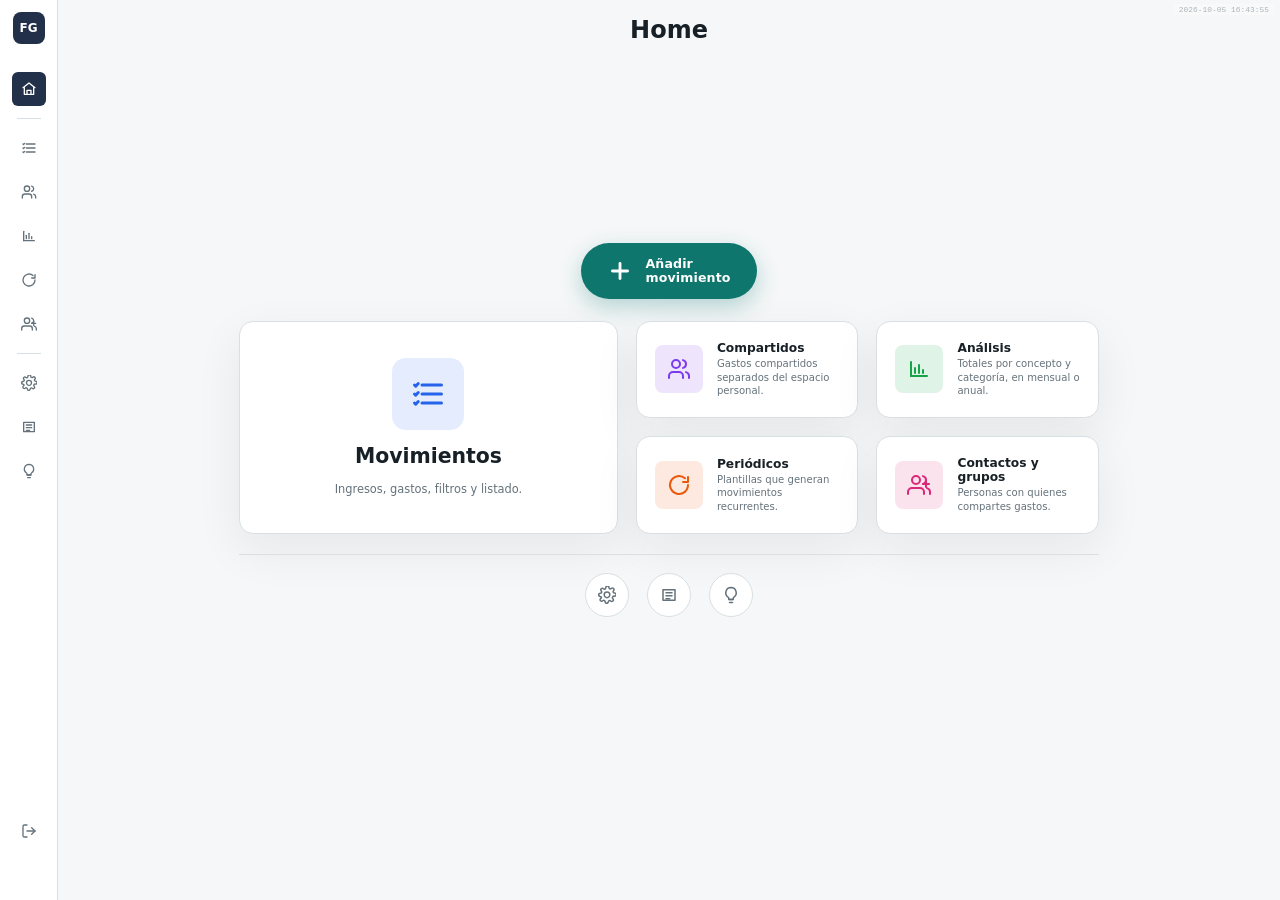
<file: index.html>
<!doctype html>
<html lang="es-ES">
  <head>
    <meta charset="utf-8">
    <meta name="viewport" content="width=device-width, initial-scale=1">
    <title>FlowGrid</title>
    <script>
      // En el host de desarrollo (dev.flowgrid.arcdev.app) cambiamos
      // título y manifest a la versión "Dev FlowGrid" antes de que
      // el navegador procese el manifest. Así, al instalar como
      // PWA o añadir al home screen, el atajo se llama distinto que
      // el de producción y se puede tener ambos sin confundirlos.
      // Importante: este script tiene que ir ANTES del <link
      // rel="manifest"> para que la sustitución del href ocurra a
      // tiempo. Hacemos el rewrite vía DOMContentLoaded pero
      // también seteamos el title de inmediato.
      (function () {
        if (!/^dev\./.test(location.hostname)) return;
        document.title = "Dev FlowGrid";
        document.addEventListener("DOMContentLoaded", function () {
          const link = document.getElementById("app-manifest");
          if (link) {
            link.href = "manifest-dev.webmanifest?v=20261102-gold-v2";
          }
        });
      })();
    </script>
    <!-- Iconos. Los archivos viven en /icons; al cambiarlos conviene
         bumpear el query-string ?v= para forzar refresh en clientes con
         caché agresivo (favicons en especial). -->
    <link rel="icon" type="image/x-icon" href="icons/flowgrid-v2.ico?v=20261102-gold-v2">
    <link rel="icon" type="image/png" sizes="32x32" href="icons/flowgrid-icon-32-v2.png?v=20261102-gold-v2">
    <link rel="icon" type="image/png" sizes="16x16" href="icons/flowgrid-icon-16-v2.png?v=20261102-gold-v2">
    <link rel="apple-touch-icon" sizes="180x180" href="icons/flowgrid-icon-180-v2.png?v=20261102-gold-v2">
    <link id="app-manifest" rel="manifest" href="manifest.webmanifest?v=20261102-gold-v2">
    <meta name="theme-color" content="#228974">
    <link rel="stylesheet" href="styles.css?v=2026-10-05-1643">
    <style>
      /* Critical inline CSS for the mobile type-toggle. Inlined so it loads
         atomically with the HTML and can't be defeated by a stale styles.css
         cache. Type-select-field hidden ONLY when JS has confirmed the toggle
         is wired up (see .js-type-toggle on the form), so if scripts fail
         the user still has the original Tipo select to fall back on. */
      .type-toggle { display: none; }
      .type-toggle-button {
        display: grid;
        place-items: center;
        min-height: 76px;
        padding: 12px;
        color: #65727b;
        background: #fbfcfd;
        border: 2px solid #d8e0e4;
        border-radius: 12px;
        font: inherit;
        font-size: 1.1rem;
        font-weight: 800;
        cursor: pointer;
      }
      .type-toggle-button[data-type-target="expense"].is-active {
        color: #c92a2a;
        background: rgba(201, 42, 42, 0.08);
        border-color: #c92a2a;
      }
      .type-toggle-button[data-type-target="income"].is-active {
        color: #18794e;
        background: rgba(24, 121, 78, 0.08);
        border-color: #18794e;
      }
      @media (max-width: 719px) {
        .type-toggle {
          display: grid;
          grid-template-columns: 1fr 1fr;
          gap: 10px;
        }
        .movement-form .type-select-field {
          display: none;
        }
      }
    </style>
  </head>
  <body>
    <div id="auth-gate" class="auth-gate" hidden>
      <div class="auth-card">
        <div class="auth-brand">
          <span class="brand-mark">FG</span>
          <strong>FlowGrid</strong>
        </div>
        <h1>Entra con tu correo</h1>
        <p class="auth-blurb">Te enviamos un enlace magico. Haz clic en el desde tu correo y entras directo, sin contrasenas.</p>
        <form id="auth-form" class="auth-form">
          <label>
            <span>Correo electronico</span>
            <input id="auth-email" name="email" type="email" autocomplete="email" required>
          </label>
          <button id="auth-submit" class="primary-action" type="submit">Enviar enlace</button>
          <p id="auth-feedback" role="status" aria-live="polite"></p>
        </form>
      </div>
    </div>

    <div class="shell">
      <aside class="sidebar" aria-label="Navegacion principal">
        <div class="brand">
          <span class="brand-mark">FG</span>
          <div>
            <strong>FlowGrid</strong>
            <span>Finanzas personales</span>
          </div>
        </div>

        <nav class="nav">
          <button class="nav-button is-active" type="button" data-view-target="home" aria-label="Home">
            <svg class="nav-icon" aria-hidden="true" viewBox="0 0 24 24">
              <path d="m3 10 9-7 9 7"></path>
              <path d="M5 10v10h14V10"></path>
              <path d="M9 20v-6h6v6"></path>
            </svg>
          </button>
          <span class="nav-separator" aria-hidden="true"></span>
          <button class="nav-button" type="button" data-view-target="movements" aria-label="Movimientos">
            <svg class="nav-icon" aria-hidden="true" viewBox="0 0 24 24">
              <path d="M8 6h13"></path>
              <path d="M8 12h13"></path>
              <path d="M8 18h13"></path>
              <path d="m3 6 .8.8L5.5 5"></path>
              <path d="m3 12 .8.8 1.7-1.8"></path>
              <path d="m3 18 .8.8 1.7-1.8"></path>
            </svg>
          </button>
          <button class="nav-button" type="button" data-view-target="shared" aria-label="Compartidos">
            <svg class="nav-icon" aria-hidden="true" viewBox="0 0 24 24">
              <path d="M16 21v-2a4 4 0 0 0-4-4H6a4 4 0 0 0-4 4v2"></path>
              <path d="M9 11a4 4 0 1 0 0-8 4 4 0 0 0 0 8Z"></path>
              <path d="M22 21v-2a4 4 0 0 0-3-3.87"></path>
              <path d="M16 3.13a4 4 0 0 1 0 7.75"></path>
            </svg>
          </button>
          <button class="nav-button" type="button" data-view-target="analysis" aria-label="Análisis">
            <svg class="nav-icon" aria-hidden="true" viewBox="0 0 24 24">
              <path d="M4 19V5"></path>
              <path d="M4 19h16"></path>
              <path d="M8 16v-5"></path>
              <path d="M12 16V8"></path>
              <path d="M16 16v-3"></path>
            </svg>
          </button>
          <button class="nav-button" type="button" data-view-target="recurring" aria-label="Periódicos">
            <svg class="nav-icon" aria-hidden="true" viewBox="0 0 24 24">
              <path d="M21 12a9 9 0 1 1-3-6.7"></path>
              <path d="M21 4v5h-5"></path>
            </svg>
          </button>
          <button class="nav-button" type="button" data-view-target="contacts-groups" aria-label="Contactos y grupos">
            <svg class="nav-icon" aria-hidden="true" viewBox="0 0 24 24">
              <path d="M17 21v-2a4 4 0 0 0-4-4H5a4 4 0 0 0-4 4v2"></path>
              <path d="M9 11a4 4 0 1 0 0-8 4 4 0 0 0 0 8Z"></path>
              <path d="M23 21v-2a4 4 0 0 0-3-3.87"></path>
              <path d="M16 3.13a4 4 0 0 1 0 7.75"></path>
              <path d="M19 8v6"></path>
              <path d="M22 11h-6"></path>
            </svg>
          </button>
          <span class="nav-separator" aria-hidden="true"></span>
          <button class="nav-button" type="button" data-view-target="settings" aria-label="Configuracion">
            <svg class="nav-icon" aria-hidden="true" viewBox="0 0 24 24">
              <path d="M12 15.5A3.5 3.5 0 1 0 12 8a3.5 3.5 0 0 0 0 7.5Z"></path>
              <path d="M19.4 15a1.8 1.8 0 0 0 .36 1.98l.05.05a2.1 2.1 0 0 1-2.97 2.97l-.05-.05a1.8 1.8 0 0 0-1.98-.36 1.8 1.8 0 0 0-1.1 1.66V21a2.1 2.1 0 0 1-4.2 0v-.07a1.8 1.8 0 0 0-1.1-1.66 1.8 1.8 0 0 0-1.98.36l-.05.05a2.1 2.1 0 0 1-2.97-2.97l.05-.05A1.8 1.8 0 0 0 4.6 15a1.8 1.8 0 0 0-1.66-1.1H3a2.1 2.1 0 0 1 0-4.2h.07A1.8 1.8 0 0 0 4.73 8.6a1.8 1.8 0 0 0-.36-1.98l-.05-.05A2.1 2.1 0 0 1 7.29 3.6l.05.05a1.8 1.8 0 0 0 1.98.36A1.8 1.8 0 0 0 10.42 2.35V2a2.1 2.1 0 0 1 4.2 0v.07a1.8 1.8 0 0 0 1.1 1.66 1.8 1.8 0 0 0 1.98-.36l.05-.05a2.1 2.1 0 0 1 2.97 2.97l-.05.05a1.8 1.8 0 0 0-.36 1.98 1.8 1.8 0 0 0 1.66 1.1H22a2.1 2.1 0 0 1 0 4.2h-.07A1.8 1.8 0 0 0 19.4 15Z"></path>
            </svg>
          </button>
          <button class="nav-button" type="button" data-view-target="news" aria-label="Novedades">
            <svg class="nav-icon" aria-hidden="true" viewBox="0 0 24 24">
              <path d="M4 5h16v14H4z"></path>
              <path d="M8 9h8"></path>
              <path d="M8 13h8"></path>
              <path d="M8 17h5"></path>
            </svg>
          </button>
          <button class="nav-button" type="button" data-view-target="roadmap" aria-label="Proximas mejoras">
            <svg class="nav-icon" aria-hidden="true" viewBox="0 0 24 24" fill="none" stroke="currentColor" stroke-width="2" stroke-linecap="round" stroke-linejoin="round">
              <path d="M9 18h6"></path>
              <path d="M10 22h4"></path>
              <path d="M12 2a7 7 0 0 0-4 12.7c.6.4 1 1 1 1.7v.6a1 1 0 0 0 1 1h4a1 1 0 0 0 1-1v-.6c0-.7.4-1.3 1-1.7A7 7 0 0 0 12 2Z"></path>
            </svg>
          </button>
        </nav>

        <button id="auth-logout" class="session-logout" type="button" title="Cerrar sesion" aria-label="Cerrar sesion">
          <svg class="nav-icon" aria-hidden="true" viewBox="0 0 24 24">
            <path d="M9 21H5a2 2 0 0 1-2-2V5a2 2 0 0 1 2-2h4"></path>
            <path d="M16 17l5-5-5-5"></path>
            <path d="M21 12H9"></path>
          </svg>
        </button>
        <span id="auth-user" class="session-email" aria-live="polite"></span>
      </aside>

      <main class="app">
        <section class="view is-active" id="home-view" data-view="home" aria-labelledby="home-title">
          <header class="topbar">
            <div>
              <h1 id="home-title">Home</h1>
            </div>
          </header>

          <section class="panel">
            <button id="home-add-movement-cta" class="home-add-cta" type="button">
              <svg aria-hidden="true" viewBox="0 0 24 24" fill="none" stroke="currentColor" stroke-width="2.6" stroke-linecap="round" stroke-linejoin="round">
                <path d="M12 5v14"></path>
                <path d="M5 12h14"></path>
              </svg>
              <span class="home-add-cta-label">
                <span>A&ntilde;adir</span>
                <span>movimiento</span>
              </span>
            </button>

            <button id="home-inbox-banner" class="home-inbox-banner" type="button" hidden>
              <svg aria-hidden="true" viewBox="0 0 24 24" fill="none" stroke="currentColor" stroke-width="2" stroke-linecap="round" stroke-linejoin="round">
                <path d="M22 12h-6l-2 3h-4l-2-3H2"></path>
                <path d="M5.45 5.11 2 12v6a2 2 0 0 0 2 2h16a2 2 0 0 0 2-2v-6l-3.45-6.89A2 2 0 0 0 16.76 4H7.24a2 2 0 0 0-1.79 1.11z"></path>
              </svg>
              <span id="home-inbox-banner-text">Tienes propuestas esperando en la bandeja.</span>
              <strong>Revisar</strong>
            </button>

            <div class="module-groups">
              <section class="module-group">
                <div class="home-modules-layout">
                  <button class="module-card module-card--accent home-module-primary" type="button" data-view-target="movements" data-color="blue">
                    <span class="module-icon">
                      <svg class="nav-icon" aria-hidden="true" viewBox="0 0 24 24">
                        <path d="M8 6h13"></path>
                        <path d="M8 12h13"></path>
                        <path d="M8 18h13"></path>
                        <path d="m3 6 .8.8L5.5 5"></path>
                        <path d="m3 12 .8.8 1.7-1.8"></path>
                        <path d="m3 18 .8.8 1.7-1.8"></path>
                      </svg>
                    </span>
                    <strong>Movimientos</strong>
                    <small>Ingresos, gastos, filtros y listado.</small>
                  </button>

                  <div class="home-modules-secondary">
                    <button class="module-card module-card--accent home-module-secondary" type="button" data-view-target="shared" data-color="violet">
                      <span class="module-icon">
                        <svg class="nav-icon" aria-hidden="true" viewBox="0 0 24 24">
                          <path d="M16 21v-2a4 4 0 0 0-4-4H6a4 4 0 0 0-4 4v2"></path>
                          <path d="M9 11a4 4 0 1 0 0-8 4 4 0 0 0 0 8Z"></path>
                          <path d="M22 21v-2a4 4 0 0 0-3-3.87"></path>
                          <path d="M16 3.13a4 4 0 0 1 0 7.75"></path>
                        </svg>
                      </span>
                      <strong>Compartidos</strong>
                      <small>Gastos compartidos separados del espacio personal.</small>
                    </button>
                    <button class="module-card module-card--accent home-module-secondary" type="button" data-view-target="analysis" data-color="green">
                      <span class="module-icon">
                        <svg class="nav-icon" aria-hidden="true" viewBox="0 0 24 24">
                          <path d="M4 19V5"></path>
                          <path d="M4 19h16"></path>
                          <path d="M8 16v-5"></path>
                          <path d="M12 16V8"></path>
                          <path d="M16 16v-3"></path>
                        </svg>
                      </span>
                      <strong>An&aacute;lisis</strong>
                      <small>Totales por concepto y categor&iacute;a, en mensual o anual.</small>
                    </button>
                    <button class="module-card module-card--accent home-module-secondary" type="button" data-view-target="recurring" data-color="orange">
                      <span class="module-icon">
                        <svg class="nav-icon" aria-hidden="true" viewBox="0 0 24 24">
                          <path d="M21 12a9 9 0 1 1-3-6.7"></path>
                          <path d="M21 4v5h-5"></path>
                        </svg>
                      </span>
                      <strong>Peri&oacute;dicos</strong>
                      <small>Plantillas que generan movimientos recurrentes.</small>
                    </button>
                    <button class="module-card module-card--accent home-module-secondary" type="button" data-view-target="contacts-groups" data-color="rose">
                      <span class="module-icon">
                        <svg class="nav-icon" aria-hidden="true" viewBox="0 0 24 24">
                          <path d="M17 21v-2a4 4 0 0 0-4-4H5a4 4 0 0 0-4 4v2"></path>
                          <path d="M9 11a4 4 0 1 0 0-8 4 4 0 0 0 0 8Z"></path>
                          <path d="M23 21v-2a4 4 0 0 0-3-3.87"></path>
                          <path d="M16 3.13a4 4 0 0 1 0 7.75"></path>
                          <path d="M19 8v6"></path>
                          <path d="M22 11h-6"></path>
                        </svg>
                      </span>
                      <strong>Contactos y grupos</strong>
                      <small>Personas con quienes compartes gastos.</small>
                    </button>
                  </div>
                </div>
              </section>
              <nav class="meta-row" aria-label="Configuracion y novedades">
                <button class="meta-link" type="button" data-view-target="settings" title="Configuración" aria-label="Configuración">
                  <svg class="nav-icon" aria-hidden="true" viewBox="0 0 24 24">
                    <path d="M12 15.5A3.5 3.5 0 1 0 12 8a3.5 3.5 0 0 0 0 7.5Z"></path>
                    <path d="M19.4 15a1.8 1.8 0 0 0 .36 1.98l.05.05a2.1 2.1 0 0 1-2.97 2.97l-.05-.05a1.8 1.8 0 0 0-1.98-.36 1.8 1.8 0 0 0-1.1 1.66V21a2.1 2.1 0 0 1-4.2 0v-.07a1.8 1.8 0 0 0-1.1-1.66 1.8 1.8 0 0 0-1.98.36l-.05.05a2.1 2.1 0 0 1-2.97-2.97l.05-.05A1.8 1.8 0 0 0 4.6 15a1.8 1.8 0 0 0-1.66-1.1H3a2.1 2.1 0 0 1 0-4.2h.07A1.8 1.8 0 0 0 4.73 8.6a1.8 1.8 0 0 0-.36-1.98l-.05-.05A2.1 2.1 0 0 1 7.29 3.6l.05.05a1.8 1.8 0 0 0 1.98.36A1.8 1.8 0 0 0 10.42 2.35V2a2.1 2.1 0 0 1 4.2 0v.07a1.8 1.8 0 0 0 1.1 1.66 1.8 1.8 0 0 0 1.98-.36l.05-.05a2.1 2.1 0 0 1 2.97 2.97l-.05.05a1.8 1.8 0 0 0-.36 1.98 1.8 1.8 0 0 0 1.66 1.1H22a2.1 2.1 0 0 1 0 4.2h-.07A1.8 1.8 0 0 0 19.4 15Z"></path>
                  </svg>
                  <span>Configuraci&oacute;n</span>
                </button>
                <button class="meta-link" type="button" data-view-target="news" title="Novedades" aria-label="Novedades">
                  <svg class="nav-icon" aria-hidden="true" viewBox="0 0 24 24">
                    <path d="M4 5h16v14H4z"></path>
                    <path d="M8 9h8"></path>
                    <path d="M8 13h8"></path>
                    <path d="M8 17h5"></path>
                  </svg>
                  <span>Novedades</span>
                </button>
                <button class="meta-link" type="button" data-view-target="roadmap" title="Próximas mejoras" aria-label="Próximas mejoras">
                  <svg class="nav-icon" aria-hidden="true" viewBox="0 0 24 24" fill="none" stroke="currentColor" stroke-width="2" stroke-linecap="round" stroke-linejoin="round">
                    <path d="M9 18h6"></path>
                    <path d="M10 22h4"></path>
                    <path d="M12 2a7 7 0 0 0-4 12.7c.6.4 1 1 1 1.7v.6a1 1 0 0 0 1 1h4a1 1 0 0 0 1-1v-.6c0-.7.4-1.3 1-1.7A7 7 0 0 0 12 2Z"></path>
                  </svg>
                  <span>Pr&oacute;ximas mejoras</span>
                </button>
              </nav>
            </div>
          </section>

        </section>

        <section class="view" id="movements-view" data-view="movements" aria-labelledby="movements-title">
          <header class="topbar">
            <div>
              <h1 id="movements-title">Movimientos</h1>
            </div>
            <p id="current-period" class="period">Mes actual</p>
          </header>

          <section class="panel" aria-labelledby="movement-count">
            <header class="ledger-header">
              <div class="ledger-header-top">
                <h2 id="movement-count">0 movimientos</h2>
                <div class="ledger-actions">
                  <button id="reset-search-top" class="filter-clear-button filter-clear-button--top" data-role="reset" type="button" aria-label="Limpiar filtros" hidden>x</button>
                  <button id="open-inbox" class="ghost-action inbox-open-button" type="button" data-view-target="inbox" title="Bandeja de propuestas de IA">
                    Bandeja
                    <span id="inbox-open-count" class="inbox-count-badge" hidden></span>
                  </button>
                  <button id="open-filter" class="primary-action ledger-filter-toggle" type="button" aria-expanded="false" aria-controls="filter-bar">Filtrar</button>
                  <button id="open-movement-modal" class="primary-action" type="button">Nuevo movimiento</button>
                </div>
              </div>
              <div id="filter-bar" class="filter-bar is-collapsed-mobile">
                <select id="filter-field-mobile" class="filter-field-mobile" aria-label="Campo a filtrar">
                  <option value="all">Todos</option>
                  <option value="concept">Concepto</option>
                  <option value="note">Nota</option>
                  <option value="party">Emisor / receptor</option>
                </select>
                <input id="filter-text" class="filter-text" type="search" autocomplete="off" placeholder="Buscar texto&hellip;" aria-label="Texto a filtrar">
                <select id="filter-concept" class="filter-concept-desktop" aria-label="Filtrar por concepto">
                  <option value="all">Cualquier concepto</option>
                </select>
                <select id="category-filter" class="filter-category-desktop" aria-label="Filtrar por categor&iacute;a">
                  <option value="all">Cualquier categor&iacute;a</option>
                </select>
                <select id="type-filter" class="filter-type-desktop" aria-label="Filtrar por tipo">
                  <option value="all">Cualquier tipo</option>
                  <option value="expense">Gastos</option>
                  <option value="income">Ingresos</option>
                </select>
                <button id="reset-search" class="filter-clear-button filter-clear-button--bar" data-role="reset" type="button" aria-label="Limpiar filtros" hidden>x</button>
              </div>
            </header>

            <div id="movement-list" class="movement-list"></div>
          </section>
        </section>

        <div id="movement-modal" class="modal" hidden>
          <div class="modal-dialog" role="dialog" aria-modal="true" aria-labelledby="form-title">
            <div class="section-heading">
              <h2 id="form-title">Nuevo movimiento</h2>
              <button id="close-movement-modal" class="delete-action" type="button" aria-label="Cerrar">x</button>
            </div>
            <p id="form-feedback" class="modal-feedback" role="status" aria-live="polite"></p>

            <form id="movement-form" class="movement-form">
              <div class="type-toggle" role="group" aria-label="Tipo de movimiento">
                <button type="button" class="type-toggle-button is-active" data-type-target="expense">Gasto</button>
                <button type="button" class="type-toggle-button" data-type-target="income">Ingreso</button>
              </div>

              <label class="type-select-field">
                <span>Tipo</span>
                <select id="type" name="type" required>
                  <option value="expense">Gasto</option>
                  <option value="income">Ingreso</option>
                </select>
              </label>

              <label>
                <span>Fecha</span>
                <input id="date" name="date" type="hidden" required>
                <button id="date-trigger" class="date-trigger" type="button" aria-haspopup="dialog" aria-expanded="false"></button>
              </label>

              <label>
                <span>Importe</span>
                <div class="amount-input">
                  <input id="amount" name="amount" type="number" inputmode="decimal" step="0.01" min="0.01" placeholder="0,00" required>
                  <span class="amount-suffix" aria-hidden="true">€</span>
                </div>
              </label>

              <label>
                <span>Concepto</span>
                <select id="concept" name="concept" required></select>
              </label>

              <input id="category" name="category" type="hidden" required>

              <label>
                <span>Emisor / receptor</span>
                <input id="party" name="party" type="text" autocomplete="off" list="party-suggestions">
                <datalist id="party-suggestions"></datalist>
              </label>

              <label>
                <span>Recurrencia</span>
                <select id="recurrence" name="recurrence">
                  <option value="">Puntual</option>
                  <option value="mensual">Mensual</option>
                  <option value="anual">Anual</option>
                </select>
              </label>

              <label class="field-wide">
                <span>Nota</span>
                <textarea id="note" name="note" rows="2"></textarea>
              </label>

              <label class="toggle-field">
                <input id="is-shared" name="isShared" type="checkbox">
                <span>Gasto compartido</span>
              </label>

              <div id="shared-fields" class="shared-fields" hidden>
                <label class="shared-contact-field">
                  <span>Compartido con</span>
                  <div class="shared-contact-control">
                    <select id="shared-contact" name="sharedContactId"></select>
                    <button id="shared-contact-add" class="icon-button" type="button" title="Crear contacto" aria-label="Crear contacto">+</button>
                  </div>
                </label>

                <!-- Caso 1↔1: contacto seleccionado. Modo y partes uneven. -->
                <label class="shared-mode-field" data-shared-target-kind="contact">
                  <span>Modo</span>
                  <select id="shared-mode" name="sharedMode">
                    <option value="me-equal">T&uacute; pagaste, partes iguales</option>
                    <option value="me-uneven">T&uacute; pagaste, partes desiguales</option>
                    <option value="me-full">Se te debe la cantidad total</option>
                    <option value="them-equal">Contacto pag&oacute;, partes iguales</option>
                    <option value="them-uneven">Contacto pag&oacute;, partes desiguales</option>
                    <option value="them-full">Le debes la cantidad total al contacto</option>
                  </select>
                </label>
                <div id="shared-uneven" class="shared-uneven" hidden data-shared-target-kind="contact">
                  <label>
                    <span>Tu parte</span>
                    <input id="shared-my-share" name="myShare" type="number" inputmode="decimal" step="0.01" min="0" placeholder="0,00">
                  </label>
                  <label>
                    <span id="shared-their-share-label">Su parte</span>
                    <input id="shared-their-share" name="theirShare" type="number" inputmode="decimal" step="0.01" min="0" placeholder="0,00">
                  </label>
                  <p id="shared-uneven-feedback" class="shared-uneven-feedback"></p>
                </div>

                <!-- Caso grupo: pagador + reparto entre miembros activos. -->
                <div id="shared-group-fields" class="shared-group-fields" hidden data-shared-target-kind="group">
                  <label>
                    <span>Pagador</span>
                    <select id="shared-group-payer" name="groupPayer"></select>
                  </label>
                  <label>
                    <span>Reparto</span>
                    <select id="shared-group-mode" name="groupMode">
                      <option value="equal">A partes iguales</option>
                      <option value="uneven">Desiguales (cantidades por miembro)</option>
                    </select>
                  </label>
                  <div id="shared-group-shares" class="shared-group-shares" hidden></div>
                  <p id="shared-group-feedback" class="shared-uneven-feedback"></p>
                </div>
              </div>

              <label id="edit-comment-field" class="edit-comment-field field-wide" hidden>
                <span>Comentario sobre el cambio <small class="label-hint">(opcional)</small></span>
                <input id="edit-comment" name="editComment" type="text" autocomplete="off" maxlength="280" placeholder="Ej: corregí el importe, era 12&nbsp;€">
              </label>

              <button id="convert-to-recurring" class="ghost-action convert-to-recurring" type="button" hidden>
                <svg aria-hidden="true" viewBox="0 0 24 24" fill="none" stroke="currentColor" stroke-width="2" stroke-linecap="round" stroke-linejoin="round">
                  <path d="M21 12a9 9 0 1 1-3-6.7"></path>
                  <path d="M21 4v5h-5"></path>
                </svg>
                Convertir en plantilla peri&oacute;dica
              </button>

              <button class="primary-action movement-submit" type="submit">
                <span class="movement-submit-label">A&ntilde;adir movimiento</span>
                <svg class="movement-submit-icon" aria-hidden="true" viewBox="0 0 24 24" fill="none" stroke="currentColor" stroke-width="2.5" stroke-linecap="round" stroke-linejoin="round">
                  <path d="M5 12l5 5L20 7"></path>
                </svg>
              </button>
            </form>
          </div>
        </div>

        <section class="view" id="inbox-view" data-view="inbox" aria-labelledby="inbox-title">
          <header class="topbar">
            <div>
              <h1 id="inbox-title">Bandeja</h1>
            </div>
            <p id="inbox-count" class="period">0 propuestas</p>
          </header>

          <section class="panel">
            <p class="inbox-blurb">
              Aqu&iacute; llegan los movimientos que te prepara una IA. Nada se guarda hasta que lo aceptas.
              Si una propuesta se parece a algo que ya tienes, te lo marco para que no lo metas dos veces.
            </p>

            <div class="inbox-tools">
              <button id="inbox-copy-instructions" class="ghost-action" type="button">Copiar instrucciones para la IA</button>
              <button type="button" class="ghost-action" data-view-target="movements">Volver a movimientos</button>
            </div>
            <div id="inbox-instructions-box" class="inbox-instructions" hidden>
              <p>No he podido copiar al portapapeles. Selecciona el texto y c&oacute;pialo a mano:</p>
              <textarea id="inbox-instructions-text" rows="10" readonly></textarea>
            </div>

            <details id="inbox-paste-panel" class="inbox-paste">
              <summary>Pegar respuesta de la IA</summary>
              <textarea id="inbox-paste-text" rows="8" placeholder="Pega aqu&iacute; el bloque JSON (o la respuesta entera: ya busco yo el JSON)&hellip;"></textarea>
              <div class="inbox-paste-row">
                <button id="inbox-paste-submit" class="primary-action" type="button">A&ntilde;adir a la bandeja</button>
                <span id="inbox-paste-status" class="inbox-paste-status" role="status" aria-live="polite"></span>
              </div>
            </details>

            <div id="inbox-bulk" class="inbox-bulk" hidden>
              <button id="inbox-accept-ready" class="primary-action" type="button">Aceptar las listas</button>
              <button id="inbox-discard-all" class="ghost-action inbox-discard" type="button">Descartar todas</button>
            </div>

            <div id="inbox-list" class="inbox-list"></div>
            <p id="inbox-empty" class="empty-state">La bandeja est&aacute; vac&iacute;a.</p>
          </section>
        </section>

        <section class="view" id="analysis-view" data-view="analysis" data-mode="month" aria-labelledby="analysis-title">
          <header class="topbar">
            <div>
              <h1 id="analysis-title">An&aacute;lisis</h1>
            </div>
            <div class="analysis-mode-toggle" role="group" aria-label="Granularidad del an&aacute;lisis">
              <button type="button" class="type-toggle-button is-active" data-analysis-mode="month">Mensual</button>
              <button type="button" class="type-toggle-button" data-analysis-mode="year">Anual</button>
            </div>
          </header>

          <section class="panel analysis-panel" data-analysis-pane="month">
            <div class="period-toolbar">
              <button class="icon-button" type="button" data-period="month" data-step="-1" aria-label="Mes anterior">‹</button>
              <strong id="month-period-label"></strong>
              <button class="icon-button" type="button" data-period="month" data-step="1" aria-label="Mes siguiente">›</button>
            </div>
            <section class="summary compact-summary" aria-label="Resumen mensual">
              <article class="metric">
                <span>Ingresos</span>
                <strong id="month-income-total">0,00 EUR</strong>
              </article>
              <article class="metric">
                <span>Gastos</span>
                <strong id="month-expense-total">0,00 EUR</strong>
              </article>
              <article class="metric metric-balance">
                <span>Balance</span>
                <strong id="month-balance-total">0,00 EUR</strong>
              </article>
            </section>
            <div class="analysis-grid">
              <section>
                <div class="section-heading">
                  <h2>Por concepto</h2>
                </div>
                <div id="month-concept-breakdown" class="breakdown-list"></div>
              </section>
              <section>
                <div class="section-heading">
                  <h2>Por categoria</h2>
                </div>
                <div id="month-category-breakdown" class="breakdown-list"></div>
              </section>
            </div>
          </section>

          <section class="panel analysis-panel" data-analysis-pane="year" hidden>
            <div class="period-toolbar">
              <button class="icon-button" type="button" data-period="year" data-step="-1" aria-label="Año anterior">‹</button>
              <strong id="year-period-label"></strong>
              <button class="icon-button" type="button" data-period="year" data-step="1" aria-label="Año siguiente">›</button>
            </div>
            <section class="summary compact-summary" aria-label="Resumen anual">
              <article class="metric">
                <span>Ingresos</span>
                <strong id="year-income-total">0,00 EUR</strong>
              </article>
              <article class="metric">
                <span>Gastos</span>
                <strong id="year-expense-total">0,00 EUR</strong>
              </article>
              <article class="metric metric-balance">
                <span>Balance</span>
                <strong id="year-balance-total">0,00 EUR</strong>
              </article>
            </section>
            <div class="analysis-grid">
              <section>
                <div class="section-heading">
                  <h2>Por concepto</h2>
                </div>
                <div id="year-concept-breakdown" class="breakdown-list"></div>
              </section>
              <section>
                <div class="section-heading">
                  <h2>Por categoria</h2>
                </div>
                <div id="year-category-breakdown" class="breakdown-list"></div>
              </section>
            </div>
          </section>
        </section>

        <section class="view" id="recurring-view" data-view="recurring" aria-labelledby="recurring-title">
          <header class="topbar">
            <div>
              <h1 id="recurring-title">Peri&oacute;dicos</h1>
            </div>
            <p id="recurring-count" class="period">0 plantillas</p>
          </header>

          <section class="panel">
            <header class="ledger-header">
              <div class="ledger-header-top">
                <h2>Tus plantillas recurrentes</h2>
                <div class="ledger-actions">
                  <button id="open-recurring-modal" class="primary-action" type="button">Nueva plantilla</button>
                </div>
              </div>
            </header>

            <p class="recurring-blurb">
              Cada plantilla genera autom&aacute;ticamente un movimiento en su d&iacute;a (alquileres, suscripciones, n&oacute;minas).
              Editar el importe solo afecta a generaciones futuras; los movimientos pasados no se modifican.
              Si pausas una plantilla, deja de generar nuevos movimientos hasta que la reactives, y al hacerlo arranca desde la pr&oacute;xima ocurrencia (no recupera los meses de la pausa).
            </p>

            <div id="recurring-filter" class="recurring-filter" role="group" aria-label="Filtrar plantillas">
              <button type="button" class="recurring-filter-btn is-active" data-filter="all">Todas</button>
              <button type="button" class="recurring-filter-btn" data-filter="individual">Individuales</button>
              <button type="button" class="recurring-filter-btn" data-filter="shared">Compartidas</button>
            </div>

            <div id="recurring-list" class="recurring-list"></div>
            <p id="recurring-empty" class="empty-state" hidden>
              A&uacute;n no tienes plantillas. Crea la primera para que FlowGrid genere tus movimientos recurrentes.
            </p>
          </section>
        </section>

        <div id="recurring-modal" class="modal" hidden>
          <div class="modal-dialog" role="dialog" aria-modal="true" aria-labelledby="recurring-form-title">
            <div class="section-heading">
              <h2 id="recurring-form-title">Nueva plantilla peri&oacute;dica</h2>
              <button id="close-recurring-modal" class="delete-action" type="button" aria-label="Cerrar">x</button>
            </div>
            <p id="recurring-feedback" class="modal-feedback" role="status" aria-live="polite"></p>

            <form id="recurring-form" class="movement-form">
              <label>
                <span>Tipo</span>
                <select id="recurring-type" name="type" required>
                  <option value="expense">Gasto</option>
                  <option value="income">Ingreso</option>
                </select>
              </label>

              <label>
                <span>Concepto</span>
                <select id="recurring-concept" name="concept" required></select>
              </label>

              <label>
                <span>Categor&iacute;a</span>
                <select id="recurring-category" name="category" required></select>
              </label>

              <label>
                <span>Importe</span>
                <div class="amount-input">
                  <input id="recurring-amount" name="amount" type="number" inputmode="decimal" step="0.01" min="0.01" placeholder="0,00" required>
                  <span class="amount-suffix" aria-hidden="true">€</span>
                </div>
              </label>

              <label>
                <span>Periodicidad</span>
                <select id="recurring-periodicity" name="periodicity" required>
                  <option value="monthly">Mensual</option>
                  <option value="yearly">Anual</option>
                </select>
              </label>

              <label>
                <span>Empieza el</span>
                <input id="recurring-start-date" name="startDate" type="hidden" required>
                <button id="recurring-start-date-trigger" class="date-trigger" type="button" aria-haspopup="dialog" aria-expanded="false"></button>
              </label>

              <label id="recurring-day-of-month-field" hidden>
                <span>D&iacute;a del mes</span>
                <input id="recurring-day-of-month" name="dayOfMonth" type="number" min="1" max="31">
              </label>

              <label id="recurring-month-of-year-field" hidden>
                <span>Mes del a&ntilde;o</span>
                <select id="recurring-month-of-year" name="monthOfYear">
                  <option value="1">Enero</option>
                  <option value="2">Febrero</option>
                  <option value="3">Marzo</option>
                  <option value="4">Abril</option>
                  <option value="5">Mayo</option>
                  <option value="6">Junio</option>
                  <option value="7">Julio</option>
                  <option value="8">Agosto</option>
                  <option value="9">Septiembre</option>
                  <option value="10">Octubre</option>
                  <option value="11">Noviembre</option>
                  <option value="12">Diciembre</option>
                </select>
              </label>

              <button type="button" id="recurring-customize-day-toggle" class="recurring-customize-toggle">Personalizar d&iacute;a de repetici&oacute;n</button>

              <label>
                <span>Termina el (opcional)</span>
                <input id="recurring-end-date" name="endDate" type="hidden">
                <div class="date-trigger-row">
                  <button id="recurring-end-date-trigger" class="date-trigger" type="button" aria-haspopup="dialog" aria-expanded="false"></button>
                  <button id="recurring-end-date-clear" class="ghost-action date-clear-button" type="button" hidden>Quitar</button>
                </div>
              </label>

              <label>
                <span>Emisor / receptor (opcional) <small class="label-hint">— tambi&eacute;n admite los placeholders</small></span>
                <input id="recurring-party" name="party" type="text" autocomplete="off" list="party-suggestions">
              </label>

              <label>
                <span>Nota (opcional) <small class="label-hint">— admite <code>[mes]</code>, <code>[Mes]</code>, <code>[a&ntilde;o]</code>, <code>[d&iacute;a]</code>, <code>[fecha]</code></small></span>
                <input id="recurring-note" name="note" type="text" autocomplete="off" placeholder="Ej: Alquiler [mes] [a&ntilde;o]">
                <small id="recurring-note-preview" class="placeholder-preview" hidden></small>
              </label>

              <label>
                <span>Compartido con</span>
                <select id="recurring-shared-contact" name="sharedContactId">
                  <option value="">Solo personal (sin compartir)</option>
                </select>
              </label>

              <div id="recurring-shared-fields" class="shared-fields" hidden data-shared-target-kind="contact">
                <label class="shared-mode-field">
                  <span>Modo de reparto</span>
                  <select id="recurring-shared-mode" name="sharedMode">
                    <option value="me-equal">T&uacute; pagas, partes iguales</option>
                    <option value="me-uneven">T&uacute; pagas, partes desiguales</option>
                    <option value="me-full">Se te debe la cantidad total</option>
                    <option value="them-equal">Otro paga, partes iguales</option>
                    <option value="them-uneven">Otro paga, partes desiguales</option>
                    <option value="them-full">Le debes la cantidad total</option>
                  </select>
                </label>

                <div id="recurring-shared-uneven" class="shared-uneven" hidden>
                  <label>
                    <span>Tu parte</span>
                    <input id="recurring-shared-my-share" name="myShare" type="number" inputmode="decimal" step="0.01" min="0" placeholder="0,00">
                  </label>
                  <label>
                    <span>Su parte</span>
                    <input id="recurring-shared-their-share" name="theirShare" type="number" inputmode="decimal" step="0.01" min="0" placeholder="0,00">
                  </label>
                </div>
              </div>

              <div id="recurring-shared-group-info" class="shared-group-fields" hidden>
                <p class="recurring-group-hint" id="recurring-group-hint"></p>
              </div>

              <button class="primary-action" type="submit">
                <span class="movement-submit-label" id="recurring-submit-label">Crear plantilla</span>
              </button>
            </form>
          </div>
        </div>

        <section class="view" id="shared-view" data-view="shared" aria-labelledby="shared-title">
          <header class="topbar">
            <div>
              <h1 id="shared-title">Compartidos</h1>
            </div>
          </header>

          <details id="shared-callout" class="panel callout-panel" open>
            <summary>
              <span>&iquest;C&oacute;mo funcionan los gastos compartidos?</span>
              <svg class="callout-chevron" aria-hidden="true" viewBox="0 0 24 24" fill="none" stroke="currentColor" stroke-width="2.2" stroke-linecap="round" stroke-linejoin="round">
                <path d="M6 9l6 6 6-6"></path>
              </svg>
            </summary>
            <div class="callout-body">
              <p>Marca cualquier gasto como <strong>compartido</strong> y FlowGrid lo divide entre t&uacute; y la otra persona. En tus gastos solo cuenta <strong>tu parte</strong>; la otra queda como saldo pendiente con tu contacto.</p>
              <p class="callout-example"><strong>Ejemplo:</strong> cena 30&nbsp;&euro;, pagas t&uacute;, partes iguales &rarr; tus gastos del mes suben 15&nbsp;&euro;, y aparece <strong>+15&nbsp;&euro;</strong> que tu contacto te debe. Cuando os liquid&eacute;is, el saldo se cierra.</p>
              <p class="callout-hint">Si tu contacto tiene cuenta y acepta tu invitaci&oacute;n, ambos veis los mismos gastos compartidos. Tu parte aparece en tus <strong>movimientos</strong> aunque no hayas pagado t&uacute;: lo que debes es un gasto tuyo igualmente. <strong>Liquidar</strong> un gasto solo cierra el saldo aqu&iacute; &mdash; no a&ntilde;ade ni quita movimientos personales.</p>
              <p class="callout-hint">Funciona como <em>Splitwise</em>, pero integrado con tu propia lista de gastos: as&iacute; tu balance personal refleja siempre lo que de verdad has gastado.</p>
            </div>
          </details>

          <section class="panel">
            <div class="section-heading">
              <h2>Saldos</h2>
              <div class="section-heading-aside">
                <span id="shared-contacts-count"></span>
                <button id="register-advance" class="ghost-action" type="button">Registrar adelanto</button>
              </div>
            </div>
            <div class="shared-mobile-picker-row">
              <button id="shared-mobile-back-to-all" class="shared-mobile-back" type="button" hidden>
                <svg aria-hidden="true" viewBox="0 0 24 24" fill="none" stroke="currentColor" stroke-width="2.4" stroke-linecap="round" stroke-linejoin="round">
                  <path d="M15 18l-6-6 6-6"></path>
                </svg>
                <span>Volver a Todos</span>
              </button>
              <label class="shared-mobile-picker">
                <span>Contacto o grupo</span>
                <select id="shared-mobile-contact-picker">
                  <option value="all">Todos</option>
                </select>
              </label>
            </div>
            <div id="shared-balances" class="balance-grid"></div>
          </section>

          <section class="panel">
            <div class="section-heading">
              <h2>Movimientos compartidos</h2>
            </div>

            <div class="shared-toolbar">
              <label>
                <span>Contacto o grupo</span>
                <select id="shared-contact-filter">
                  <option value="all">Todos</option>
                </select>
              </label>
            </div>

            <div id="shared-entries" class="shared-entries"></div>
          </section>
        </section>

        <div id="payment-modal" class="modal" hidden>
          <div class="modal-dialog" role="dialog" aria-modal="true" aria-labelledby="payment-title">
            <div class="section-heading">
              <h2 id="payment-title">Liquidar saldo</h2>
              <button id="close-payment-modal" class="delete-action" type="button" aria-label="Cerrar">x</button>
              <p id="payment-feedback" role="status" aria-live="polite"></p>
            </div>

            <form id="payment-form" class="movement-form">
              <label class="field-wide toggle-field">
                <input id="payment-advance" name="advance" type="checkbox">
                <span>Es un adelanto por un gasto futuro</span>
              </label>
              <label>
                <span>Contacto</span>
                <select id="payment-contact" name="contactId" required></select>
              </label>
              <label id="payment-direction-field" hidden>
                <span>&iquest;Qui&eacute;n adelanta?</span>
                <select id="payment-direction" name="direction">
                  <option value="them">Te paga el contacto</option>
                  <option value="me">Pagas t&uacute;</option>
                </select>
              </label>
              <label id="payment-concept-field" class="field-wide" hidden>
                <span>&iquest;Para qu&eacute; es? <small class="label-hint">(gasto previsto)</small></span>
                <input id="payment-concept" name="concept" type="text" autocomplete="off" placeholder="Ej. Cena de cumplea&ntilde;os">
              </label>
              <label>
                <span>Importe</span>
                <input id="payment-amount" name="amount" type="number" inputmode="decimal" step="0.01" min="0.01" required>
              </label>
              <label>
                <span>Fecha</span>
                <input id="payment-date" name="date" type="hidden" required>
                <button id="payment-date-trigger" class="date-trigger" type="button" aria-haspopup="dialog" aria-expanded="false"></button>
              </label>
              <label class="field-wide">
                <span>Nota</span>
                <input id="payment-note" name="note" type="text" autocomplete="off">
              </label>
              <button id="payment-submit" class="primary-action" type="submit">Liquidar</button>
            </form>
          </div>
        </div>


        <section class="view" id="contacts-groups-view" data-view="contacts-groups" aria-labelledby="contacts-groups-title">
          <header class="topbar">
            <div>
              <h1 id="contacts-groups-title">Contactos y grupos</h1>
            </div>
            <div class="contacts-mode-toggle subpane-toggle" role="group" aria-label="Cambiar entre contactos y grupos">
              <button type="button" class="type-toggle-button is-active" data-contacts-mode="contacts">Contactos</button>
              <button type="button" class="type-toggle-button" data-contacts-mode="groups">Grupos</button>
            </div>
          </header>

          <div class="settings-subpane" data-contacts-pane="contacts">
            <section class="panel">
              <div class="section-heading">
                <h2>Contactos</h2>
                <span id="contacts-count"></span>
              </div>
              <p class="empty-state">Los contactos se usan para los gastos compartidos. Puedes ponerles email para invitarles a colaborar.</p>

              <form id="contacts-form" class="settings-form">
                <label>
                  <span>Nombre</span>
                  <input id="new-contact-name" name="name" type="text" autocomplete="off" required>
                </label>
                <label>
                  <span>Email <small class="label-hint">(opcional)</small></span>
                  <input id="new-contact-email" name="email" type="email" autocomplete="off">
                </label>
                <button class="primary-action" type="submit">A&ntilde;adir contacto</button>
              </form>

              <div id="contacts-list" class="config-list"></div>
            </section>
          </div>

          <div class="settings-subpane" data-contacts-pane="groups" hidden>
            <section class="panel">
              <div class="section-heading">
                <h2>Grupos</h2>
                <span id="groups-count"></span>
              </div>
              <p class="empty-state group-blurb">
                Los grupos te permiten repartir un mismo gasto entre varias personas (suscripciones, alquileres, viajes&hellip;). Cada par tiene su propio saldo, as&iacute; que liquidas con cada miembro por separado.
              </p>

              <form id="group-create-form" class="settings-form" onsubmit="return false;">
                <label>
                  <span>Nombre del grupo</span>
                  <input id="new-group-name" name="name" type="text" autocomplete="off" required placeholder="Ej: YouTube, Casa, Viaje a Lisboa">
                </label>
                <button class="primary-action" type="submit">Crear grupo</button>
              </form>

              <div id="groups-list" class="groups-list"></div>
              <p id="groups-empty" class="empty-state" hidden>
                A&uacute;n no tienes grupos. Crea el primero arriba.
              </p>
            </section>
          </div>
        </section>

        <section class="view" id="settings-view" data-view="settings" aria-labelledby="settings-title">
          <header class="topbar">
            <div>
              <h1 id="settings-title">Configuracion</h1>
            </div>
          </header>

          <div class="settings-tabs" aria-label="Secciones de configuracion">
            <button class="settings-tab is-active" type="button" data-settings-target="concepts">Conceptos y categorias</button>
            <button class="settings-tab" type="button" data-settings-target="avisos">Avisos</button>
            <button class="settings-tab" type="button" data-settings-target="theme">Tema</button>
            <button class="settings-tab" type="button" data-settings-target="csv">CSV</button>
            <button class="settings-tab" type="button" data-settings-target="backup">Backup JS</button>
          </div>

          <section class="settings-panel is-active" data-settings-panel="concepts">
            <section class="panel">
              <div class="section-heading">
                <h2>Conceptos</h2>
                <span id="concept-count"></span>
              </div>

              <form id="concept-form" class="settings-form">
                <label>
                  <span>Concepto</span>
                  <input id="new-concept" name="concept" type="text" required>
                </label>
                <label>
                  <span>Categoria</span>
                  <select id="new-concept-category" name="category" required></select>
                </label>
                <button class="primary-action" type="submit">Guardar concepto</button>
              </form>

              <div class="config-toolbar" aria-label="Organizacion de conceptos">
                <label>
                  <span>Ordenar por</span>
                  <select id="concept-sort">
                    <option value="name">Nombre</option>
                    <option value="category">Categoria</option>
                  </select>
                </label>
                <label>
                  <span>Agrupar por</span>
                  <select id="concept-group">
                    <option value="none">Sin agrupar</option>
                    <option value="category">Categoria</option>
                  </select>
                </label>
              </div>

              <div id="concept-list" class="config-list"></div>
            </section>

            <section class="panel">
              <div class="section-heading">
                <h2>Categorias</h2>
                <span id="category-count"></span>
              </div>

              <form id="category-form" class="settings-form">
                <label>
                  <span>Nombre</span>
                  <input id="new-category" name="category" type="text" required>
                </label>
                <button class="primary-action" type="submit">Guardar categoria</button>
              </form>

              <div id="category-list" class="config-list category-list"></div>
            </section>
          </section>


          <section class="settings-panel" data-settings-panel="avisos">
            <section class="panel">
              <div class="section-heading">
                <h2>Avisos por email</h2>
              </div>
              <p>Decide si quieres recibir un correo cuando alguien te a&ntilde;ade un gasto compartido. Est&aacute; desactivado por defecto; t&uacute; eliges.</p>
              <label class="toggle-field">
                <input id="notify-shared-email" type="checkbox">
                <span>Av&iacute;same por email cuando un contacto me a&ntilde;ada un gasto compartido</span>
              </label>
              <p class="callout-hint">El correo incluye el concepto, tu parte y el saldo que queda con esa persona &mdash; as&iacute; ves de un vistazo si el gasto ya estaba cubierto por un adelanto. Solo funciona con contactos vinculados (que tengan cuenta y hay&aacute;is aceptado la invitaci&oacute;n).</p>
              <p id="notify-shared-status" class="feedback-status" role="status" aria-live="polite"></p>
            </section>
          </section>

          <section class="settings-panel" data-settings-panel="theme">
            <section class="panel">
              <div class="section-heading">
                <h2>Tema visual</h2>
              </div>
              <p>Elige c&oacute;mo se ve la app. El cambio se aplica al instante y se recuerda entre sesiones.</p>
              <div class="theme-toggle" role="group" aria-label="Tema de la app">
                <button class="theme-option is-active" type="button" data-theme-value="classic">
                  <span class="theme-swatch theme-swatch--classic" aria-hidden="true"></span>
                  <span>Cl&aacute;sico</span>
                  <small>Verde teal sobre fondo gris suave.</small>
                </button>
                <button class="theme-option" type="button" data-theme-value="rosa-palo">
                  <span class="theme-swatch theme-swatch--rosa-palo" aria-hidden="true"></span>
                  <span>Rosa palo</span>
                  <small>Rosa empolvado sobre fondo rosa muy claro.</small>
                </button>
              </div>
            </section>
          </section>

          <section class="settings-panel" data-settings-panel="csv">
            <section class="panel">
              <div class="section-heading">
                <h2>
                  Exportar movimientos a CSV
                  <button class="info-button" type="button" aria-label="Qu&eacute; incluye el archivo" aria-expanded="false">
                    <span aria-hidden="true">i</span>
                    <span class="info-tooltip" role="tooltip">Genera un CSV con todos tus movimientos: fecha, concepto, importe, tipo, categor&iacute;a, emisor/receptor, recurrencia y nota. Compatible con Excel, Numbers y Google&nbsp;Sheets.</span>
                  </button>
                </h2>
                <span id="csv-export-status">Listo</span>
              </div>
              <div class="settings-form">
                <button id="csv-export-button" class="primary-action" type="button">Descargar CSV</button>
              </div>
            </section>

            <section class="panel">
              <div class="section-heading">
                <h2>Importar CSV</h2>
                <span id="csv-import-status">Sin archivo</span>
              </div>

              <div class="settings-form">
                <label>
                  <span>Archivo CSV / TSV</span>
                  <input id="csv-file" type="file" accept=".csv,.tsv,text/csv,text/tab-separated-values">
                </label>
                <button id="csv-import-button" class="primary-action" type="button" disabled>Importar movimientos</button>
              </div>

              <div id="csv-preview" class="import-preview empty-state">Selecciona un archivo exportado desde la hoja.</div>
            </section>
          </section>

          <section class="settings-panel" data-settings-panel="backup">
            <section class="panel">
              <div class="section-heading">
                <h2>Backup JS</h2>
                <span id="backup-status">Listo</span>
              </div>

              <div class="settings-form">
                <button id="backup-export" class="primary-action" type="button">Exportar backup</button>
                <label>
                  <span>Importar backup</span>
                  <input id="backup-file" type="file" accept=".js,.json,application/json,text/javascript">
                </label>
                <button id="backup-import" class="primary-action" type="button" disabled>Importar backup</button>
              </div>

              <div class="empty-state">El backup exporta movimientos y configuracion en un archivo JS reutilizable.</div>
            </section>

            <section class="panel danger-panel">
              <div class="section-heading">
                <h2>Zona peligrosa</h2>
              </div>
              <p class="danger-blurb">Borrar todos los movimientos los elimina tambien del cloud y de todos tus dispositivos. <strong>No hay deshacer.</strong></p>
              <button id="wipe-movements" class="danger-action" type="button">Borrar todos los movimientos</button>
            </section>
          </section>
        </section>

        <section class="view" id="news-view" data-view="news" aria-labelledby="news-title">
          <header class="topbar">
            <div>
              <h1 id="news-title">Novedades</h1>
            </div>
          </header>

          <section class="panel home-highlights">
            <div class="section-heading">
              <h2>Novedades destacadas</h2>
            </div>
            <div class="highlight-grid">
              <button class="highlight-card" type="button" data-view-target="recurring" data-color="orange">
                <span class="highlight-icon">
                  <svg aria-hidden="true" viewBox="0 0 24 24" fill="none" stroke="currentColor" stroke-width="2" stroke-linecap="round" stroke-linejoin="round">
                    <path d="M21 12a9 9 0 1 1-3-6.7"></path>
                    <path d="M21 4v5h-5"></path>
                  </svg>
                </span>
                <strong>Movimientos peri&oacute;dicos</strong>
                <p>Define plantillas para alquileres, suscripciones o n&oacute;minas y FlowGrid las genera solas en su d&iacute;a.</p>
              </button>
              <button class="highlight-card" type="button" data-view-target="contacts-groups" data-color="rose">
                <span class="highlight-icon">
                  <svg aria-hidden="true" viewBox="0 0 24 24" fill="none" stroke="currentColor" stroke-width="2" stroke-linecap="round" stroke-linejoin="round">
                    <path d="M17 21v-2a4 4 0 0 0-4-4H5a4 4 0 0 0-4 4v2"></path>
                    <path d="M9 11a4 4 0 1 0 0-8 4 4 0 0 0 0 8Z"></path>
                    <path d="M23 21v-2a4 4 0 0 0-3-3.87"></path>
                    <path d="M16 3.13a4 4 0 0 1 0 7.75"></path>
                    <path d="M19 8v6"></path>
                    <path d="M22 11h-6"></path>
                  </svg>
                </span>
                <strong>Gastos compartidos en grupo</strong>
                <p>Reparte un gasto entre 3 o m&aacute;s personas y liquida con cada uno por separado cuando os Bizume&eacute;is &mdash; sin tener que esperar a saldar todo el grupo.</p>
              </button>
            </div>
          </section>

          <section class="panel">
            <div class="section-heading">
              <h2>Changelog</h2>
              <span id="changelog-count"></span>
            </div>
            <div id="changelog-list" class="changelog-list"></div>
          </section>
        </section>

        <section class="view" id="roadmap-view" data-view="roadmap" aria-labelledby="roadmap-title">
          <header class="topbar">
            <div>
              <h1 id="roadmap-title">Pr&oacute;ximas mejoras</h1>
            </div>
          </header>

          <section class="panel">
            <p>FlowGrid sigue evolucionando. Estas son las mejoras en las que estoy trabajando o que est&aacute;n previstas a corto plazo:</p>
            <ul class="roadmap-list">
              <li>
                <strong>Papelera para deshacer borrados</strong>
                <span>Al borrar un movimiento, contacto o plantilla, el elemento ir&aacute; a una papelera durante unos d&iacute;as desde la que podr&aacute;s restaurarlo con un click, igual que en Drive. As&iacute; un borrado por error siempre es reversible.</span>
              </li>
              <li>
                <strong>Gr&aacute;ficas y evoluci&oacute;n temporal</strong>
                <span>Visualiza ingresos, gastos y categor&iacute;as a lo largo del tiempo, no solo en n&uacute;meros.</span>
              </li>
              <li>
                <strong>Presupuestos por categor&iacute;a</strong>
                <span>Fija un tope mensual por categor&iacute;a y consulta cu&aacute;nto te queda disponible.</span>
              </li>
            </ul>
          </section>

          <section class="panel">
            <div class="section-heading">
              <h2>&iquest;Tienes una idea o detectas un fallo?</h2>
            </div>
            <p>FlowGrid se hace mejor con tu feedback. Si echas algo en falta, encuentras un bug o se te ocurre una mejora, esc&iacute;beme &mdash; leo todos los mensajes.</p>
            <form id="feedback-form" class="settings-form">
              <label>
                <span>Asunto <small class="label-hint">(opcional)</small></span>
                <input id="feedback-subject" name="subject" type="text" autocomplete="off" placeholder="Idea, fallo, sugerencia&hellip;" maxlength="120">
              </label>
              <label>
                <span>Mensaje</span>
                <textarea id="feedback-message" name="message" rows="6" minlength="10" maxlength="3000" placeholder="Cu&eacute;ntame en detalle&hellip;" required></textarea>
              </label>
              <button id="feedback-submit" class="primary-action" type="submit">Enviar feedback</button>
              <p id="feedback-status" class="feedback-status" role="status" aria-live="polite"></p>
            </form>
          </section>
        </section>
      </main>
    </div>

    <div id="invitation-modal" class="modal" hidden>
      <div class="modal-dialog" role="dialog" aria-modal="true" aria-labelledby="invitation-title">
        <div class="section-heading">
          <h2 id="invitation-title">Invitaciones recibidas</h2>
          <button id="close-invitation-modal" class="delete-action" type="button" aria-label="Cerrar">x</button>
        </div>
        <p>Has recibido invitaciones para compartir gastos. Al aceptar podr&aacute;s ver el historial que esa persona ha registrado contigo y editar las entradas comunes.</p>
        <ul id="invitation-list" class="invitation-list"></ul>
        <p id="invitation-feedback" class="invitation-feedback" role="status" aria-live="polite"></p>
      </div>
    </div>

    <div id="group-modal" class="modal" hidden>
      <div class="modal-dialog group-dialog" role="dialog" aria-modal="true" aria-labelledby="group-modal-title">
        <div class="section-heading">
          <h2 id="group-modal-title">Editar grupo</h2>
          <button id="close-group-modal" class="delete-action" type="button" aria-label="Cerrar">x</button>
        </div>

        <form id="group-rename-form" class="group-rename" onsubmit="return false;">
          <label>
            <span>Nombre</span>
            <input id="group-rename-input" name="name" type="text" autocomplete="off" required>
          </label>
          <button class="ghost-action" type="submit">Renombrar</button>
        </form>

        <section class="group-members-section">
          <header class="section-heading">
            <h3>Miembros</h3>
            <div class="group-role-meta">
              <span id="group-admin-badge" class="group-admin-badge"></span>
              <button class="info-button" type="button" id="group-role-info" aria-label="Qu&eacute; puedes hacer seg&uacute;n tu rol" aria-expanded="false">
                <span aria-hidden="true">i</span>
                <span class="info-tooltip" id="group-role-hint" role="tooltip"></span>
              </button>
            </div>
          </header>
          <div id="group-members-list" class="group-members-list"></div>

          <form id="group-add-member-form" class="group-add-member" onsubmit="return false;">
            <label>
              <span>A&ntilde;adir contacto existente</span>
              <select id="group-add-member-select">
                <option value="">Selecciona un contacto&hellip;</option>
              </select>
            </label>
            <button class="primary-action" type="submit">A&ntilde;adir al grupo</button>
          </form>

          <details class="group-new-contact-collapsible">
            <summary>
              <span>Crear contacto nuevo</span>
              <svg class="callout-chevron" aria-hidden="true" viewBox="0 0 24 24" fill="none" stroke="currentColor" stroke-width="2.2" stroke-linecap="round" stroke-linejoin="round">
                <path d="M6 9l6 6 6-6"></path>
              </svg>
            </summary>
            <form id="group-new-contact-form" class="group-new-contact" onsubmit="return false;">
              <label>
                <span>Nombre</span>
                <input id="group-new-contact-name" name="name" type="text" autocomplete="off" required placeholder="Nombre">
              </label>
              <label>
                <span>
                  Email <small class="label-hint">(opcional, para invitarle)</small>
                  <button class="info-button" type="button" aria-label="M&aacute;s info sobre el email" aria-expanded="false">
                    <span aria-hidden="true">i</span>
                    <span class="info-tooltip" role="tooltip">Tambi&eacute;n puedes a&ntilde;adir o cambiar el email m&aacute;s tarde desde Contactos y grupos &rarr; pesta&ntilde;a Contactos.</span>
                  </button>
                </span>
                <input id="group-new-contact-email" name="email" type="email" autocomplete="off">
              </label>
              <button class="primary-action" type="submit">Crear y a&ntilde;adir al grupo</button>
            </form>
          </details>
        </section>

        <footer class="group-modal-footer">
          <p class="group-modal-footer-hint">Los cambios (renombrar, a&ntilde;adir o quitar miembros, ceder admin) se aplican al instante con su propio bot&oacute;n. Cuando termines, cierra con &laquo;Hecho&raquo;.</p>
          <button id="group-modal-done" class="primary-action" type="button">Hecho</button>
        </footer>

        <section class="group-danger-zone">
          <button id="group-leave-button" class="ghost-action" type="button" hidden>Salir del grupo</button>
          <button id="group-delete-button" class="danger-action" type="button" hidden>Eliminar grupo&hellip;</button>
        </section>
      </div>
    </div>

    <div id="confirm-modal" class="modal" hidden>
      <div class="modal-dialog confirm-dialog" role="alertdialog" aria-modal="true" aria-labelledby="confirm-title">
        <div class="section-heading">
          <h2 id="confirm-title"></h2>
          <button id="close-confirm-modal" class="delete-action" type="button" aria-label="Cerrar">x</button>
        </div>
        <p id="confirm-message" class="confirm-message"></p>
        <p id="confirm-extra" class="confirm-extra" hidden></p>
        <div id="confirm-actions" class="confirm-actions"></div>
      </div>
    </div>

    <div id="history-modal" class="modal" hidden>
      <div class="modal-dialog" role="dialog" aria-modal="true" aria-labelledby="history-title">
        <div class="section-heading">
          <h2 id="history-title">Historial de cambios</h2>
          <button id="close-history-modal" class="delete-action" type="button" aria-label="Cerrar">x</button>
        </div>
        <p class="callout-hint">Cada vez que t&uacute; o tu contacto cambi&aacute;is este gasto compartido, queda anotado aqu&iacute;. Es un registro permanente: nada se borra ni se modifica.</p>
        <div id="history-list" class="history-list"></div>
      </div>
    </div>

    <template id="movement-template">
      <article class="movement-card">
        <div class="movement-main">
          <span class="tag"></span>
          <h3></h3>
          <p class="movement-note"></p>
        </div>
        <div class="movement-side">
          <strong class="amount"></strong>
          <span class="date"></span>
        </div>
        <dl class="movement-meta">
          <div>
            <dt>Emisor / receptor</dt>
            <dd class="party"></dd>
          </div>
          <div>
            <dt>Recurrencia</dt>
            <dd class="recurrence"></dd>
          </div>
          <div>
            <dt>Compartido</dt>
            <dd class="shared-cell"></dd>
          </div>
        </dl>
        <div class="movement-actions">
          <button class="edit-action" type="button" aria-label="Editar movimiento" title="Editar">
            <svg class="action-icon" aria-hidden="true" viewBox="0 0 24 24" fill="none" stroke="currentColor" stroke-width="2" stroke-linecap="round" stroke-linejoin="round">
              <path d="M12 20h9"></path>
              <path d="M16.5 3.5a2.12 2.12 0 0 1 3 3L7 19l-4 1 1-4Z"></path>
            </svg>
          </button>
          <button class="duplicate-action" type="button" aria-label="Copiar movimiento" title="Crear copia">
            <svg class="action-icon" aria-hidden="true" viewBox="0 0 24 24" fill="none" stroke="currentColor" stroke-width="2" stroke-linecap="round" stroke-linejoin="round">
              <rect x="9" y="9" width="13" height="13" rx="2" ry="2"></rect>
              <path d="M5 15H4a2 2 0 0 1-2-2V4a2 2 0 0 1 2-2h9a2 2 0 0 1 2 2v1"></path>
            </svg>
          </button>
          <button class="delete-action" type="button" aria-label="Eliminar movimiento" title="Eliminar">x</button>
        </div>
        <div class="movement-expanded">
          <div class="movement-expanded-inner">
            <dl class="movement-expanded-list">
              <div data-row="date">
                <dt>Fecha</dt>
                <dd class="exp-date"></dd>
              </div>
              <div data-row="category">
                <dt>Categor&iacute;a</dt>
                <dd class="exp-category"></dd>
              </div>
              <div data-row="recurrence">
                <dt>Recurrencia</dt>
                <dd class="exp-recurrence"></dd>
              </div>
              <div data-row="party">
                <dt>Emisor / receptor</dt>
                <dd class="exp-party"></dd>
              </div>
              <div data-row="note">
                <dt>Nota</dt>
                <dd class="exp-note"></dd>
              </div>
            </dl>
            <section class="movement-expanded-shared" hidden>
              <h4>Gasto compartido</h4>
              <dl class="movement-expanded-list">
                <div data-row="shared-contact">
                  <dt>Contacto</dt>
                  <dd class="exp-shared-contact"></dd>
                </div>
                <div data-row="shared-mode">
                  <dt>Modo</dt>
                  <dd class="exp-shared-mode"></dd>
                </div>
                <div data-row="shared-shares">
                  <dt>Reparto</dt>
                  <dd class="exp-shared-shares"></dd>
                </div>
              </dl>
            </section>
            <div class="movement-expanded-actions">
              <button type="button" class="primary-action exp-edit-action">Editar</button>
              <button type="button" class="ghost-action exp-duplicate-action">Duplicar</button>
              <button type="button" class="ghost-action exp-delete-action">Eliminar</button>
            </div>
          </div>
        </div>
      </article>
    </template>

    <div id="date-picker" class="date-picker" role="dialog" aria-modal="false" aria-label="Seleccionar fecha" hidden>
      <div class="date-picker-header">
        <button id="prev-month" class="icon-button" type="button" aria-label="Mes anterior">‹</button>
        <strong id="date-picker-title"></strong>
        <button id="next-month" class="icon-button" type="button" aria-label="Mes siguiente">›</button>
      </div>
      <div class="date-weekdays" aria-hidden="true">
        <span>L</span>
        <span>M</span>
        <span>X</span>
        <span>J</span>
        <span>V</span>
        <span>S</span>
        <span>D</span>
      </div>
      <div id="date-grid" class="date-grid"></div>
    </div>

    <div id="app-version" class="app-version" aria-hidden="true"></div>
    <script src="changelog.js"></script>
    <script>
      // Bumped on every commit so the user can tell at a glance that Pages
      // has served a fresh deploy. Format: YYYY-MM-DD HH:mm:ss (local Madrid
      // clock at commit time, with real seconds so a stale cache is obvious).
      // If the corner label still shows the old value after a hard reload,
      // Pages hasn't propagated yet.
      window.__FG_BUILD__ = "2026-10-05 16:43:55";
      (function () {
        const el = document.getElementById("app-version");
        if (el) el.textContent = window.__FG_BUILD__;
      })();

      // Aplicar el tema (classic / rosa-palo) ANTES de que el browser
      // pinte cualquier cosa, para evitar el flash del tema clásico en
      // una sesión donde el usuario eligió rosa palo. Persistencia en
      // localStorage. "lavanda" es el nombre antiguo (erróneo) del mismo
      // tema; lo aceptamos aquí para no fallar antes de que el módulo
      // features/theme.js migre la key.
      (function () {
        try {
          const theme = localStorage.getItem("flowgrid.theme.v1");
          if (theme === "rosa-palo" || theme === "lavanda") {
            document.documentElement.dataset.theme = "rosa-palo";
          }
        } catch (_) {
          // localStorage unavailable; stay on classic.
        }
      })();

      // Restore the saved view before the module bootstrap completes, so the
      // user doesn't see a flash of Home while bootApp is still hydrating.
      // sessionStorage (no localStorage): la vista se mantiene tras un
      // refresh dentro de la misma sesión, pero al cerrar y volver a abrir
      // la app arranca en Home. Migra una vez del key viejo si existe.
      (function () {
        let target = "home";
        try {
          target = sessionStorage.getItem("flowgrid.view.v1") || "home";
        } catch (_) {
          // sessionStorage unavailable; stay on home.
        }
        document.querySelectorAll("[data-view]").forEach((view) => {
          view.classList.toggle("is-active", view.dataset.view === target);
        });
        document.querySelectorAll(".nav-button[data-view-target]").forEach((button) => {
          button.classList.toggle("is-active", button.dataset.viewTarget === target);
        });
        // Limpia el localStorage previo (residuo del comportamiento
        // antiguo donde la vista persistia entre sesiones).
        try { localStorage.removeItem("flowgrid.view.v1"); } catch (_) {}
      })();

      // Restore the saved collapsed state of the Compartidos info panel
      // before modules load, so the user doesn't see a flash of the open
      // panel if they had collapsed it last time.
      (function () {
        try {
          const collapsed = localStorage.getItem("flowgrid.shared.callout.collapsed.v1") === "1";
          const callout = document.getElementById("shared-callout");
          if (callout && collapsed) callout.removeAttribute("open");
        } catch (_) {
          // localStorage unavailable; leave the default (open).
        }
      })();

      // Capture the URL state before any module loads, so the auth gate can
      // diagnose what came back from the magic-link redirect even if
      // supabase-js has already cleaned up the hash.
      window.__FG_INITIAL_URL__ = (function () {
        const url = window.location.href;
        const hash = window.location.hash || "";
        const search = window.location.search || "";
        const all =
          (hash.startsWith("#") ? hash.slice(1) : "") +
          (search.startsWith("?") ? (hash ? "&" : "") + search.slice(1) : "");
        const params = new URLSearchParams(all);
        return {
          href: url,
          hash: hash,
          search: search,
          hasAccessToken: !!params.get("access_token"),
          hasCode: !!params.get("code"),
          error: params.get("error_description") || params.get("error") || null,
          type: params.get("type") || null,
        };
      })();
    </script>
    <script type="module" src="app.js?v=2026-10-05-1643"></script>
  </body>
</html>
</file>
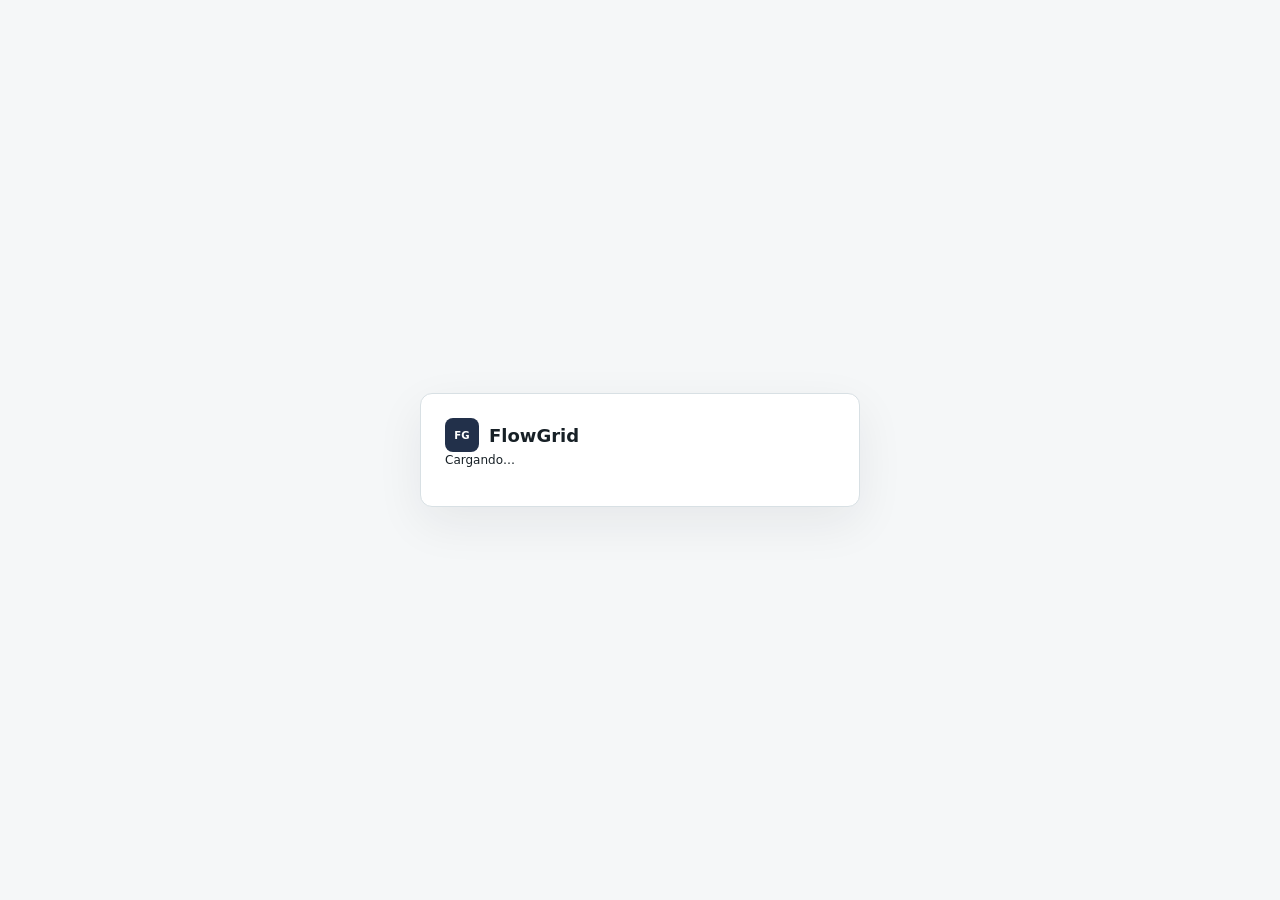
<file: oauth/consent/index.html>
<!doctype html>
<html lang="es-ES">
  <head>
    <meta charset="utf-8">
    <meta name="viewport" content="width=device-width, initial-scale=1">
    <title>Autorizar acceso · FlowGrid</title>
    <meta name="robots" content="noindex">
    <link rel="icon" type="image/png" sizes="32x32" href="../../icons/favicon-32x32.png">
    <link rel="stylesheet" href="../../styles.css">
    <!--
      Pantalla de consentimiento del servidor OAuth 2.1 de Supabase Auth.
      Cuando un chat (ChatGPT, Claude…) quiere conectarse al conector MCP
      de FlowGrid (supabase/functions/flowgrid-mcp), Supabase redirige aquí
      con ?authorization_id=… El usuario, con su sesión de FlowGrid, ve
      qué aplicación pide acceso y lo permite o lo deniega. Supabase
      devuelve entonces la URL a la que volver (con el código o el error).

      Configuración en el dashboard (Authentication → OAuth Server):
      ruta de autorización = /oauth/consent/ (relativa a la Site URL).
    -->
    <style>
      body { display: grid; min-height: 100vh; place-items: center; margin: 0; padding: 16px; background: var(--bg); }
      .consent-card { width: 100%; max-width: 440px; padding: 24px; background: var(--surface); border: 1px solid var(--line); border-radius: 12px; box-shadow: var(--shadow); }
      .consent-card h1 { margin: 12px 0 8px; font-size: 1.4rem; }
      .consent-card p { color: var(--text); line-height: 1.45; }
      .consent-card ul { margin: 8px 0 16px; padding-left: 20px; line-height: 1.5; }
      .consent-muted { color: var(--muted) !important; font-size: 0.88rem; }
      .consent-actions { display: flex; flex-wrap: wrap; gap: 8px; margin-top: 18px; }
      .consent-client { padding: 10px 12px; background: var(--surface-soft); border-radius: 8px; }
      .consent-error { color: var(--red) !important; font-weight: 700; }
      .consent-form { display: grid; gap: 10px; }
      .consent-form input { min-height: 44px; padding: 0 12px; border: 1px solid var(--line); border-radius: 6px; font: inherit; }
      .auth-brand { display: flex; align-items: center; gap: 10px; }
      .auth-brand .brand-mark { display: grid; place-items: center; width: 34px; height: 34px; color: #ffffff; background: var(--nav); border-radius: 8px; font-weight: 800; font-size: 0.85rem; }
      [hidden] { display: none !important; }
    </style>
  </head>
  <body>
    <main class="consent-card">
      <div class="auth-brand">
        <span class="brand-mark">FG</span>
        <strong>FlowGrid</strong>
      </div>

      <section id="consent-loading">
        <p>Cargando&hellip;</p>
      </section>

      <section id="consent-login" hidden>
        <h1>Entra en FlowGrid para continuar</h1>
        <p>Una aplicaci&oacute;n quiere conectarse a tu cuenta. Primero necesito saber que eres t&uacute;.</p>
        <form id="consent-login-form" class="consent-form">
          <input id="consent-email" type="email" autocomplete="email" placeholder="tu@correo.com" required>
          <button class="primary-action" type="submit">Enviarme el enlace de acceso</button>
        </form>
        <p id="consent-login-status" class="consent-muted" role="status"></p>
      </section>

      <section id="consent-ask" hidden>
        <h1>&iquest;Permitir el acceso?</h1>
        <p class="consent-client"><strong id="consent-client-name">Una aplicaci&oacute;n</strong> quiere conectarse a tu FlowGrid (<span id="consent-user-email"></span>).</p>
        <p>Podr&aacute;:</p>
        <ul>
          <li>Consultar tus movimientos, periódicos, compartidos y saldos.</li>
          <li>Dejar propuestas de movimientos en tu <strong>Bandeja</strong>.</li>
        </ul>
        <p>No podr&aacute; guardar, cambiar ni borrar nada por su cuenta: cada propuesta la apruebas t&uacute; en la app.</p>
        <p class="consent-muted">Volver&aacute;s a: <span id="consent-redirect"></span>. Permite el acceso solo si acabas de conectar FlowGrid desde ChatGPT, Claude u otro chat tuyo.</p>
        <div class="consent-actions">
          <button id="consent-approve" class="primary-action" type="button">Permitir</button>
          <button id="consent-deny" class="ghost-action" type="button">Denegar</button>
        </div>
      </section>

      <section id="consent-message" hidden>
        <p id="consent-message-text"></p>
      </section>
    </main>

    <script type="module">
      import { SUPABASE_URL, SUPABASE_ANON_KEY } from "../../core/config.js";
      import { onAuthChange, signInWithMagicLink } from "../../core/supabase.js";

      const $ = (id) => document.getElementById(id);
      const authorizationId = new URLSearchParams(location.search).get("authorization_id");
      let accessToken = null;
      let started = false;

      function show(section) {
        for (const id of ["consent-loading", "consent-login", "consent-ask", "consent-message"]) {
          $(id).hidden = id !== section;
        }
      }

      function message(text, isError = false) {
        $("consent-message-text").textContent = text;
        $("consent-message-text").classList.toggle("consent-error", isError);
        show("consent-message");
      }

      // Llamadas directas a la API de Supabase Auth (mismo enfoque que
      // core/cloud.js: fetch en vez de supabase-js para el plano de datos).
      async function authApi(path, options = {}) {
        const res = await fetch(`${SUPABASE_URL}/auth/v1${path}`, {
          ...options,
          headers: {
            apikey: SUPABASE_ANON_KEY,
            Authorization: `Bearer ${accessToken}`,
            "Content-Type": "application/json",
            ...(options.headers ?? {}),
          },
        });
        const text = await res.text();
        const data = text ? JSON.parse(text) : {};
        if (!res.ok) throw new Error(data.msg || data.message || data.error_description || `Error ${res.status}`);
        return data;
      }

      async function loadRequest() {
        if (started) return;
        started = true;
        try {
          const details = await authApi(`/oauth/authorizations/${encodeURIComponent(authorizationId)}`);
          if (details.redirect_url) {
            // Ya lo habías autorizado antes: volvemos directamente al chat.
            message("Ya habías dado permiso. Volviendo a la aplicación…");
            location.assign(details.redirect_url);
            return;
          }
          $("consent-client-name").textContent = details.client?.name || details.client?.client_name || "Una aplicación";
          $("consent-user-email").textContent = details.user?.email ?? "";
          try {
            $("consent-redirect").textContent = new URL(details.redirect_uri).host;
          } catch {
            $("consent-redirect").textContent = details.redirect_uri ?? "?";
          }
          show("consent-ask");
        } catch (error) {
          message(`No he podido cargar la solicitud: ${error.message}. Vuelve al chat e inténtalo de nuevo.`, true);
        }
      }

      async function decide(action) {
        $("consent-approve").disabled = true;
        $("consent-deny").disabled = true;
        try {
          const result = await authApi(`/oauth/authorizations/${encodeURIComponent(authorizationId)}/consent`, {
            method: "POST",
            body: JSON.stringify({ action }),
          });
          message(action === "approve" ? "Acceso permitido. Volviendo a la aplicación…" : "Acceso denegado. Volviendo a la aplicación…");
          if (result.redirect_url) location.assign(result.redirect_url);
        } catch (error) {
          message(`No se pudo completar: ${error.message}`, true);
        }
      }

      $("consent-approve").addEventListener("click", () => decide("approve"));
      $("consent-deny").addEventListener("click", () => decide("deny"));

      $("consent-login-form").addEventListener("submit", async (event) => {
        event.preventDefault();
        const status = $("consent-login-status");
        status.textContent = "Enviando…";
        try {
          await signInWithMagicLink($("consent-email").value.trim());
          status.textContent = "Te he enviado un enlace. Ábrelo en ESTE navegador y volverás aquí para dar el permiso.";
        } catch (error) {
          status.textContent = `No se pudo enviar: ${error.message}`;
        }
      });

      if (!authorizationId) {
        message("Falta el identificador de la solicitud. Esta página solo se usa al conectar FlowGrid desde un chat.", true);
      } else {
        onAuthChange((session) => {
          if (session) {
            accessToken = session.access_token;
            loadRequest();
          } else if (!started) {
            show("consent-login");
          }
        });
      }
    </script>
  </body>
</html>
</file>
<file: styles.css>
:root {
  color-scheme: light;
  --bg: #f5f7f8;
  --surface: #ffffff;
  --surface-soft: #eef4f2;
  --text: #172026;
  --muted: #65727b;
  --line: #d8e0e4;
  --nav: #22304a;
  --teal: #0f766e;
  --teal-hover: #0b5f59;
  --green: #18794e;
  --red: #c92a2a;
  --mod-blue: #2563eb;
  --mod-blue-bg: rgba(37, 99, 235, 0.12);
  --mod-green: #16a34a;
  --mod-green-bg: rgba(22, 163, 74, 0.13);
  --mod-amber: #d97706;
  --mod-amber-bg: rgba(217, 119, 6, 0.14);
  --mod-violet: #7c3aed;
  --mod-violet-bg: rgba(124, 58, 237, 0.13);
  --mod-orange: #ea580c;
  --mod-orange-bg: rgba(234, 88, 12, 0.13);
  --mod-rose: #db2777;
  --mod-rose-bg: rgba(219, 39, 119, 0.13);
  --shadow: 0 16px 48px rgba(23, 32, 38, 0.07);
  font-family: Inter, ui-sans-serif, system-ui, -apple-system, BlinkMacSystemFont, "Segoe UI", sans-serif;
  font-size: 75%;
}

/* Tema rosa palo: fondo rosa muy suave, acento primario en rosa
   empolvado (#d97a98) y nav en malva oscuro. Los iconos de los módulos
   (azul, violeta, verde, naranja, rosa) y los semánticos verde/rojo
   de saldos se mantienen sin cambios para no perder señalética.
   Antes se llamaba "lavanda", nombre que no correspondía al color. */
[data-theme="rosa-palo"] {
  --bg: #fdf3f6;
  --teal: #d97a98;
  --teal-hover: #c45e80;
  --nav: #7a4a5f;
}

/* Selector de tema en Configuración → Tema. Dos cards lado a lado
   con un swatch visual del tema, etiqueta y pequeña descripción. */
.theme-toggle {
  display: grid;
  grid-template-columns: repeat(2, minmax(0, 1fr));
  gap: 12px;
  margin-top: 14px;
}

.theme-option {
  display: grid;
  gap: 6px;
  padding: 14px 16px;
  background: var(--surface);
  border: 1px solid var(--line);
  border-radius: 10px;
  cursor: pointer;
  text-align: left;
  transition: border-color 120ms ease, background 120ms ease;
}

.theme-option:hover {
  border-color: var(--teal);
}

.theme-option.is-active {
  border-color: var(--teal);
  background: var(--surface-soft);
  box-shadow: 0 0 0 2px var(--teal) inset;
}

.theme-option > span:not(.theme-swatch) {
  font-weight: 700;
  font-size: 0.95rem;
}

.theme-option small {
  color: var(--muted);
  font-size: 0.8rem;
  line-height: 1.35;
}

.theme-swatch {
  display: block;
  width: 100%;
  height: 36px;
  border-radius: 6px;
  border: 1px solid var(--line);
}

/* Swatches: una banda con el fondo y un círculo con el botón
   primario, para que se vea de un vistazo el resultado. */
.theme-swatch--classic {
  background: linear-gradient(90deg, #f5f7f8 0%, #f5f7f8 70%, #0f766e 70%, #0f766e 100%);
}

.theme-swatch--rosa-palo {
  background: linear-gradient(90deg, #fdf3f6 0%, #fdf3f6 70%, #d97a98 70%, #d97a98 100%);
}

@media (max-width: 480px) {
  .theme-toggle {
    grid-template-columns: 1fr;
  }
}

* {
  box-sizing: border-box;
}

body {
  margin: 0;
  min-height: 100vh;
  background: var(--bg);
  color: var(--text);
}

button,
input,
select,
textarea {
  font: inherit;
}

button {
  cursor: pointer;
}

.shell {
  min-height: 100vh;
}

.sidebar {
  position: fixed;
  right: 0;
  bottom: 0;
  left: 0;
  z-index: 10;
  display: grid;
  grid-template-columns: repeat(5, 1fr);
  gap: 6px;
  padding: 8px;
  background: rgba(255, 255, 255, 0.94);
  border-top: 1px solid var(--line);
  backdrop-filter: blur(16px);
}

.brand {
  display: none;
}

.nav {
  display: contents;
}

.nav-separator {
  display: none;
}

.nav-button {
  position: relative;
  display: grid;
  min-height: 44px;
  place-items: center;
  color: var(--muted);
  background: transparent;
  border: 0;
  border-radius: 6px;
}

.nav-button.is-active {
  color: #ffffff;
  background: var(--nav);
}

.nav-button::after {
  position: absolute;
  bottom: calc(100% + 8px);
  left: 50%;
  z-index: 20;
  padding: 6px 8px;
  color: #ffffff;
  background: var(--nav);
  border-radius: 6px;
  content: attr(aria-label);
  font-size: 0.78rem;
  font-weight: 800;
  opacity: 0;
  pointer-events: none;
  transform: translateX(-50%) translateY(3px);
  transition: opacity 120ms ease, transform 120ms ease;
  white-space: nowrap;
}

.nav-button:hover::after,
.nav-button:focus-visible::after {
  opacity: 1;
  transform: translateX(-50%) translateY(0);
}

/* Dispositivos sin hover real (móvil táctil): el tooltip salía con
   el tap y resultaba ruido — el nombre del módulo ya se lee en el
   título de la vista que se abre. Se mantiene aria-label accesible
   para lectores de pantalla; solo desactivamos el ::after visual. */
@media (hover: none) {
  .nav-button::after {
    display: none;
  }
}

.nav-icon {
  display: block;
  width: 20px;
  height: 20px;
  fill: none;
  stroke: currentColor;
  stroke-linecap: round;
  stroke-linejoin: round;
  stroke-width: 2;
}

.app {
  width: min(100%, 1180px);
  margin: 0 auto;
  padding: 18px 28px 92px;
}

.view {
  display: none;
}

.view.is-active {
  display: block;
}

/* Home: el panel de tiles se centra verticalmente en el espacio
   disponible del navegador en lugar de pegarse al borde superior.
   La topbar (eyebrow + título "Home") sigue arriba; el panel se
   reparte el aire restante con margin-auto encima/debajo. Aplica
   tanto en móvil como en escritorio — solo cambia el min-height
   según el padding del .app contenedor. */
#home-view.is-active {
  display: flex;
  flex-direction: column;
}

#home-view.is-active > .panel {
  margin-top: auto;
  margin-bottom: auto;
}

@media (min-width: 720px) {
  #home-view.is-active {
    /* 100vh menos los paddings top/bottom de .app (18px + 92px). */
    min-height: calc(100vh - 110px);
  }
}

@media (max-width: 719px) {
  #home-view.is-active {
    /* 100vh menos los paddings top/bottom de .app móvil (12px + 140px
       para librar la sidebar fija del fondo). */
    min-height: calc(100vh - 152px);
  }
}

/* El panel del Home pierde el cuadro contenedor en móvil y en
   escritorio: sin fondo, sin borde, sin sombra ni padding propio.
   Las cards "flotan" directamente sobre el fondo del .app. El padding
   lateral viene del .app (14px en desktop, 10px en móvil). */
#home-view .panel {
  background: transparent;
  border: 0;
  box-shadow: none;
  padding: 0;
}

.topbar {
  display: flex;
  gap: 16px;
  align-items: flex-end;
  justify-content: space-between;
  margin-bottom: 18px;
}

.period {
  margin: 0;
  color: var(--nav);
  font-size: 0.78rem;
  font-weight: 800;
  text-transform: uppercase;
}

h1,
h2,
h3,
p {
  margin-top: 0;
}

h1 {
  margin-bottom: 0;
  font-size: 2rem;
  line-height: 1;
}

h2 {
  margin-bottom: 0;
  font-size: 1rem;
}

.summary {
  display: grid;
  grid-template-columns: 1fr;
  gap: 10px;
  margin-bottom: 14px;
}

.metric,
.panel,
.module-card {
  background: var(--surface);
  border: 1px solid var(--line);
  border-radius: 8px;
  box-shadow: var(--shadow);
}

/* Borders más redondeados para las tarjetas del Home (CTA, módulos
   y meta-links). El estilo base de .module-card es 8px; aquí
   subimos a 14px solo en el contexto del home-view. */
#home-view .module-card {
  border-radius: 14px;
}

#home-view .home-add-cta {
  /* El CTA ya es pill (999px); sin cambios. */
}

.metric {
  display: flex;
  min-height: 76px;
  align-items: center;
  justify-content: space-between;
  padding: 16px;
}

.metric span {
  color: var(--muted);
  font-size: 0.86rem;
  font-weight: 700;
}

.metric strong {
  font-size: 1.24rem;
}

.metric-balance {
  background: var(--surface-soft);
}

.module-grid {
  display: grid;
  gap: 10px;
  /* Móvil por defecto: 1 columna (5 tiles apilados verticalmente).
     En desktop pasa a 5 cols con cada tile en aspect-ratio 3:4 — ver
     el @media (min-width: 720px) más abajo. */
  grid-template-columns: 1fr;
}

.module-groups {
  display: grid;
  gap: 12px;
}

/* CTA principal del Home: pill verde teal con icono "+" y
   "Añadir/movimiento" en dos líneas. Atajo al modal de Nuevo
   movimiento — el flujo más usado pasa de tres clics a uno. El
   botón se ajusta a su contenido (no banner full ancho) y se
   centra horizontalmente con margin auto. */
.home-add-cta {
  display: inline-flex;
  align-items: center;
  justify-content: center;
  gap: 12px;
  width: auto;
  margin: 0 auto 22px;
  padding: 14px 26px;
  /* Mismo verde teal de var(--teal) que usan "Nuevo movimiento" y
     "Añadir contacto" en sus paneles. Coherencia con el resto de
     CTAs primarios de la app. */
  background: var(--teal);
  color: #ffffff;
  border: none;
  border-radius: 999px;
  font-weight: 700;
  letter-spacing: 0.01em;
  cursor: pointer;
  box-shadow: 0 8px 22px rgba(15, 118, 110, 0.28);
  transition: transform 120ms ease, box-shadow 120ms ease, background 120ms ease;
}

/* El padre es un .panel (display: block); para centrar un inline-flex
   forzamos display: block en el botón con margin auto. Mantenemos los
   children como flex via la propia regla del button. */
.home-add-cta {
  display: flex;
  width: fit-content;
}

.home-add-cta:hover {
  background: var(--teal-hover);
  transform: translateY(-1px);
  box-shadow: 0 12px 28px rgba(15, 118, 110, 0.34);
}

.home-add-cta:active {
  transform: translateY(0);
  box-shadow: 0 6px 16px rgba(15, 118, 110, 0.3);
}

.home-add-cta svg {
  width: 26px;
  height: 26px;
  flex: 0 0 auto;
}

/* Hijos del CTA sin pointer-events propios: en móvil, a veces el SVG
   o el span captura el tap y el click no se sintetiza correctamente
   al <button> padre. Con esto, el tap siempre cuenta como click del
   button y el listener dispara fiable. */
.home-add-cta > * {
  pointer-events: none;
}

/* Label en dos líneas: "Añadir" arriba y "movimiento" debajo.
   Dos spans block dentro de un wrapper flex column. */
.home-add-cta-label {
  display: flex;
  flex-direction: column;
  align-items: flex-start;
  line-height: 1.1;
  font-size: 1.05rem;
  text-align: left;
}

.module-group {
  display: grid;
  gap: 8px;
}

.module-card {
  display: grid;
  grid-template-columns: 28px 1fr;
  gap: 4px 12px;
  align-items: center;
  /* Móvil: ~20% más alto que el padding 14px previo. La card pasa
     de ~80px a ~96px de alto sin tocar el contenido interno. */
  padding: 22px 14px;
  color: var(--text);
  text-align: left;
}

.module-card:hover {
  border-color: #b8c5cb;
  background: #fbfcfd;
}

.module-card .nav-icon {
  grid-row: span 2;
  color: var(--nav);
}

.module-card strong {
  font-size: 1rem;
}

.module-card small {
  color: var(--muted);
  font-size: 0.86rem;
  line-height: 1.35;
}

.module-card--accent {
  grid-template-columns: 36px 1fr;
  gap: 4px 14px;
}

/* Desktop: las cards se vuelven verticales tipo "carta" 3:4, los 5
   tiles en una sola fila (5 cols). Icono grande arriba centrado,
   etiqueta principal en medio, descripción debajo. */
@media (min-width: 720px) {
  .module-card {
    grid-template-columns: 1fr;
    grid-auto-rows: auto;
    gap: 12px;
    aspect-ratio: 3 / 4;
    text-align: center;
    justify-items: center;
    align-content: center;
    padding: 18px 12px;
  }

  .module-card--accent {
    grid-template-columns: 1fr;
    gap: 12px;
  }

  .module-card .nav-icon,
  .module-card .module-icon {
    grid-row: auto;
  }

  .module-card .module-icon {
    width: 52px;
    height: 52px;
  }

  .module-card .module-icon .nav-icon {
    width: 26px;
    height: 26px;
  }

  .module-card strong {
    font-size: 1.04rem;
  }

  .module-card small {
    font-size: 0.82rem;
  }
}

.module-icon {
  grid-row: span 2;
  display: inline-flex;
  width: 36px;
  height: 36px;
  align-items: center;
  justify-content: center;
  border-radius: 8px;
  background: var(--module-tile-bg, var(--surface-soft));
  color: var(--module-tile-fg, var(--nav));
}

.module-icon .nav-icon {
  width: 20px;
  height: 20px;
  color: inherit;
}

.module-card[data-color="blue"] {
  --module-tile-bg: var(--mod-blue-bg);
  --module-tile-fg: var(--mod-blue);
}

.module-card[data-color="green"] {
  --module-tile-bg: var(--mod-green-bg);
  --module-tile-fg: var(--mod-green);
}

.module-card[data-color="amber"] {
  --module-tile-bg: var(--mod-amber-bg);
  --module-tile-fg: var(--mod-amber);
}

.module-card[data-color="violet"] {
  --module-tile-bg: var(--mod-violet-bg);
  --module-tile-fg: var(--mod-violet);
}

.module-card[data-color="orange"] {
  --module-tile-bg: var(--mod-orange-bg);
  --module-tile-fg: var(--mod-orange);
}

.module-card[data-color="rose"] {
  --module-tile-bg: var(--mod-rose-bg);
  --module-tile-fg: var(--mod-rose);
}

/* ==== Home modules layout: jerarquía Movimientos > resto ====
   Movimientos pasa a ser la card destacada (columna izquierda en PC,
   fila grande arriba en móvil). Las otras 4 viven en un grid 2x2 en
   PC, apiladas en columna en móvil. Mismos colores de tile que ya
   existían (data-color con su par de variables). */

.home-modules-layout {
  display: grid;
  gap: 14px;
  grid-template-columns: 1fr;
}

.home-modules-secondary {
  display: grid;
  gap: 14px;
  grid-template-columns: 1fr;
}

/* (El reset del .panel del Home — sin background, border ni padding —
   está más arriba junto al centrado vertical, y aplica en ambos
   viewports.) */

/* Movil: primary lleva el mismo layout horizontal que las secundarias
   pero con padding más generoso y tipografía algo mayor para destacar
   sin romper el ritmo visual. */
.module-card.home-module-primary {
  padding: 26px 16px;
}

.module-card.home-module-primary .module-icon {
  width: 44px;
  height: 44px;
}

.module-card.home-module-primary .module-icon .nav-icon {
  width: 24px;
  height: 24px;
}

.module-card.home-module-primary strong {
  font-size: 1.15rem;
}

@media (min-width: 720px) {
  /* PC: 2 cols 45/55. La card de Movimientos ocupa todo el alto del
     row gracias a align-items: stretch (default) + override de
     aspect-ratio. */
  .home-modules-layout {
    grid-template-columns: 45fr 55fr;
    gap: 18px;
  }

  .home-modules-secondary {
    grid-template-columns: repeat(2, minmax(0, 1fr));
    gap: 18px;
  }

  /* PC primary (Movimientos): icono grande arriba centrado + título
     grande + descripción debajo. Sin aspect-ratio 3/4 para que llene
     el alto del row. */
  .module-card.home-module-primary {
    aspect-ratio: auto;
    grid-template-columns: 1fr;
    grid-template-rows: auto auto auto;
    gap: 14px;
    text-align: center;
    justify-items: center;
    align-content: center;
    padding: 36px 20px;
  }

  .module-card.home-module-primary .module-icon {
    width: 72px;
    height: 72px;
    border-radius: 14px;
  }

  .module-card.home-module-primary .module-icon .nav-icon {
    width: 36px;
    height: 36px;
  }

  .module-card.home-module-primary strong {
    font-size: 1.7rem;
  }

  .module-card.home-module-primary small {
    font-size: 0.95rem;
  }

  /* PC secondary: layout horizontal (icono izquierda + texto derecha),
     sin aspect-ratio. Mismo reparto que en mobile pero ajustado. */
  .module-card.home-module-secondary {
    aspect-ratio: auto;
    grid-template-columns: 48px 1fr;
    grid-template-rows: auto auto;
    gap: 2px 14px;
    text-align: left;
    justify-items: stretch;
    align-content: center;
    padding: 18px 18px;
  }

  .module-card.home-module-secondary .module-icon {
    grid-row: 1 / span 2;
    align-self: center;
    width: 48px;
    height: 48px;
  }

  .module-card.home-module-secondary .module-icon .nav-icon {
    width: 24px;
    height: 24px;
  }

  .module-card.home-module-secondary strong {
    font-size: 1.02rem;
    text-align: left;
  }

  .module-card.home-module-secondary small {
    font-size: 0.84rem;
    text-align: left;
    line-height: 1.35;
  }
}

/* ==== Novedades destacadas (panel debajo del grid del Home) ====
   Cards informativas que resaltan las grandes features recientes.
   Tonos sage neutros para no competir con los tiles de navegación
   de arriba — la atención principal son los botones, esto es
   contexto secundario.

   PC: 2 columnas, cards con icono + título + descripción.
   Móvil: 2 columnas también, MUY compactas (icono pequeño + título
   solo, sin descripción) para que entren en una sola fila baja sin
   forzar scroll. */
.home-highlights {
  margin-top: 14px;
}

.highlight-grid {
  display: grid;
  gap: 8px;
  grid-template-columns: repeat(2, minmax(0, 1fr));
}

@media (min-width: 720px) {
  .highlight-grid {
    gap: 12px;
  }
}

.highlight-card {
  display: grid;
  align-items: center;
  text-align: left;
  background: #f1f4f2;
  border: 1px solid #dde2dd;
  border-left: 3px solid #8a9b8e;
  border-radius: 10px;
  cursor: pointer;
  color: var(--text);
  transition: transform 0.12s ease, box-shadow 0.12s ease, background 0.12s ease;
}

.highlight-card:hover {
  background: #ecf0ed;
}

@media (min-width: 720px) {
  .highlight-card:hover {
    transform: translateY(-2px);
    box-shadow: 0 4px 12px rgba(74, 85, 80, 0.10);
  }
}

/* Móvil: layout horizontal compacto. Icono a la izquierda spannning
   las 2 filas, título arriba y descripción abajo en la columna
   derecha. Fuente más pequeña que en PC para no forzar scroll. */
.highlight-card {
  grid-template-columns: 32px 1fr;
  gap: 2px 10px;
  padding: 10px 12px;
}

.highlight-icon {
  display: grid;
  place-items: center;
  width: 32px;
  height: 32px;
  border-radius: 6px;
  background: #ffffff;
  color: #5d6c64;
  border: 1px solid #dde2dd;
  grid-row: span 2;
}

.highlight-icon svg {
  width: 18px;
  height: 18px;
}

.highlight-card strong {
  font-size: 0.85rem;
  font-weight: 700;
  color: #3f4a44;
  line-height: 1.2;
}

.highlight-card p {
  margin: 0;
  font-size: 0.74rem;
  color: #5a6660;
  line-height: 1.3;
}

/* PC: cards más generosas con icono grande, padding amplio y
   tipografías mayores. */
@media (min-width: 720px) {
  .highlight-card {
    grid-template-columns: 52px 1fr;
    gap: 4px 14px;
    padding: 16px;
    border-left-width: 4px;
    border-radius: 12px;
  }

  .highlight-icon {
    width: 52px;
    height: 52px;
    border-radius: 12px;
  }

  .highlight-icon svg {
    width: 26px;
    height: 26px;
  }

  .highlight-card strong {
    font-size: 1.02rem;
  }

  .highlight-card p {
    font-size: 0.86rem;
    line-height: 1.4;
  }
}

/* Fila de accesos secundarios (Configuración, Novedades, Roadmap) bajo
   el grid principal del Home: 3 círculos icono-only centrados. La
   etiqueta de texto queda en sr-only para lectores de pantalla;
   tooltip nativo (atributo title) muestra el texto al pasar el ratón. */
.meta-row {
  display: flex;
  justify-content: center;
  gap: 18px;
  padding-top: 18px;
  margin-top: 8px;
  border-top: 1px solid var(--line);
}

.meta-link {
  display: grid;
  place-items: center;
  width: 44px;
  height: 44px;
  padding: 0;
  background: var(--surface);
  border: 1px solid var(--line);
  border-radius: 50%;
  color: var(--muted);
  cursor: pointer;
  transition: background 0.12s ease, color 0.12s ease, border-color 0.12s ease;
}

.meta-link:hover {
  color: var(--text);
  background: rgba(23, 32, 38, 0.04);
  border-color: #b8c5cb;
}

.meta-link .nav-icon {
  width: 18px;
  height: 18px;
  color: currentColor;
}

/* Etiqueta del botón siempre oculta visualmente; sigue accesible para
   screen readers. El icono + el title attribute en el HTML cubren la
   identificación visual y la pista de tooltip al pasar el ratón. */
.meta-link span {
  position: absolute;
  width: 1px;
  height: 1px;
  padding: 0;
  margin: -1px;
  overflow: hidden;
  clip: rect(0, 0, 0, 0);
  white-space: nowrap;
  border: 0;
}

.changelog-list {
  display: grid;
  gap: 0;
}

/* Cada bloque de fecha es el "containing block" del sticky de su
   propio header. Mismo patrón que .month-section en Movimientos: al
   pasar al día siguiente el header se desadhiere de forma natural.
   Margen-bottom amplio para que cada grupo de un mismo día quede
   claramente separado del siguiente día. */
.changelog-date-section {
  display: grid;
  gap: 6px;
  margin-bottom: 26px;
}

.changelog-date-section:last-child {
  margin-bottom: 0;
}

.changelog-date-header {
  position: sticky;
  top: 0;
  z-index: 3;
  padding: 10px 6px 6px;
  margin: 0 0 4px;
  background: var(--surface);
  color: var(--text);
  font-size: 0.85rem;
  font-weight: 800;
  text-transform: uppercase;
  letter-spacing: 0.08em;
  border-bottom: 2px solid var(--line);
}

.changelog-date-header time {
  font: inherit;
  color: inherit;
}

.changelog-item {
  background: #fbfcfd;
  border: 1px solid var(--line);
  border-radius: 8px;
  overflow: hidden;
}

.changelog-item > summary {
  list-style: none;
  cursor: pointer;
  display: flex;
  align-items: center;
  justify-content: space-between;
  gap: 10px;
  padding: 10px 14px;
  -webkit-tap-highlight-color: rgba(15, 118, 110, 0.08);
}

.changelog-item > summary::-webkit-details-marker {
  display: none;
}

.changelog-item > summary::after {
  content: "";
  flex: 0 0 auto;
  width: 10px;
  height: 10px;
  border-right: 2px solid var(--muted);
  border-bottom: 2px solid var(--muted);
  transform: rotate(45deg);
  transition: transform 160ms ease;
}

.changelog-item[open] > summary::after {
  transform: rotate(-135deg);
}

.changelog-title {
  margin: 0;
  flex: 1 1 auto;
  font-size: 0.95rem;
  font-weight: 700;
  line-height: 1.35;
}

.changelog-commit {
  flex: 0 0 auto;
  padding: 2px 5px;
  background: #eef2f4;
  border-radius: 4px;
  color: var(--muted);
  font-family: ui-monospace, SFMono-Regular, Consolas, "Liberation Mono", monospace;
  font-size: 0.72rem;
  font-weight: 700;
}

.changelog-changes {
  display: grid;
  gap: 5px;
  padding: 0 14px 12px 32px;
  margin: 0;
  color: var(--muted);
  font-size: 0.9rem;
  line-height: 1.45;
}

.panel {
  padding: 16px;
  margin-top: 14px;
}

.modal {
  position: fixed;
  inset: 0;
  z-index: 40;
  display: grid;
  place-items: center;
  padding: 16px;
  background: rgba(23, 32, 38, 0.28);
}

.modal[hidden] {
  display: none;
}

.modal-dialog {
  position: relative;
  width: min(100%, 940px);
  max-height: calc(100vh - 32px);
  /* Solo scroll vertical: cualquier overflow horizontal (tooltips
     posicionados, contenido pegado al borde, etc.) se corta en lugar
     de sumar una barra horizontal innecesaria. */
  overflow-x: hidden;
  overflow-y: auto;
  /* Reservamos espacio para el scrollbar siempre — sin esto, cuando
     aparece la barra come 14-16px del padding-right y tapa el borde
     derecho de inputs y la X de cerrar. Padding-right algo mayor que
     el resto: 22px deja una franja confortable entre el contenido /
     la X y el scrollbar (que ronda 14-16px). */
  scrollbar-gutter: stable;
  padding: 14px 22px 14px 14px;
  background: var(--surface);
  border: 1px solid var(--line);
  border-radius: 8px;
  box-shadow: var(--shadow);
}

/* X de cerrar del modal de movimiento: vuelve a la esquina superior
   derecha (absolute) tras quitar el feedback del header. El `right`
   está a 22px (no 10) para que el botón quede a la izquierda del
   scrollbar cuando el modal hace scroll. El padding-right del
   modal-dialog deja una franja del mismo ancho para que tampoco el
   contenido toque el scrollbar. */
#close-movement-modal {
  position: absolute;
  top: 10px;
  right: 22px;
  z-index: 1;
}

.modal-dialog .section-heading {
  padding-right: 40px;
}

.section-heading {
  display: flex;
  min-height: 28px;
  gap: 12px;
  align-items: center;
  justify-content: space-between;
  margin-bottom: 14px;
}

.section-heading p,
.section-heading span {
  margin: 0;
  color: var(--muted);
  font-size: 0.86rem;
}

.section-heading-aside {
  display: flex;
  gap: 10px;
  align-items: center;
}

.movement-form,
.filters,
.settings-form,
.config-toolbar {
  display: grid;
  gap: 12px;
}

label {
  display: grid;
  gap: 6px;
}

/* `display: grid` arriba pisaba al atributo nativo [hidden] (que pone
   display: none). Sin esta regla, cualquier <label hidden> seguía
   ocupando una celda del grid del form. Mantener la semántica nativa
   del atributo hidden es importante para los campos que ocultamos
   condicionalmente (día/mes en plantilla, etc.). */
label[hidden] {
  display: none;
}

label span {
  color: var(--muted);
  font-size: 0.78rem;
  font-weight: 800;
  text-transform: uppercase;
}

.toggle-field {
  display: flex;
  gap: 8px;
  align-items: center;
}

.toggle-field input {
  width: auto;
  min-height: auto;
}

.shared-fields {
  display: grid;
  grid-column: 1 / -1;
  grid-template-columns: repeat(2, minmax(0, 1fr));
  gap: 8px;
}

.shared-fields[hidden] {
  display: none;
}

input,
select,
textarea {
  width: 100%;
  min-height: 46px;
  padding: 10px 12px;
  color: var(--text);
  background: #fbfcfd;
  border: 1px solid var(--line);
  border-radius: 6px;
}

textarea {
  min-height: 74px;
  resize: vertical;
}

input:focus,
select:focus,
textarea:focus,
button:focus-visible {
  outline: 3px solid rgba(15, 118, 110, 0.22);
  outline-offset: 2px;
}

.primary-action {
  min-height: 48px;
  padding: 0 18px;
  color: #ffffff;
  background: var(--teal);
  border: 0;
  border-radius: 6px;
  font-weight: 800;
}

.primary-action:hover {
  background: var(--teal-hover);
}

.date-trigger {
  width: 100%;
  min-height: 46px;
  padding: 10px 12px;
  color: var(--text);
  background: #fbfcfd;
  border: 1px solid var(--line);
  border-radius: 6px;
  text-align: left;
}

.date-picker {
  position: fixed;
  z-index: 50;
  width: min(300px, calc(100vw - 28px));
  padding: 10px;
  background: var(--surface);
  border: 1px solid var(--line);
  border-radius: 8px;
  box-shadow: var(--shadow);
}

.date-picker[hidden] {
  display: none;
}

.date-picker-header {
  display: grid;
  grid-template-columns: 34px 1fr 34px;
  gap: 8px;
  align-items: center;
  margin-bottom: 8px;
}

.date-picker-header strong {
  font-size: 0.92rem;
  text-align: center;
  text-transform: capitalize;
}

.icon-button {
  display: grid;
  width: 34px;
  height: 34px;
  place-items: center;
  color: var(--text);
  background: #fbfcfd;
  border: 1px solid var(--line);
  border-radius: 6px;
  font-size: 1.2rem;
  font-weight: 900;
  line-height: 1;
}

.date-weekdays,
.date-grid {
  display: grid;
  grid-template-columns: repeat(7, 1fr);
  gap: 4px;
}

.date-weekdays {
  margin-bottom: 4px;
}

.date-weekdays span {
  display: grid;
  height: 24px;
  place-items: center;
  color: var(--muted);
  font-size: 0.72rem;
  font-weight: 900;
}

.date-spacer,
.date-day {
  width: 100%;
  aspect-ratio: 1;
}

.date-day {
  color: var(--text);
  background: #fbfcfd;
  border: 1px solid transparent;
  border-radius: 6px;
  font-size: 0.86rem;
  font-weight: 700;
}

.date-day:hover {
  border-color: var(--line);
}

.date-day.is-today {
  border-color: var(--teal);
}

.date-day.is-selected {
  color: #ffffff;
  background: var(--nav);
}

.movement-list,
.config-list {
  display: grid;
  margin-top: 14px;
}

.movement-list {
  gap: 8px;
}

.date-group {
  display: none;
}

.config-list {
  overflow: hidden;
  gap: 0;
  border: 1px solid var(--line);
  border-radius: 8px;
}

.movement-card,
.config-item {
  background: #fbfcfd;
  border: 1px solid var(--line);
  border-radius: 8px;
}

.movement-card {
  display: grid;
  grid-template-columns: minmax(0, 1fr) auto 34px;
  gap: 10px;
  align-items: start;
  padding: 12px;
}

.movement-card.is-compact {
  grid-template-columns: minmax(0, 1fr) auto;
}

.movement-card h3 {
  margin-bottom: 5px;
  font-size: 1rem;
}

.movement-note {
  margin-bottom: 0;
  color: var(--muted);
  font-size: 0.9rem;
  line-height: 1.45;
}

.tag {
  display: inline-flex;
  min-height: 24px;
  align-items: center;
  width: fit-content;
  padding: 0 9px;
  border-radius: 999px;
  font-size: 0.76rem;
  font-weight: 800;
}

.movement-main .tag {
  margin-bottom: 8px;
}

.movement-side {
  display: grid;
  gap: 4px;
  align-content: start;
  justify-items: end;
}

.amount {
  font-size: 1rem;
}

.amount.expense {
  color: var(--red);
}

.amount.income {
  color: var(--green);
}

.date {
  color: var(--muted);
  font-size: 0.82rem;
}

.movement-meta {
  display: grid;
  grid-column: 1 / -1;
  grid-template-columns: 1fr;
  gap: 8px;
  margin: 0;
}

.movement-meta div {
  display: flex;
  gap: 8px;
  justify-content: space-between;
  padding-top: 8px;
  border-top: 1px solid var(--line);
}

dt,
dd {
  margin: 0;
  font-size: 0.82rem;
}

dt {
  color: var(--muted);
  font-weight: 800;
}

.delete-action {
  display: grid;
  width: 34px;
  min-width: 34px;
  height: 34px;
  min-height: 34px;
  place-items: center;
  color: var(--red);
  background: transparent;
  border: 1px solid #f0b7b7;
  border-radius: 6px;
  font-size: 1rem;
  font-weight: 800;
  line-height: 1;
}

.empty-state {
  padding: 24px;
  color: var(--muted);
  text-align: center;
  border: 1px dashed var(--line);
  border-radius: 8px;
}

/* Empty-state variant for hints que solo necesitan una línea horizontal,
   no un panel cuadrado que se coma altura. Mismas dashed-borders pero
   con padding y tipografía calibrados para leerse como un aviso, no
   como un placeholder de tarjeta. */
.empty-state--inline {
  padding: 12px 14px;
  font-size: 0.88rem;
  text-align: left;
  margin: 0;
}

.callout-panel {
  border-left: 3px solid var(--teal);
  background: linear-gradient(180deg, rgba(15, 118, 110, 0.045), var(--surface) 60%);
}

details.callout-panel {
  padding: 0;
  overflow: hidden;
}

details.callout-panel > summary {
  display: flex;
  align-items: center;
  justify-content: space-between;
  gap: 12px;
  padding: 14px 16px;
  font-size: 1.05rem;
  font-weight: 700;
  color: var(--text);
  cursor: pointer;
  list-style: none;
  user-select: none;
}

details.callout-panel > summary::-webkit-details-marker {
  display: none;
}

details.callout-panel > summary:hover {
  background: rgba(15, 118, 110, 0.04);
}

details.callout-panel .callout-chevron {
  width: 18px;
  height: 18px;
  flex-shrink: 0;
  color: var(--muted);
  transition: transform 0.18s ease;
}

details.callout-panel[open] .callout-chevron {
  transform: rotate(180deg);
}

details.callout-panel .callout-body {
  padding: 0 16px 16px;
}

.callout-panel h2 {
  margin: 0 0 12px;
  font-size: 1.05rem;
  color: var(--text);
}

.callout-panel p {
  margin: 0 0 10px;
  font-size: 0.95rem;
  line-height: 1.55;
  color: var(--muted);
}

.callout-panel p:last-child {
  margin-bottom: 0;
}

.callout-panel strong {
  color: var(--text);
}

.callout-panel .callout-example {
  padding: 10px 12px;
  background: rgba(15, 118, 110, 0.07);
  border-radius: 6px;
  font-size: 0.93rem;
  color: var(--text);
}

.callout-panel .callout-example strong {
  color: var(--teal);
}

.callout-panel .callout-hint {
  font-size: 0.88rem;
  font-style: italic;
}

.info-button {
  position: relative;
  display: inline-grid;
  place-items: center;
  width: 20px;
  height: 20px;
  margin-left: 8px;
  padding: 0;
  border: 1px solid var(--line);
  border-radius: 50%;
  background: var(--surface);
  color: var(--muted);
  font-family: Georgia, "Times New Roman", serif;
  font-size: 0.78rem;
  font-weight: 700;
  font-style: italic;
  vertical-align: middle;
  cursor: help;
}

.info-button:hover,
.info-button:focus-visible {
  color: var(--teal);
  border-color: var(--teal);
}

.info-tooltip {
  position: absolute;
  z-index: 30;
  top: calc(100% + 8px);
  left: 50%;
  width: min(280px, 78vw);
  padding: 10px 12px;
  background: #1a242b;
  color: #ffffff;
  border-radius: 6px;
  font-family: Inter, ui-sans-serif, system-ui, -apple-system, BlinkMacSystemFont, "Segoe UI", sans-serif;
  font-size: 0.82rem;
  font-weight: 400;
  font-style: normal;
  line-height: 1.5;
  text-align: left;
  white-space: normal;
  pointer-events: none;
  opacity: 0;
  transform: translate(-50%, -4px);
  transition: opacity 0.15s ease, transform 0.15s ease;
  box-shadow: var(--shadow);
}

.info-button:hover .info-tooltip,
.info-button:focus-visible .info-tooltip,
.info-button[aria-expanded="true"] .info-tooltip {
  opacity: 1;
  transform: translate(-50%, 0);
  pointer-events: auto;
}

.feedback-status {
  margin: 4px 0 0;
  font-size: 0.88rem;
  color: var(--muted);
}

.feedback-status[data-state="success"] {
  color: var(--green);
}

.feedback-status[data-state="error"] {
  color: var(--red);
}

.feedback-status[data-state="loading"] {
  color: var(--teal);
}

.roadmap-list {
  list-style: none;
  padding: 0;
  margin: 0;
  display: grid;
  gap: 12px;
}

.roadmap-list li {
  display: grid;
  gap: 4px;
  padding: 14px 16px;
  background: var(--surface-soft);
  border: 1px solid var(--line);
  border-radius: 8px;
}

.roadmap-list li strong {
  font-size: 0.98rem;
  color: var(--text);
}

.roadmap-list li span {
  font-size: 0.9rem;
  line-height: 1.5;
  color: var(--muted);
}

a.primary-action {
  display: inline-grid;
  place-items: center;
  text-decoration: none;
}

.config-item {
  display: grid;
  grid-template-columns: minmax(0, 1fr) minmax(110px, 0.8fr) 42px 34px;
  gap: 8px;
  align-items: center;
  min-height: 42px;
  padding: 7px 10px;
  border: 0;
  border-bottom: 1px solid var(--line);
  border-radius: 0;
}

.config-item:last-child {
  border-bottom: 0;
}

.config-item strong {
  overflow: hidden;
  font-size: 0.92rem;
  text-overflow: ellipsis;
  white-space: nowrap;
}

.config-item input,
.config-item select {
  min-height: 32px;
  padding: 5px 8px;
  background: #ffffff;
  font-size: 0.9rem;
}

.config-item .tag {
  justify-self: start;
  margin: 0;
}

.category-list .config-item {
  grid-template-columns: minmax(0, 1fr) 34px 42px;
}

#contacts-list .config-item {
  grid-template-columns: minmax(0, 1.1fr) minmax(0, 1.3fr) auto 42px 34px;
}

.contact-invite-button {
  min-height: 32px;
  padding: 0 12px;
  font-size: 0.84rem;
  white-space: nowrap;
}

.contact-invite-button.is-linked {
  color: var(--green);
  border-color: rgba(24, 121, 78, 0.3);
  background: rgba(24, 121, 78, 0.06);
}

.contact-invite-button.is-linked:hover {
  /* No hover change when already linked — read-only state. */
  color: var(--green);
  border-color: rgba(24, 121, 78, 0.3);
  background: rgba(24, 121, 78, 0.06);
}

/* ==== Invitation modal (recibe el invitado al primer login) ==== */
.invitation-list {
  list-style: none;
  margin: 8px 0 0;
  padding: 0;
  display: grid;
  gap: 8px;
}

.invitation-item {
  display: flex;
  align-items: center;
  gap: 12px;
  padding: 10px 12px;
  background: var(--surface-soft);
  border: 1px solid var(--line);
  border-radius: 8px;
}

.invitation-item-text {
  display: grid;
  gap: 2px;
  flex: 1 1 auto;
  min-width: 0;
}

.invitation-item-text strong {
  font-size: 0.95rem;
}

.invitation-item-text small {
  color: var(--muted);
  font-size: 0.8rem;
}

.invitation-item .primary-action {
  flex: 0 0 auto;
  min-height: 36px;
  padding: 0 14px;
}

.invitation-feedback {
  margin: 12px 0 0;
  font-size: 0.88rem;
  color: var(--muted);
  min-height: 18px;
}

.invitation-feedback[data-state="error"] {
  color: var(--red);
}

.invitation-feedback[data-state="success"] {
  color: var(--green);
}

/* ==== History modal (registro de cambios por gasto compartido) ==== */
.history-list {
  display: grid;
  gap: 8px;
  margin-top: 12px;
}

.history-item {
  padding: 10px 12px;
  background: var(--surface-soft);
  border: 1px solid var(--line);
  border-radius: 8px;
}

.history-meta {
  display: flex;
  align-items: baseline;
  justify-content: space-between;
  gap: 8px;
  margin-bottom: 4px;
  flex-wrap: wrap;
}

.history-meta strong {
  font-size: 0.92rem;
}

.history-meta small {
  color: var(--muted);
  font-size: 0.8rem;
  white-space: nowrap;
}

.history-summary {
  margin: 0;
  color: var(--text);
  font-size: 0.9rem;
  line-height: 1.4;
}

.history-comment {
  margin: 6px 0 0;
  padding: 6px 10px;
  border-left: 2px solid var(--teal);
  color: var(--muted);
  font-size: 0.88rem;
  font-style: italic;
  line-height: 1.4;
}

/* Per-row history button (small clock icon) */
.shared-entry-history {
  display: grid;
  place-items: center;
  width: 26px;
  min-width: 26px;
  height: 26px;
  min-height: 26px;
  padding: 0;
  background: transparent;
  border: 1px solid var(--line);
  border-radius: 6px;
  color: var(--muted);
  cursor: pointer;
}

.shared-entry-history:hover {
  color: var(--text);
  border-color: #b8c5cb;
}

/* Comment input shown only while editing a shared entry */
.edit-comment-field[hidden] {
  display: none;
}

.edit-comment-field input {
  font-size: 0.92rem;
}

.label-hint {
  color: var(--muted);
  font-weight: 700;
  text-transform: none;
  letter-spacing: 0;
}

.swatch {
  justify-self: end;
  width: 24px;
  height: 24px;
  border: 1px solid var(--line);
  border-radius: 999px;
}

.config-toolbar {
  grid-template-columns: 1fr 1fr;
  margin-top: 12px;
}

.settings-tabs {
  display: flex;
  flex-wrap: wrap;
  gap: 6px;
  max-width: 860px;
  margin: 0 auto 8px;
}

.period-toolbar {
  display: grid;
  grid-template-columns: 34px 1fr 34px;
  gap: 8px;
  align-items: center;
  max-width: 360px;
  margin: 0 auto 10px;
}

.period-toolbar strong {
  text-align: center;
  text-transform: capitalize;
}

.compact-summary {
  margin-bottom: 10px;
}

.analysis-grid {
  display: grid;
  gap: 10px;
}

.breakdown-list {
  overflow: hidden;
  border: 1px solid var(--line);
  border-radius: 8px;
}

.breakdown-header,
.breakdown-row {
  display: grid;
  grid-template-columns: minmax(0, 1fr) 56px 60px 110px;
  gap: 8px;
  align-items: center;
  padding: 5px 10px;
}

.breakdown-header {
  min-height: 28px;
  background: #eef2f4;
  border-bottom: 1px solid var(--line);
  color: var(--muted);
  font-size: 0.76rem;
  font-weight: 900;
  text-transform: uppercase;
}

.breakdown-header-cell {
  margin: 0;
  padding: 0;
  background: transparent;
  border: 0;
  color: inherit;
  font: inherit;
  text-align: left;
  text-transform: inherit;
  cursor: pointer;
  user-select: none;
  white-space: nowrap;
}

.breakdown-header-cell:not(:first-child) {
  justify-self: end;
  text-align: right;
}

.breakdown-header-cell:hover {
  color: var(--text);
}

.breakdown-header-cell.is-active {
  color: var(--nav);
}

.breakdown-row {
  min-height: 32px;
  background: #fbfcfd;
  border-bottom: 1px solid var(--line);
}

.breakdown-row:last-child {
  border-bottom: 0;
}

.breakdown-row strong {
  overflow: hidden;
  text-overflow: ellipsis;
  white-space: nowrap;
}

.breakdown-row span {
  justify-self: end;
}

.balance-grid {
  display: grid;
  grid-template-columns: repeat(auto-fill, minmax(180px, 1fr));
  gap: 10px;
}

.balance-card {
  display: grid;
  gap: 8px;
  padding: 12px;
  background: var(--surface);
  border: 1px solid var(--line);
  border-left: 4px solid var(--line);
  border-radius: 8px;
  text-align: left;
}

.balance-header {
  display: flex;
  gap: 10px;
  align-items: baseline;
  justify-content: space-between;
  min-width: 0;
}

.balance-header .balance-amount {
  flex: 0 0 auto;
  white-space: nowrap;
}

.balance-header strong {
  flex: 1 1 auto;
  min-width: 0;
  overflow: hidden;
  text-overflow: ellipsis;
  white-space: nowrap;
}

.balance-actions {
  display: grid;
  gap: 6px;
  margin-top: 4px;
}

.balance-action {
  display: grid;
  gap: 2px;
  padding: 8px 10px;
  background: #fbfcfd;
  border: 1px solid var(--line);
  border-radius: 6px;
  text-align: left;
}

.balance-action strong {
  font-size: 0.85rem;
  font-weight: 800;
}

.balance-action small {
  color: var(--muted);
  font-size: 0.72rem;
  line-height: 1.25;
}

.balance-action.ghost {
  color: var(--muted);
  text-align: center;
  font-size: 0.78rem;
  font-weight: 700;
  text-transform: uppercase;
  letter-spacing: 0.04em;
}

.balance-action.settle {
  display: flex;
  align-items: baseline;
  justify-content: center;
  gap: 6px;
  color: #ffffff;
  background: var(--nav);
  border-color: var(--nav);
}

.balance-action.settle small {
  color: rgba(255, 255, 255, 0.78);
}

.balance-action[disabled] {
  opacity: 0.45;
  cursor: not-allowed;
}

.balance-card.is-positive {
  border-left-color: var(--green);
}

.balance-card.is-negative {
  border-left-color: var(--red);
}

.balance-card.is-zero {
  opacity: 0.7;
}

.balance-card strong {
  font-size: 0.95rem;
}

.balance-hint {
  color: var(--muted);
  font-size: 0.78rem;
  text-transform: uppercase;
  letter-spacing: 0.04em;
}

.balance-amount {
  font-size: 1.2rem;
  font-weight: 800;
}

/* Resumen tappable de saldos en móvil cuando el filtro está en "Todos".
   Cada fila muestra nombre + dirección (te debe / le debes / saldado) +
   importe. Al tocar, el card detallado de ese contacto reemplaza el
   resumen y los movimientos compartidos abajo se filtran a su entrada. */
.balance-summary {
  display: grid;
  gap: 8px;
}

.balance-summary-title {
  margin: 0 0 4px;
  color: var(--muted);
  font-size: 0.82rem;
}

.balance-summary-list {
  list-style: none;
  margin: 0;
  padding: 0;
  display: grid;
  gap: 6px;
}

.balance-summary-row {
  display: grid;
  grid-template-columns: minmax(0, 1fr) auto auto;
  gap: 10px;
  align-items: center;
  padding: 10px 12px;
  background: var(--surface);
  border: 1px solid var(--line);
  border-left: 3px solid var(--line);
  border-radius: 8px;
  cursor: pointer;
  -webkit-tap-highlight-color: rgba(15, 118, 110, 0.08);
}

.balance-summary-row:hover {
  border-color: #b8c5cb;
}

.balance-summary-row.is-positive {
  border-left-color: var(--green);
}

.balance-summary-row.is-negative {
  border-left-color: var(--red);
}

.balance-summary-row.is-zero {
  opacity: 0.7;
}

.balance-summary-name {
  font-size: 0.95rem;
  font-weight: 700;
  overflow: hidden;
  text-overflow: ellipsis;
  white-space: nowrap;
  min-width: 0;
}

.balance-summary-direction {
  color: var(--muted);
  font-size: 0.74rem;
  text-transform: uppercase;
  letter-spacing: 0.04em;
  white-space: nowrap;
}

.balance-summary-amount {
  font-size: 0.98rem;
  font-weight: 800;
  white-space: nowrap;
}

.balance-summary-row.is-positive .balance-summary-amount {
  color: var(--green);
}

.balance-summary-row.is-negative .balance-summary-amount {
  color: var(--red);
}

/* Etiqueta de adelanto: aclara que parte del saldo es un pago
   anticipado por un gasto futuro, no una deuda real. */
.balance-advance-tag,
.balance-summary-advance-tag {
  display: inline-flex;
  align-self: start;
  padding: 2px 8px;
  border-radius: 999px;
  background: rgba(124, 92, 196, 0.12);
  color: #6d4fb0;
  font-size: 0.72rem;
  font-weight: 600;
  letter-spacing: 0.01em;
}

.balance-summary-advance-tag {
  grid-column: 1 / -1;
  justify-self: start;
}

.balance-card.is-positive .balance-amount {
  color: var(--green);
}

.balance-card.is-negative .balance-amount {
  color: var(--red);
}

/* Mobile-only contact picker en la cabecera del panel Saldos — no se ve
   en desktop. Su valor está sincronizado con el dropdown de la sección
   "Movimientos compartidos" para que ambos viewports compartan estado. */
.shared-mobile-picker-row {
  display: none;
}

.shared-mobile-picker {
  display: none;
}

@media (max-width: 719px) {
  .shared-mobile-picker-row {
    display: flex;
    align-items: stretch;
    gap: 8px;
    margin-bottom: 14px;
  }

  .shared-mobile-picker {
    display: grid;
    gap: 4px;
    flex: 1 1 auto;
    min-width: 0;
    margin-bottom: 0;
  }

  /* Override del atributo hidden — sin estos, los display:flex/grid
     y display:inline-flex de arriba pisaban a [hidden]. */
  .shared-mobile-picker-row[hidden],
  .shared-mobile-picker[hidden],
  .shared-mobile-back[hidden] {
    display: none !important;
  }

  /* Atajo "Volver a Todos": aparece a la izquierda del dropdown solo
     cuando hay un filtro activo. Botón cuadrado con chevron y texto
     corto para que se entienda de un vistazo. */
  .shared-mobile-back {
    flex: 0 0 auto;
    align-self: end;
    display: inline-flex;
    align-items: center;
    gap: 6px;
    height: 46px;
    padding: 0 12px;
    background: #fbfcfd;
    border: 1px solid var(--line);
    border-radius: 6px;
    color: var(--nav);
    font-size: 0.82rem;
    font-weight: 700;
    cursor: pointer;
    -webkit-tap-highlight-color: rgba(15, 118, 110, 0.08);
  }

  .shared-mobile-back svg {
    width: 14px;
    height: 14px;
    flex: 0 0 auto;
  }

  /* Resumen de saldos en móvil: dos columnas con una fila por card
     (nombre + cantidad lado a lado). El "TE DEBE / LE DEBES" se
     omite — el color del borde izquierdo (verde/rojo) ya da la
     dirección. La leyenda arriba del listado explica el código. */
  .balance-summary-list {
    grid-template-columns: repeat(2, minmax(0, 1fr));
    gap: 8px;
  }

  .balance-summary-row {
    grid-template-columns: minmax(0, 1fr) auto;
    gap: 8px;
    padding: 10px 12px;
  }

  .balance-summary-direction {
    /* Texto redundante con el color: lo escondemos visualmente pero
       lo mantenemos en el DOM para lectores de pantalla. */
    position: absolute;
    width: 1px;
    height: 1px;
    padding: 0;
    margin: -1px;
    overflow: hidden;
    clip: rect(0, 0, 0, 0);
    white-space: nowrap;
    border: 0;
  }

  /* En pantallas muy estrechas (<360px) volvemos a 1 columna para
     que el nombre + cantidad respiren. */
  @media (max-width: 359px) {
    .balance-summary-list {
      grid-template-columns: 1fr;
    }
  }
}

/* Cabecera del resumen de saldos (móvil): título a la izquierda +
   leyenda en chip a la derecha. Si no caben, wrap a 2 líneas. */
.balance-summary-header {
  display: flex;
  align-items: center;
  justify-content: space-between;
  flex-wrap: wrap;
  gap: 6px 10px;
  margin-bottom: 8px;
}

.balance-summary-header .balance-summary-title {
  margin: 0;
  flex: 1 1 auto;
  min-width: 0;
}

/* Leyenda como chip: caja sutil con fondo grisáceo, dos items
   (verde "te debe" + rojo "le debes") con punto de color al lado. */
.balance-summary-legend {
  display: inline-flex;
  align-items: center;
  flex-wrap: wrap;
  gap: 4px 10px;
  margin: 0;
  padding: 4px 10px;
  background: #fbfcfd;
  border: 1px solid var(--line);
  border-radius: 999px;
  color: var(--muted);
  font-size: 0.74rem;
  line-height: 1.4;
  white-space: nowrap;
}

.balance-summary-legend-item {
  display: inline-flex;
  align-items: center;
  gap: 4px;
}

.balance-summary-legend-dot {
  display: inline-block;
  width: 9px;
  height: 9px;
  border-radius: 50%;
}

.balance-summary-legend-dot.is-positive {
  background: var(--green);
}

.balance-summary-legend-dot.is-negative {
  background: var(--red);
}

/* Variante desktop de la leyenda: vive como hijo del .balance-grid
   y ocupa toda la fila (las cards están en auto-fill repeat). */
.balance-summary-legend--desktop {
  grid-column: 1 / -1;
  justify-self: start;
  margin: 0 0 4px;
}

.shared-toolbar {
  display: flex;
  gap: 12px;
  align-items: flex-end;
  flex-wrap: wrap;
  margin: 6px 0 10px;
}

.shared-toolbar label {
  flex: 0 0 220px;
}

.shared-entries {
  display: grid;
  gap: 6px;
}

.shared-entry {
  display: grid;
  /* date | main | amount | (settle) | (history) | (edit) | (delete) —
     up to 7 cols. Trailing "auto" tracks collapse to 0 when the button
     isn't rendered. */
  grid-template-columns: 82px minmax(0, 1fr) repeat(5, auto);
  gap: 10px;
  align-items: center;
  padding: 8px 10px;
  background: #fbfcfd;
  border: 1px solid var(--line);
  border-radius: 8px;
}

.shared-entry[data-type="payment"] {
  background: #eef5fb;
  border-color: #cfdfeb;
}

.shared-entry-date {
  color: var(--muted);
  font-size: 0.82rem;
}

.shared-entry-main {
  display: grid;
  gap: 2px;
  min-width: 0;
}

.shared-entry-main strong {
  font-size: 0.92rem;
  white-space: normal;
}

.shared-entry-note,
.shared-entry-breakdown {
  color: var(--muted);
  font-size: 0.78rem;
}

.shared-entry-amount {
  font-size: 0.95rem;
  font-weight: 800;
  white-space: nowrap;
}

.shared-entry-amount.income {
  color: var(--green);
}

.shared-entry-amount.expense {
  color: var(--red);
}

/* Settled rows: dim the whole row + strike the amount, so the user
   sees them in the list as historical / closed but the entry itself
   stays accessible (concept, breakdown, etc. remain readable). */
.shared-entry.is-settled {
  opacity: 0.55;
}

.shared-entry.is-settled .shared-entry-amount {
  text-decoration: line-through;
  text-decoration-thickness: 1.5px;
}

.shared-entry-settled-tag {
  display: inline-flex;
  align-items: center;
  margin-top: 2px;
  padding: 1px 7px;
  background: rgba(24, 121, 78, 0.12);
  color: var(--green);
  border-radius: 999px;
  font-size: 0.75rem;
  font-weight: 700;
  letter-spacing: 0.02em;
  text-transform: uppercase;
}

.shared-entry-settled-tag::before {
  content: "✓";
  margin-right: 3px;
  font-weight: 900;
}

.shared-entry-settle {
  min-height: 30px;
  padding: 0 10px;
  font-size: 0.82rem;
  white-space: nowrap;
}

.shared-entry.is-partner {
  /* A subtle accent on the left edge tells the user this row originated
     in their partner's account (read-only edits in v1). */
  border-left: 3px solid rgba(124, 58, 237, 0.4);
}

.month-group {
  margin-top: 12px;
  padding: 6px 4px 4px;
  color: var(--muted);
  font-size: 0.78rem;
  font-weight: 800;
  letter-spacing: 0.04em;
  text-transform: uppercase;
  border-bottom: 1px solid var(--line);
}

.month-group:first-child {
  margin-top: 0;
}

.shared-contact-control {
  display: flex;
  gap: 6px;
  align-items: stretch;
}

.shared-contact-control select {
  flex: 1 1 auto;
}

.shared-contact-control .icon-button {
  width: 36px;
  min-width: 36px;
  height: auto;
  align-self: stretch;
}

.shared-contact-field,
.shared-mode-field {
  grid-column: 1 / -1;
}

.shared-uneven {
  display: grid;
  grid-column: 1 / -1;
  grid-template-columns: repeat(2, minmax(0, 1fr));
  gap: 8px;
}

.shared-uneven[hidden] {
  display: none;
}

.shared-uneven-feedback {
  grid-column: 1 / -1;
  margin: 0;
  padding: 6px 8px;
  background: #fbfcfd;
  border: 1px solid var(--line);
  border-radius: 6px;
  color: var(--muted);
  font-size: 0.82rem;
}

.shared-uneven-feedback[data-state="ok"] {
  color: var(--green);
  border-color: var(--green);
  background: #ebf5ec;
}

.shared-uneven-feedback[data-state="warn"] {
  color: var(--red);
  border-color: var(--red);
  background: #fbecec;
}

.settings-tab {
  min-height: 30px;
  padding: 0 10px;
  color: var(--muted);
  background: #fbfcfd;
  border: 1px solid var(--line);
  border-radius: 6px;
  font-size: 0.82rem;
  font-weight: 800;
}

.settings-tab.is-active {
  color: #ffffff;
  background: var(--nav);
  border-color: var(--nav);
}

.settings-panel {
  display: none;
}

.settings-panel.is-active {
  display: block;
}

.import-preview {
  white-space: pre-line;
  text-align: left;
}

.save-action {
  display: grid;
  width: 42px;
  min-width: 42px;
  height: 32px;
  min-height: 32px;
  place-items: center;
  color: #ffffff;
  background: var(--teal);
  border: 0;
  border-radius: 6px;
  font-size: 0.72rem;
  font-weight: 900;
  line-height: 1;
}

.config-group {
  margin: 0;
  padding: 8px 10px;
  color: var(--muted);
  background: #eef2f4;
  border-bottom: 1px solid var(--line);
  font-size: 0.78rem;
  font-weight: 900;
  text-transform: uppercase;
}

@media (min-width: 720px) {
  .summary {
    grid-template-columns: repeat(3, 1fr);
  }

  .module-grid {
    /* Desktop: 5 tiles en una sola fila. Cada tile usa aspect-ratio
       3/4 (definido en .module-card del bloque anterior), así que la
       altura sigue al ancho automáticamente. */
    grid-template-columns: repeat(5, minmax(0, 1fr));
  }

  .analysis-grid {
    grid-template-columns: repeat(2, minmax(0, 1fr));
  }

  .movement-form {
    grid-template-columns: repeat(4, 1fr);
  }

  .field-wide {
    grid-column: span 3;
  }

  /* Modal de "Nuevo movimiento" en escritorio: el resto de forms con
     clase .movement-form (recurring, payment) mantiene la rejilla de
     4 columnas; aquí pasamos #movement-form a 2 columnas con jerarquía
     vertical (Concepto+Fecha → Importe+Recurrencia → Emisor → Nota).
     Los botones Gasto/Ingreso se hacen visibles también en PC para
     que el toggle sea más obvio que el select hidden. */

  /* Modal-dialog del movimiento: ~30% más estrecho que el default de
     940px para que no se vea desplomado en escritorios anchos.
     Otros modales (plantilla periódica, pago, grupo) mantienen su
     ancho. */
  #movement-modal .modal-dialog {
    max-width: 660px;
  }

  #movement-form {
    grid-template-columns: repeat(2, 1fr);
  }

  #movement-form > * {
    grid-column: 1 / -1;
  }

  #movement-form .type-toggle {
    display: grid;
    grid-template-columns: 1fr 1fr;
    gap: 8px;
    order: 1;
  }

  /* Botones G/I en PC: presentes pero discretos (más bajos, menos
     padding, borde fino). En móvil siguen con su tamaño grande. */
  #movement-form .type-toggle-button {
    min-height: 40px;
    padding: 6px 10px;
    font-size: 0.92rem;
    border-width: 1px;
    border-radius: 8px;
  }

  /* Ocultar el select Tipo legacy en PC también — el toggle visual lo
     reemplaza igual que en móvil. */
  #movement-form > .type-select-field { display: none; }

  #movement-form > label:nth-of-type(4) { order: 2; grid-column: span 1; } /* Concepto */
  #movement-form > label:nth-of-type(2) { order: 3; grid-column: span 1; } /* Fecha */
  #movement-form > label:nth-of-type(3) { order: 4; grid-column: span 1; } /* Importe */
  #movement-form > label:nth-of-type(6) { order: 5; grid-column: span 1; } /* Recurrencia */
  #movement-form > label:nth-of-type(5) { order: 6; grid-column: 1 / -1; } /* Emisor */
  #movement-form > label.field-wide     { order: 7; grid-column: 1 / -1; } /* Nota */
  #movement-form > label.toggle-field   { order: 8; grid-column: 1 / -1; }
  #movement-form > #shared-fields       { order: 9; grid-column: 1 / -1; }
  #movement-form > #edit-comment-field  { order: 10; grid-column: 1 / -1; }
  #movement-form > #convert-to-recurring{ order: 11; grid-column: 1 / -1; }
  #movement-form > button[type="submit"]{ order: 12; grid-column: 1 / -1; }

  /* Nota: más alta verticalmente. El ancho lo dicta el grid (full
     ancho del modal) para que se alinee con los pares de arriba. */
  #movement-form #note {
    min-height: 110px;
  }

  /* Bloque rosa de "Compartido con grupo": Pagador y Reparto pasan a
     2 columnas en PC; el grid de partes y el feedback se quedan en
     fila propia full ancho debajo. */
  #movement-form .shared-group-fields {
    grid-template-columns: 1fr 1fr;
  }
  #movement-form .shared-group-fields > #shared-group-shares,
  #movement-form .shared-group-fields > .shared-uneven-feedback {
    grid-column: 1 / -1;
  }

  .primary-action {
    align-self: end;
  }

  .filters {
    grid-template-columns: 2fr 1fr 1fr;
  }

  .settings-form {
    grid-template-columns: 1.2fr 1fr auto;
    align-items: end;
  }

  /* Form de feedback: el textarea de Mensaje es alto y el input
     de Asunto es de una sola línea — con align-items: end heredado,
     Asunto se hundía al fondo dejando aire encima. Lo subimos a
     start para los inputs y dejamos solo el botón submit alineado
     al fondo (queda al lado de la base del textarea). */
  #feedback-form {
    align-items: start;
  }
  #feedback-form > button[type="submit"] {
    align-self: end;
  }

  .config-toolbar {
    grid-template-columns: 180px 180px;
  }

  .movement-card {
    grid-template-columns: minmax(230px, 1.25fr) minmax(110px, 0.55fr) minmax(230px, 1fr) 34px;
    align-items: center;
  }

  .movement-card.is-compact {
    grid-template-columns: minmax(230px, 1.25fr) minmax(110px, 0.55fr) minmax(230px, 1fr);
  }

  .movement-meta {
    grid-column: auto;
  }

  .movement-meta div {
    padding-top: 0;
    border-top: 0;
  }

  .delete-action {
    grid-column: auto;
  }

  .config-item {
    grid-template-columns: minmax(0, 1fr) 170px 42px 34px;
  }

  .category-list .config-item {
    grid-template-columns: minmax(0, 1fr) 34px 42px;
  }
}

@media (min-width: 980px) {
  .shell {
    display: grid;
    grid-template-columns: 76px 1fr;
  }

  .sidebar {
    position: sticky;
    top: 0;
    right: auto;
    bottom: auto;
    left: auto;
    display: flex;
    flex-direction: column;
    height: 100vh;
    padding: 18px 12px;
    background: var(--surface);
    border-top: 0;
    border-right: 1px solid var(--line);
  }

  .brand {
    display: grid;
    place-items: center;
    margin-bottom: 22px;
  }

  .brand-mark {
    display: grid;
    width: 42px;
    height: 42px;
    place-items: center;
    color: #ffffff;
    background: var(--nav);
    border-radius: 8px;
    font-weight: 900;
  }

  .brand div {
    display: none;
  }

  .nav {
    display: grid;
    gap: 10px;
    justify-items: center;
  }

  .nav-separator {
    display: block;
    width: 24px;
    height: 1px;
    background: var(--line);
    margin: 2px 0;
  }

  .nav-button {
    width: 44px;
    padding: 0;
  }

  .nav-button::after {
    top: 50%;
    bottom: auto;
    left: calc(100% + 10px);
    transform: translateY(-50%) translateX(-3px);
  }

  .nav-button:hover::after,
  .nav-button:focus-visible::after {
    transform: translateY(-50%) translateX(0);
  }

  .app {
    margin: 0;
    padding: 28px 28px 48px;
  }

  h1 {
    font-size: 2.6rem;
  }
}

/* Dense mode: FlowGrid prioritizes visible data over spacious cards. */
.sidebar {
  padding: 6px;
}

.nav-button {
  min-height: 34px;
}

.nav-icon {
  width: 16px;
  height: 16px;
}

.app {
  /* Bottom space large enough to clear the fixed mobile sidebar (nav row +
     session-footer row with the email/logout) so the last list item can
     be scrolled fully into view. Desktop overrides this further down. */
  padding: 12px 20px 140px;
}

.topbar {
  margin-bottom: 10px;
}

h1 {
  font-size: 1.65rem;
}

.summary {
  gap: 6px;
  margin-bottom: 8px;
}

.metric {
  min-height: 52px;
  padding: 10px;
}

.panel {
  padding: 10px;
  margin-top: 8px;
}

.section-heading {
  min-height: 22px;
  margin-bottom: 8px;
}

.movement-form,
.filters,
.settings-form,
.config-toolbar {
  gap: 8px;
}

label {
  gap: 4px;
}

input,
select,
textarea,
.date-trigger {
  min-height: 34px;
  padding: 6px 8px;
}

textarea {
  min-height: 52px;
}

.primary-action {
  min-height: 36px;
  padding: 0 12px;
}

.module-card {
  padding: 10px;
}

.movement-list {
  gap: 0;
  overflow-x: auto;
  border: 1px solid var(--line);
  border-radius: 8px;
}

.movement-header,
.movement-card {
  display: grid;
  grid-template-columns: 78px minmax(100px, 1fr) 84px minmax(120px, 1.3fr) minmax(100px, 0.9fr) minmax(80px, 96px) 76px minmax(70px, 0.6fr) 28px 28px 28px;
  gap: 6px;
  align-items: center;
}

.movement-actions {
  display: contents;
}

.movement-header {
  min-height: 28px;
  padding: 5px 8px;
  color: var(--muted);
  background: #eef2f4;
  border-bottom: 1px solid var(--line);
  font-size: 0.76rem;
  font-weight: 900;
  text-transform: uppercase;
}

.movement-header-cell {
  margin: 0;
  padding: 0;
  color: inherit;
  background: transparent;
  border: 0;
  font: inherit;
  text-align: left;
  text-transform: inherit;
  cursor: pointer;
  user-select: none;
  white-space: nowrap;
  overflow: hidden;
  text-overflow: ellipsis;
}

.movement-header-cell:hover {
  color: var(--text);
}

.movement-header-cell.is-active {
  color: var(--nav);
}

.movement-header-cell-static {
  cursor: default;
}

.movement-card {
  min-height: 34px;
  padding: 5px 8px;
  border: 0;
  border-bottom: 1px solid var(--line);
  border-radius: 0;
  box-shadow: none;
}

.movement-card:last-child {
  border-bottom: 0;
}

.movement-card.is-compact {
  grid-template-columns: 82px minmax(120px, 1fr) 92px minmax(160px, 1.4fr) minmax(130px, 1fr) 112px 88px;
}

.movement-main,
.movement-side,
.movement-meta,
.movement-meta div {
  display: contents;
}

.movement-card h3 {
  order: 2;
  margin: 0;
  overflow: hidden;
  font-size: 0.95rem;
  text-overflow: ellipsis;
  white-space: nowrap;
}

.movement-note {
  order: 4;
  margin: 0;
  overflow: hidden;
  font-size: 0.84rem;
  text-overflow: ellipsis;
  white-space: nowrap;
}

.movement-main .tag {
  order: 6;
  margin: 0;
}

.tag {
  min-height: 18px;
  padding: 0 6px;
}

.amount {
  order: 3;
  justify-self: end;
  font-size: 0.95rem;
}

.date,
dd {
  overflow: hidden;
  font-size: 0.82rem;
  text-overflow: ellipsis;
  white-space: nowrap;
}

.date {
  order: 1;
}

.party {
  order: 5;
}

.recurrence {
  order: 7;
}

.shared-cell {
  order: 8;
  overflow: hidden;
  color: var(--muted);
  text-overflow: ellipsis;
  white-space: nowrap;
}

.edit-action,
.duplicate-action {
  display: grid;
  place-items: center;
  width: 26px;
  min-width: 26px;
  height: 26px;
  min-height: 26px;
  padding: 0;
  color: var(--nav);
  background: transparent;
  border: 1px solid var(--line);
  border-radius: 6px;
  line-height: 1;
}

.action-icon {
  display: block;
  width: 14px;
  height: 14px;
  fill: none;
  stroke: currentColor;
  stroke-linecap: round;
  stroke-linejoin: round;
  stroke-width: 2;
}

.edit-action {
  order: 9;
}

.duplicate-action {
  order: 10;
}

dt {
  display: none;
}

.movement-card .delete-action {
  order: 11;
  width: 26px;
  min-width: 26px;
  height: 26px;
  min-height: 26px;
}

.config-item {
  min-height: 32px;
  padding: 4px 8px;
}

.config-item input,
.config-item select {
  min-height: 26px;
  padding: 3px 6px;
}

.save-action {
  width: 34px;
  min-width: 34px;
  height: 26px;
  min-height: 26px;
}

.delete-action {
  width: 26px;
  min-width: 26px;
  height: 26px;
  min-height: 26px;
}

@media (min-width: 720px) {
  .movement-card,
  .movement-card.is-compact {
    align-items: center;
  }
}

@media (min-width: 980px) {
  .shell {
    grid-template-columns: 58px 1fr;
  }

  .sidebar {
    padding: 12px 8px;
  }

  .brand-mark {
    width: 32px;
    height: 32px;
  }

  .nav-button {
    width: 34px;
  }

  .app {
    margin: 0 auto;
    padding: 18px 18px 34px;
  }

  h1 {
    font-size: 2rem;
  }

  .topbar,
  .summary,
  .panel {
    max-width: 1040px;
    margin-right: auto;
    margin-left: auto;
  }

  #home-view .panel,
  #settings-view .panel,
  #news-view .panel {
    max-width: 860px;
  }

  #movements-view .panel[aria-labelledby="form-title"] {
    max-width: 940px;
  }

  #movements-view .panel[aria-labelledby="ledger-title"] {
    max-width: 100%;
  }
}

@media (max-width: 719px) {
  .modal {
    align-items: stretch;
    padding: 0;
  }

  .modal-dialog {
    width: 100%;
    max-height: 100vh;
    border-radius: 0;
  }

  /* Mobile-only redesign of the new-movement form: 2-column grid so
     Concepto + Recurrencia can sit side-by-side, plus reordering and
     enlarged inputs. The type-toggle CSS itself lives inline in <head>
     to survive a stale styles.css cache. */
  .movement-form {
    grid-template-columns: repeat(2, 1fr);
  }

  /* By default every direct child spans the full row; only Concepto and
     Recurrencia (which we want side-by-side) override this below. */
  .movement-form > * {
    grid-column: 1 / -1;
  }

  /* Reorden móvil del modal de movimiento: Concepto + Fecha juntos
     arriba (más jerarquía), luego Importe, y la Recurrencia baja al
     5º lugar con tipografía menor para restarle peso visual. La
     rejilla pasa a 60/40 (Concepto se lleva la columna ancha) — los
     conceptos suelen ser más largos que la fecha (DD/MM/AAAA), que
     cabe holgada en menos ancho. Solo afecta a Concepto/Fecha; los
     demás campos siguen full ancho. */
  #movement-form {
    grid-template-columns: 3fr 2fr;
  }
  #movement-form .type-toggle           { order: 1; }
  #movement-form > label:nth-of-type(4) { order: 2; grid-column: span 1; } /* Concepto */
  #movement-form > label:nth-of-type(2) { order: 3; grid-column: span 1; } /* Fecha */
  #movement-form > label:nth-of-type(3) { order: 4; } /* Importe */
  #movement-form > label:nth-of-type(6) { order: 5; } /* Recurrencia */
  #movement-form > label:nth-of-type(5) { order: 6; } /* Emisor / receptor */
  #movement-form > label.field-wide     { order: 7; } /* Nota */
  #movement-form > label.toggle-field   { order: 8; } /* Gasto compartido */
  #movement-form > #shared-fields       { order: 9; }
  #movement-form > button[type="submit"]{ order: 10; }

  #date-trigger {
    min-height: 48px;
    padding: 6px 12px;
    font-size: 1.7rem;
    font-weight: 700;
  }

  /* Importe: keep the 3.2rem typography but tighten the box so it
     doesn't look like a billboard. Right padding is wider so the €
     suffix has its own room. */
  #movement-form #amount {
    min-height: 72px;
    padding: 6px 56px 6px 14px;
    font-size: 3.2rem;
    font-weight: 800;
    text-align: center;
  }

  #movement-form .amount-suffix {
    font-size: 2.4rem;
    right: 16px;
  }

  /* Concepto: misma jerarquía que Fecha (a su lado) e Importe (debajo).
     Mantenemos la tipografía grande para que sea el "qué" del gasto. */
  #movement-form #concept {
    min-height: 48px;
    padding: 4px 10px;
    font-size: 1.7rem;
    font-weight: 700;
  }

  /* Recurrencia: secundaria. Tipografía menor (1.05rem) y caja más
     baja para que pese menos visualmente que Concepto/Fecha/Importe.
     El usuario que solo registra gastos puntuales no necesita verla
     destacada. */
  #movement-form #recurrence {
    min-height: 40px;
    padding: 4px 10px;
    font-size: 1.05rem;
    font-weight: 600;
  }

  /* Gasto compartido toggle: turn into a proper tappable strip with
     extra breathing room above the Anadir button so it can't be
     missed-tapped. */
  .movement-form .toggle-field {
    min-height: 56px;
    padding: 12px 14px;
    margin-top: 8px;
    background: #fbfcfd;
    border: 1px solid var(--line);
    border-radius: 8px;
  }

  .movement-form .toggle-field input[type="checkbox"] {
    width: 22px;
    height: 22px;
  }

  .movement-form .toggle-field span {
    font-size: 1rem;
    font-weight: 700;
    text-transform: none;
    letter-spacing: 0;
    color: var(--text);
  }

  /* Floating square submit pinned to the bottom-center of the viewport.
     Removed from grid flow via position:fixed; the form gets bottom
     padding so the last in-flow field can't hide behind it. */
  #movement-form {
    padding-bottom: 120px;
  }

  #movement-form > button[type="submit"].movement-submit {
    position: fixed;
    bottom: 24px;
    left: 50%;
    transform: translateX(-50%);
    width: 76px;
    height: 76px;
    min-height: 76px;
    margin: 0;
    padding: 0;
    border-radius: 18px;
    box-shadow: 0 12px 28px rgba(15, 118, 110, 0.32);
    z-index: 50;
  }

  .movement-submit .movement-submit-label {
    display: none;
  }

  .movement-submit .movement-submit-icon {
    display: block;
  }

  /* Title removed on mobile (the modal is unambiguous), and the heading
     row collapses to whatever the feedback line says. */
  #movement-modal #form-title {
    display: none;
  }

  #movement-modal .section-heading {
    min-height: 0;
    margin-bottom: 4px;
    padding-right: 0;
  }

  /* Close button: also fixed at the bottom, smaller than the submit,
     placed to the right of the submit with the same gap. */
  #movement-modal #close-movement-modal {
    position: fixed;
    bottom: 34px;
    left: calc(50% + 56px);
    top: auto;
    right: auto;
    width: 56px;
    height: 56px;
    min-width: 56px;
    min-height: 56px;
    padding: 0;
    border-radius: 14px;
    font-size: 1.6rem;
    font-weight: 700;
    background: rgba(255, 255, 255, 0.95);
    box-shadow: 0 8px 22px rgba(23, 32, 38, 0.14);
    z-index: 50;
  }

  .shared-fields {
    grid-template-columns: 1fr;
  }

  .shared-uneven {
    grid-template-columns: 1fr;
  }

  .shared-toolbar {
    /* Mobile: el dropdown del panel Movimientos compartidos queda oculto
       — la selección del contacto la lleva el picker que sale al inicio
       del panel Saldos (.shared-mobile-picker). Ambos están sincronizados
       vía estado, así que basta con uno visible. */
    display: none;
  }

  /* Móvil: la tarjeta de saldo del contacto se aplana a 2 filas para
     aprovechar el ancho del panel y reducir la altura. Antes era una
     pila vertical (cabecera, importe, dos botones apilados); ahora la
     cabecera + importe van en la primera fila y los dos botones
     comparten la segunda. La rejilla del panel pasa a 1 columna para
     que la card use todo el ancho disponible. */
  .balance-grid {
    grid-template-columns: 1fr;
  }

  .balance-card {
    grid-template-columns: 1fr;
    grid-template-rows: auto auto;
    grid-template-areas:
      "header"
      "actions";
    gap: 8px;
    padding: 10px 12px;
  }

  .balance-card .balance-header {
    grid-area: header;
    flex-direction: row;
    align-items: baseline;
    justify-content: space-between;
    gap: 10px;
    min-width: 0;
  }

  .balance-card .balance-header strong {
    overflow: hidden;
    text-overflow: ellipsis;
    white-space: nowrap;
    max-width: 100%;
  }

  .balance-card .balance-header .balance-amount {
    font-size: 1.2rem;
    font-weight: 800;
    white-space: nowrap;
    flex: 0 0 auto;
  }

  .balance-card .balance-actions {
    grid-area: actions;
    /* Solo una columna porque "Ver entradas" se oculta en móvil — el
       dropdown del Saldos ya filtra los movimientos abajo, así que el
       botón sería redundante (scrollear ≠ acción). Dejamos solo
       Liquidar saldo a ancho completo. */
    grid-template-columns: 1fr;
    gap: 8px;
    margin-top: 0;
  }

  .balance-card .balance-action {
    padding: 8px 10px;
    text-align: center;
  }

  .balance-card .balance-action.ghost {
    display: none;
  }

  /* En móvil mostramos también la coletilla "(te paga)" / "(le pagas)"
     porque ahora cabe en la misma línea que "Liquidar saldo" gracias
     a haber quitado el nombre redundante. */

  .balance-card .balance-action strong {
    font-size: 0.82rem;
  }

  .shared-entry {
    /* Mobile: 5 explicit columns. Amount on row 1 spans the three
       rightmost cells so col 5's width is only what the delete X
       button needs (26px) — otherwise the amount text would widen
       col 5 to ~70px and push the delete button visually away from
       the right edge of the card. With this span, the four action
       buttons in row 3 pack flush against the right edge, with the
       1fr col 1 absorbing all slack. */
    grid-template-columns: minmax(0, 1fr) auto auto auto auto;
    grid-template-areas:
      "date    .        amount   amount   amount"
      "main    main     main     main     main"
      ".       settle   history  edit     delete";
    align-items: center;
    gap: 6px;
  }

  .shared-entry-date { grid-area: date; }

  .shared-entry-amount {
    grid-area: amount;
    justify-self: end;
  }

  .shared-entry-main { grid-area: main; }

  .shared-entry .shared-entry-settle { grid-area: settle; }
  .shared-entry .shared-entry-history { grid-area: history; }
  .shared-entry .edit-action { grid-area: edit; }
  .shared-entry .delete-action { grid-area: delete; }

  .movement-list {
    gap: 8px;
    overflow-x: visible;
    background: transparent;
    border: 0;
  }

  .movement-header {
    display: none;
  }

  .date-group {
    display: block;
    margin: 6px 2px 0;
    color: var(--muted);
    font-size: 0.78rem;
    font-weight: 800;
    letter-spacing: 0.02em;
    text-transform: uppercase;
  }

  .date-group:first-child {
    margin-top: 0;
  }

  /* Simplified mobile card. Row 1: concepto (truncado) + importe.
     Row 2: badges inline (recurrencia si !puntual + compartido si aplica).
     La row 2 colapsa cuando no hay nada que mostrar. La card entera es
     tappable y abre el modal de detalle (gestionado en JS por viewport). */
  .movement-card {
    grid-template-columns: minmax(0, 1fr) auto;
    grid-template-rows: auto auto;
    grid-template-areas:
      "concept amount"
      "meta    meta";
    /* Column-gap only — row spacing is delivered via margin-top on the
       meta row and the expanded section so a collapsed expansion doesn't
       leave a 4px ghost gap. */
    column-gap: 12px;
    row-gap: 0;
    align-items: center;
    min-width: 0;
    min-height: 0;
    padding: 10px 12px;
    background: var(--surface);
    border: 1px solid var(--line);
    border-radius: 10px;
    box-shadow: var(--shadow);
    cursor: pointer;
    -webkit-tap-highlight-color: rgba(15, 118, 110, 0.08);
  }

  .movement-card:active {
    background: #fbfcfd;
  }

  /* Caso común (puntual + no compartido): segunda fila desaparece. */
  .movement-card[data-recurrence="puntual"][data-shared="false"] {
    grid-template-rows: auto;
    grid-template-areas: "concept amount";
  }

  .movement-card[data-recurrence="puntual"][data-shared="false"] .movement-meta {
    display: none;
  }

  .movement-card .movement-main {
    display: contents;
  }

  .movement-card .movement-side {
    grid-area: amount;
    display: flex;
    flex-direction: row;
    align-items: center;
    justify-content: flex-end;
  }

  .movement-card .movement-meta {
    grid-area: meta;
    display: flex;
    flex-wrap: wrap;
    gap: 6px 8px;
    align-items: center;
    margin: 4px 0 0;
    min-width: 0;
  }

  .movement-card .movement-meta div {
    display: contents;
  }

  /* Datos que solo viven en el modal de detalle en mobile. */
  .movement-card .movement-note,
  .movement-card .party,
  .movement-card .movement-actions,
  .movement-card .tag,
  .movement-card .date,
  .movement-card dt {
    display: none;
  }

  .movement-card h3 {
    grid-area: concept;
    margin: 0;
    font-size: 0.98rem;
    font-weight: 700;
    white-space: nowrap;
    overflow: hidden;
    text-overflow: ellipsis;
    min-width: 0;
  }

  .movement-card .amount {
    margin: 0;
    font-size: 1.05rem;
    font-weight: 700;
    white-space: nowrap;
  }

  .movement-card .recurrence {
    display: inline-flex;
    align-items: center;
    padding: 1px 8px;
    color: var(--muted);
    background: rgba(101, 114, 123, 0.1);
    border-radius: 999px;
    font-size: 0.7rem;
    font-weight: 700;
    text-transform: uppercase;
    letter-spacing: 0.04em;
    white-space: nowrap;
  }

  .movement-card[data-recurrence="puntual"] .recurrence {
    display: none;
  }

  .movement-card .shared-cell {
    display: inline-flex;
    align-items: center;
    gap: 3px;
    padding: 1px 9px 1px 7px;
    color: #5b21b6;
    background: rgba(124, 58, 237, 0.1);
    border-radius: 999px;
    font-size: 0.78rem;
    font-weight: 600;
    white-space: nowrap;
    overflow: hidden;
    text-overflow: ellipsis;
    max-width: 18ch;
  }

  .movement-card .shared-cell::before {
    content: "👥";
    font-size: 0.85em;
    margin-right: 1px;
    filter: grayscale(0.2);
  }

  .movement-card[data-shared="false"] .shared-cell {
    display: none;
  }

  /* Inline expansion: the section sits as a third row spanning both
     columns. Collapse uses grid-template-rows 0fr→1fr so the height
     transitions smoothly without measuring it. */
  .movement-card .movement-expanded {
    grid-column: 1 / -1;
    display: grid;
    grid-template-rows: 0fr;
    transition: grid-template-rows 0.28s ease-out;
  }

  .movement-card .movement-expanded-inner {
    overflow: hidden;
    min-height: 0;
    opacity: 0;
    transition: opacity 0.18s ease-out;
  }

  .movement-card.is-expanded .movement-expanded {
    grid-template-rows: 1fr;
  }

  .movement-card.is-expanded .movement-expanded-inner {
    opacity: 1;
    transition: opacity 0.22s ease-in 0.06s;
  }

  /* When expanded, the card behaves like a panel: drop the tap-pointer
     hint, slightly emphasise the border, and give the content room. */
  .movement-card.is-expanded {
    border-color: #b8c5cb;
  }

  .movement-card.is-expanded .movement-expanded-inner {
    padding-top: 12px;
    margin-top: 8px;
    border-top: 1px solid var(--line);
  }

  .movement-expanded-list {
    margin: 0;
    display: grid;
    gap: 0;
  }

  .movement-expanded-list > div {
    display: grid;
    grid-template-columns: 110px 1fr;
    gap: 8px;
    padding: 7px 0;
    border-bottom: 1px solid rgba(216, 224, 228, 0.6);
  }

  .movement-expanded-list > div:last-child {
    border-bottom: 0;
  }

  .movement-expanded-list > div[hidden] {
    display: none;
  }

  .movement-expanded-list dt {
    display: block;
    margin: 0;
    color: var(--muted);
    font-size: 0.82rem;
    font-weight: 600;
  }

  .movement-expanded-list dd {
    margin: 0;
    font-size: 0.92rem;
    word-break: break-word;
  }

  .movement-expanded-shared {
    margin: 12px 0 0;
    padding: 10px 12px;
    background: rgba(124, 58, 237, 0.06);
    border: 1px solid rgba(124, 58, 237, 0.18);
    border-radius: 8px;
  }

  .movement-expanded-shared[hidden] {
    display: none;
  }

  .movement-expanded-shared h4 {
    margin: 0 0 4px;
    font-size: 0.78rem;
    font-weight: 800;
    color: #5b21b6;
    letter-spacing: 0.04em;
    text-transform: uppercase;
  }

  .movement-expanded-shared .movement-expanded-list > div {
    border-bottom: 1px solid rgba(124, 58, 237, 0.14);
  }

  .movement-expanded-shared .movement-expanded-list > div:last-child {
    border-bottom: 0;
  }

  .movement-expanded-actions {
    display: flex;
    flex-wrap: wrap;
    gap: 8px;
    margin-top: 14px;
  }

  .movement-expanded-actions .primary-action,
  .movement-expanded-actions .ghost-action {
    flex: 1 1 88px;
    min-height: 38px;
    padding: 0 12px;
    white-space: nowrap;
  }

  .movement-expanded-actions .exp-delete-action {
    color: var(--red);
  }

  .movement-expanded-actions .exp-delete-action:hover {
    color: #ffffff;
    background: var(--red);
    border-color: var(--red);
  }

  /* Hint that replaces the action row inside the expanded section for
     virtual movements (rows derived from a partner-owned shared_entry). */
  .movement-expanded-virtual-hint {
    margin: 0;
    padding: 10px 12px;
    color: var(--muted);
    font-size: 0.86rem;
    font-style: italic;
    background: var(--surface-soft);
    border: 1px solid var(--line);
    border-radius: 6px;
    line-height: 1.4;
  }
}

/* Virtual movements derived from a partner-owned shared_entry: the
   action buttons (edit/duplicate/delete) don't apply because the row
   doesn't live in this user's movements table — it's rendered from
   the linked shared_entry. Hide them in both viewports. visibility
   keeps the desktop grid columns intact so the row layout doesn't
   shift. */
.movement-card[data-virtual="true"] .edit-action,
.movement-card[data-virtual="true"] .duplicate-action,
.movement-card[data-virtual="true"] .delete-action {
  visibility: hidden;
}

/* ==== Importe with € suffix ==== */
.amount-input {
  position: relative;
}

.amount-suffix {
  position: absolute;
  top: 50%;
  right: 14px;
  transform: translateY(-50%);
  color: var(--muted);
  font-weight: 700;
  font-size: 1rem;
  pointer-events: none;
}

/* ==== Disabled toggle-field (e.g. Gasto compartido on income) ==== */
.toggle-field:has(input:disabled) {
  opacity: 0.2;
  pointer-events: none;
}

/* ==== Submit icon (visible only on mobile, when the button is square) ==== */
.movement-submit {
  display: inline-flex;
  align-items: center;
  justify-content: center;
}

.movement-submit-icon {
  display: none;
  width: 36px;
  height: 36px;
}

/* ==== Type toggle (movement form, mobile only) ==== */
.type-toggle {
  display: none;
}

.type-toggle-button {
  display: grid;
  place-items: center;
  min-height: 76px;
  padding: 12px;
  color: var(--muted);
  background: #fbfcfd;
  border: 2px solid var(--line);
  border-radius: 12px;
  font-size: 1.1rem;
  font-weight: 800;
}

.type-toggle-button[data-type-target="expense"].is-active {
  color: var(--red);
  background: rgba(201, 42, 42, 0.08);
  border-color: var(--red);
}

.type-toggle-button[data-type-target="income"].is-active {
  color: var(--green);
  background: rgba(24, 121, 78, 0.08);
  border-color: var(--green);
}

/* ==== Ledger header (panel de movimientos) ====
   Móvil: el header completo (top + filter-bar) queda sticky, así "N
   movimientos", el botón Filtrar y "Nuevo movimiento" siguen accesibles
   al hacer scroll por la lista. Desktop: header normal en flujo, con
   filter-bar permanente debajo (sin toggle). */
.ledger-header {
  display: flex;
  flex-direction: column;
  gap: 8px;
  margin-bottom: 14px;
}

.ledger-header-top {
  display: flex;
  align-items: center;
  justify-content: space-between;
  gap: 12px;
  min-height: 28px;
}

.ledger-header-top h2 {
  margin: 0;
}

.ledger-actions {
  display: flex;
  gap: 8px;
}

/* ==== Filter bar inline ==== */
.filter-bar {
  display: flex;
  flex-wrap: wrap;
  gap: 8px;
  align-items: center;
}

/* The global `input, select { width: 100% }` rule would force each control
   onto its own row in this flex layout. Override so each shrinks to its
   natural width and the text input grows to fill the rest. */
.filter-bar > select,
.filter-bar > input {
  width: auto;
  flex: 0 0 auto;
}

.filter-bar .filter-text {
  flex: 1 1 200px;
  min-width: 0;
}

.filter-bar select {
  min-height: 36px;
}

/* Sticky header en ambos viewports: titulo + botones + filter-bar siguen
   al usuario al hacer scroll. Las medidas concretas se afinan dentro de
   los media queries (margenes negativos para que el bar se extienda
   flush con los bordes del panel, cuyo padding cambia). */
#movements-view .ledger-header {
  position: sticky;
  top: 0;
  z-index: 5;
  margin: -16px -16px 14px;
  padding: 16px 16px 12px;
  background: var(--surface);
  box-shadow: 0 6px 12px -10px rgba(23, 32, 38, 0.18);
}

/* Mobile: bar collapses by default; "Filtrar" toggles it. The desktop-only
   controls (concepto/categoría/tipo dropdowns) are hidden, and the bar's
   own X button moves up to the ledger actions row (left of Filtrar) so the
   bar stays at exactly one line when expanded. */
@media (max-width: 719px) {
  .filter-bar.is-collapsed-mobile {
    display: none;
  }

  .filter-bar .filter-concept-desktop,
  .filter-bar .filter-category-desktop,
  .filter-bar .filter-type-desktop {
    display: none;
  }

  .filter-bar .filter-field-mobile {
    flex: 0 0 auto;
    max-width: 42%;
  }

  /* The bar X is hidden on mobile; the top X (in .ledger-actions) takes
     over so toggling the filter never grows the panel by an extra row.
     Specificity is bumped via the parent class so this beats the global
     `.filter-clear-button { display: grid }` rule that sits later in the
     stylesheet. */
  .filter-bar .filter-clear-button--bar {
    display: none;
  }

  .ledger-actions .filter-clear-button--top {
    width: 32px;
    height: 32px;
    min-height: 32px;
    font-size: 0.92rem;
  }

  /* Tighten the gap on the actions row so X + Filtrar + Nuevo movimiento
     fit comfortably on phones at 360px. */
  .ledger-actions {
    gap: 6px;
  }

  /* En móvil el panel tiene padding 10px (override en línea 1648),
     así que ajustamos los márgenes negativos para que el sticky
     siga sentado flush con los bordes del panel. */
  #movements-view .ledger-header {
    margin: -10px -10px 10px;
    padding: 10px 10px 8px;
  }
}

/* Desktop: bar permanente (ignora cualquier toggle), Filtrar oculto, todos
   los dropdowns visibles + el text input multi-campo. La X del top no tiene
   sentido aquí (la X del bar es lo que usa) así que la ocultamos. */
@media (min-width: 720px) {
  .filter-bar.is-collapsed-mobile,
  .filter-bar {
    display: flex;
  }

  .filter-bar .filter-field-mobile {
    display: none;
  }

  .filter-bar select {
    flex: 0 0 auto;
  }

  .ledger-filter-toggle {
    display: none;
  }

  .ledger-actions .filter-clear-button--top {
    display: none;
  }

  /* Cabeceras de la lista congeladas en desktop:
     - .ledger-header (panel header) ya está sticky en top: 0, ~108px de alto.
     - .movement-header (titulos de columnas) sticky justo debajo.
     - .month-group sticky justo debajo del column-header, scopeado a su
       propia .month-section para que al pasar al siguiente mes el nuevo
       empuje al anterior fuera de la vista de forma natural.
     Para que sticky funcione hay que descartar el overflow-x: auto del list
     (creaba un scroll-container que rompía el sticky). En narrow desktops
     (~720-980px) la tabla puede causar scroll horizontal de la página; en
     anchos normales (≥980, donde el panel max-width: 1040 entra) cabe sin
     problema. */
  .movement-list {
    overflow-x: visible;
  }

  .movement-header {
    position: sticky;
    top: 108px;
    z-index: 4;
    /* Altura exacta = 148px (top de .month-group) - 108px (top propio).
       Sin esto el min-height: 28px deja un hueco transparente entre la
       cabecera de columnas y el separador de mes por el que se ven las
       filas scrolleando por detrás. */
    min-height: 40px;
  }

  /* Cada .month-section es el "containing block" del sticky de su propia
     .month-group: cuando la sección termina (siguiente mes empieza), el
     header se desadhiere de forma natural en lugar de quedar pegado
     indefinidamente y solapar con el siguiente. */
  .month-group {
    position: sticky;
    top: 148px;
    z-index: 3;
    margin-top: 0;
    background: var(--surface);
  }
}

.ghost-action {
  min-height: 36px;
  padding: 0 14px;
  color: var(--muted);
  background: transparent;
  border: 1px solid var(--line);
  border-radius: 6px;
  font-weight: 700;
}

.ghost-action:hover {
  color: var(--text);
  border-color: #b8c5cb;
}

.filter-clear-button {
  display: grid;
  place-items: center;
  width: 36px;
  height: 36px;
  min-height: 36px;
  padding: 0;
  color: #ffffff;
  background: var(--red);
  border: 0;
  border-radius: 6px;
  font-size: 1rem;
  font-weight: 800;
  line-height: 1;
}

/* The HTML `hidden` attribute is the API used to toggle this button;
   without this rule the `display: grid` above wins and the button stays
   visible even when no filters are active. */
.filter-clear-button[hidden] {
  display: none;
}

.filter-clear-button:hover {
  background: #a82222;
}

/* ==== Danger zone (settings) ==== */
.danger-panel {
  border-color: #f0b7b7;
}

.danger-blurb {
  margin: 0 0 12px;
  color: var(--muted);
  font-size: 0.86rem;
  line-height: 1.45;
}

.danger-blurb strong {
  color: var(--red);
}

.danger-action {
  min-height: 36px;
  padding: 0 14px;
  color: var(--red);
  background: transparent;
  border: 1px solid #f0b7b7;
  border-radius: 6px;
  font-weight: 800;
}

.danger-action:hover {
  color: #ffffff;
  background: var(--red);
  border-color: var(--red);
}

/* ==== Build version label (fixed, top-right) ==== */
.app-version {
  position: fixed;
  top: 4px;
  right: 6px;
  z-index: 60;
  padding: 1px 5px;
  color: var(--muted);
  background: rgba(255, 255, 255, 0.7);
  border-radius: 3px;
  font-family: ui-monospace, SFMono-Regular, Consolas, "Liberation Mono", monospace;
  font-size: 0.66rem;
  opacity: 0.5;
  pointer-events: none;
  user-select: none;
}

/* ==== Auth gate ==== */
body.is-locked .shell {
  display: none;
}

.auth-gate {
  position: fixed;
  inset: 0;
  display: grid;
  place-items: center;
  background: var(--background, #f5f5f5);
  z-index: 100;
  padding: 24px;
}

/* The `hidden` attribute is the JS API we use to toggle the gate; without
   this rule the `display: grid` above wins and the gate stays visible. */
.auth-gate[hidden] {
  display: none;
}

.auth-card {
  width: 100%;
  max-width: 420px;
  background: var(--card, #fff);
  border: 1px solid var(--border, #e0e0e0);
  border-radius: 12px;
  padding: 32px 28px;
  display: grid;
  gap: 16px;
}

.auth-brand {
  display: flex;
  align-items: center;
  gap: 10px;
  font-size: 18px;
}

.auth-card h1 {
  margin: 0;
  font-size: 22px;
}

.auth-blurb {
  margin: 0;
  color: var(--muted, #666);
  font-size: 14px;
  line-height: 1.5;
}

.auth-form {
  display: grid;
  gap: 12px;
}

.auth-form label {
  display: grid;
  gap: 4px;
  font-size: 13px;
  color: var(--muted, #666);
}

.auth-form input {
  font-size: 15px;
  padding: 10px 12px;
  border: 1px solid var(--border, #e0e0e0);
  border-radius: 8px;
}

#auth-feedback {
  margin: 0;
  font-size: 13px;
  color: var(--muted, #666);
  min-height: 18px;
}

/* ==== Session indicators in sidebar ====
   Email = chivato (no clickable). Logout = button.
   En el HTML van en este orden: <logout> <email>. Eso permite que en
   móvil (sidebar = grid 5 cols) el logout ocupe la celda 5 de la
   fila 2 (justo después de los 4 nav buttons "secundarios") y el
   email vaya a una tercera fila completa (grid-column: 1 / -1).
   En desktop (sidebar = flex column) el margin-top:auto va sobre el
   logout para empujar logout+email juntos al fondo de la columna. */
.session-email {
  display: flex;
  align-items: center;
  justify-content: center;
  min-height: 34px;
  padding: 2px 4px;
  font-size: 10px;
  line-height: 1.15;
  color: var(--muted);
  text-align: center;
  overflow: hidden;
  text-overflow: ellipsis;
  word-break: break-all;
  /* En móvil (display: grid) ocupa toda la fila. En desktop el grid-
     -column se ignora porque la sidebar es flex column. */
  grid-column: 1 / -1;
}

.session-email:empty {
  visibility: hidden;
}

.session-logout {
  display: grid;
  place-items: center;
  min-height: 34px;
  padding: 6px;
  background: transparent;
  border: 0;
  border-radius: 6px;
  color: var(--muted);
  cursor: pointer;
}

.session-logout:hover {
  color: var(--text);
  background: rgba(23, 32, 38, 0.05);
}

@media (min-width: 980px) {
  .session-logout {
    width: 34px;
    align-self: center;
    margin-top: auto;
  }

  .session-email {
    width: 100%;
    padding: 6px 4px 2px;
  }
}

/* ==== Movement card inline expansion (móvil; se abre al tocar la card) ====
   Hidden globally so desktop never paints it; the @media (max-width: 719px)
   block below enables the smooth expand/collapse animation via the
   grid-template-rows 0fr→1fr trick. */
.movement-expanded {
  display: none;
}

/* ==== Periódicos (recurring templates) ====
   Layout responsive con UN solo HTML:
   - Desktop ≥720px: rejilla tipo tabla con cabecera de columnas y filas
     compactas. Las acciones van inline a la derecha.
   - Mobile <720px: cards mini con expansión al tocar. Colapsada muestra
     solo concepto + importe + próxima generación + (compartido). Al
     expandir aparece nota, periodicidad, emisor/receptor y botones. */

/* Texto de feedback que aparece bajo el header de un modal (antes
   estaba dentro del section-heading peleándose con la X — ahora vive
   en una fila propia para que la X quede limpia a la derecha). */
.modal-feedback {
  margin: 0 0 10px;
  color: var(--muted);
  font-size: 0.85rem;
  line-height: 1.4;
}

.modal-feedback:empty {
  display: none;
}

/* Reglas específicas del formulario de plantilla periódica para que
   los bloques que actúan como "fila propia" no compartan grid con
   inputs sueltos. Sin esto, el grid de 4 columnas distribuye toggle,
   bloque rosa y botón submit en celdas raras (al lado de un input). */
#recurring-form > .recurring-customize-toggle,
#recurring-form > #recurring-shared-group-info,
#recurring-form > button[type="submit"] {
  grid-column: 1 / -1;
}

.recurring-customize-toggle {
  justify-self: start;
  background: transparent;
  border: none;
  padding: 4px 0;
  margin: -4px 0 0;
  font-size: 0.78rem;
  color: var(--mod-violet, #7c3aed);
  cursor: pointer;
  text-decoration: underline;
  text-decoration-style: dotted;
  text-underline-offset: 3px;
}

.recurring-customize-toggle:hover {
  text-decoration-style: solid;
}

#recurring-form > button[type="submit"] {
  justify-self: stretch;
  margin-top: 4px;
}

.recurring-blurb {
  margin: 6px 0 18px;
  color: var(--muted);
  font-size: 0.92rem;
  line-height: 1.4;
}

.recurring-list {
  display: block;
}

.recurring-row {
  /* Compartida entre cabecera + filas para que las columnas alineen */
  display: grid;
  align-items: center;
}

/* ---- Cabecera de columnas (solo desktop) ---- */
.recurring-row--header {
  font-size: 0.74rem;
  text-transform: uppercase;
  letter-spacing: 0.06em;
  color: var(--muted);
  /* Mismo padding horizontal que las filas (12px 14px) para que las
     columnas del grid empiecen exactamente al mismo x — si no, los
     títulos quedan 2px desplazados respecto a los valores. Vertical
     más corto porque la cabecera no necesita tanto aire. */
  padding: 8px 14px;
  border-bottom: 1px solid var(--line);
}

.ri-col {
  white-space: nowrap;
}

/* ---- Comunes a las filas de plantilla ---- */
.ri-title {
  display: flex;
  flex-direction: column;
  gap: 2px;
  min-width: 0;
}

.ri-concept {
  font-weight: 700;
  font-size: 1rem;
  line-height: 1.2;
  white-space: nowrap;
  overflow: hidden;
  text-overflow: ellipsis;
}

.ri-note,
.ri-party {
  font-size: 0.82rem;
  color: var(--muted);
  white-space: nowrap;
  overflow: hidden;
  text-overflow: ellipsis;
}

.ri-amount {
  font-variant-numeric: tabular-nums;
  font-weight: 700;
  white-space: nowrap;
}

.ri-amount.expense { color: #c92a2a; }
.ri-amount.income { color: #18794e; }

.ri-period,
.ri-next,
.ri-shared {
  font-size: 0.88rem;
  color: var(--muted);
}

.ri-shared {
  color: var(--mod-violet);
}

.ri-shared:empty {
  /* Cells without shared data still occupy the grid slot on desktop
     (alignment), pero en móvil escondemos la línea entera */
}

.ri-next--paused {
  color: var(--mod-orange);
  font-weight: 600;
}

.ri-next--ended {
  font-style: italic;
}

/* ---- Acciones (Editar / Pausar / Eliminar) ---- */
.ri-actions {
  display: flex;
  gap: 6px;
  flex-wrap: nowrap;
}

.ri-action {
  display: inline-flex;
  align-items: center;
  justify-content: center;
  gap: 6px;
  padding: 5px 10px;
  font-size: 0.82rem;
  font-weight: 600;
  border: 1px solid var(--line);
  background: transparent;
  color: var(--text);
  border-radius: 6px;
  cursor: pointer;
  white-space: nowrap;
}

.ri-action:hover {
  background: rgba(23, 32, 38, 0.04);
}

.ri-action--delete {
  color: #c92a2a;
  border-color: rgba(201, 42, 42, 0.35);
}

.ri-action--delete:hover {
  background: rgba(201, 42, 42, 0.08);
}

.ri-action-icon {
  width: 16px;
  height: 16px;
  flex: 0 0 auto;
}

/* ---- Desktop: layout tipo tabla ---- */
@media (min-width: 720px) {
  .recurring-row {
    /* Columna 6 (Acciones) FIJA en 120px — antes era `auto`, lo que la
       hacía dimensionarse a su contenido: ~70px en la cabecera (texto
       "ACCIONES"), ~108px en las filas (3 iconos). Como las columnas
       `fr` reparten lo que sobra, esa diferencia hacía que cada columna
       midiera ligeramente distinto en cabecera vs filas y los títulos
       nunca acababan de cuadrar con los valores. Con valor fijo, todas
       las columnas resuelven idénticamente en cabecera y filas. */
    grid-template-columns: minmax(180px, 2fr) minmax(110px, 1fr) minmax(150px, 1.6fr) minmax(90px, 1fr) minmax(180px, 2.4fr) 120px;
    gap: 16px;
    padding: 12px 14px;
  }

  .recurring-row--item {
    border-bottom: 1px solid var(--line);
    border-left: 3px solid var(--mod-orange);
    transition: background 0.12s ease;
  }

  .recurring-row--item:hover {
    background: rgba(234, 88, 12, 0.04);
  }

  .recurring-row--item.is-paused {
    border-left-color: var(--line);
    opacity: 0.6;
  }

  /* Cabecera "ACCIONES" centrada sobre el grupo de botones (en vez de
     pegada a la derecha). Como el grupo es más ancho que el texto del
     título, anclarlos por la derecha hacía que ACCIONES apareciera
     visualmente sobre el último icono y no sobre el conjunto. */
  .ri-col--actions {
    justify-self: center;
  }

  .ri-actions {
    justify-self: end;
  }

  /* Botones de acción en desktop: cuadrados con solo icono. La etiqueta
     queda accesible para lectores de pantalla pero invisible para que
     la columna se mantenga compacta. El title nativo (tooltip) sirve
     de aclaración al pasar el ratón. */
  .ri-action {
    width: 32px;
    height: 32px;
    padding: 0;
    gap: 0;
  }

  .ri-action-label {
    position: absolute;
    width: 1px;
    height: 1px;
    padding: 0;
    margin: -1px;
    overflow: hidden;
    clip: rect(0, 0, 0, 0);
    white-space: nowrap;
    border: 0;
  }
}

/* ---- Mobile: mini-cards con expand/collapse ---- */
@media (max-width: 719px) {
  .recurring-row--header {
    display: none;
  }

  .recurring-row--item {
    grid-template-columns: 1fr auto;
    grid-template-areas:
      "title amount"
      "next  next"
      "shared shared"
      "period period"
      "actions actions";
    gap: 4px 12px;
    padding: 12px 14px;
    margin-bottom: 8px;
    background: #fff;
    border: 1px solid var(--line);
    border-left: 4px solid var(--mod-orange);
    border-radius: 10px;
    cursor: pointer;
  }

  .recurring-row--item.is-paused {
    border-left-color: var(--line);
    opacity: 0.7;
  }

  .ri-title { grid-area: title; min-width: 0; }
  .ri-amount { grid-area: amount; align-self: start; }
  .ri-next { grid-area: next; }
  .ri-shared { grid-area: shared; }
  .ri-period { grid-area: period; }
  .ri-actions { grid-area: actions; }

  /* Próxima generación: prefijar "Próxima: " en móvil para que el
     número solo no quede sin contexto. */
  .ri-next::before {
    content: "Próxima: ";
    color: var(--muted);
  }

  .ri-next--paused::before { content: ""; }
  .ri-next--ended::before { content: ""; }

  /* Colapsada: ocultar todo lo "extra" hasta que se toque la card */
  .recurring-row--item:not(.is-expanded) .ri-note,
  .recurring-row--item:not(.is-expanded) .ri-party,
  .recurring-row--item:not(.is-expanded) .ri-period,
  .recurring-row--item:not(.is-expanded) .ri-actions {
    display: none;
  }

  /* En móvil colapsada, las celdas vacías (.ri-shared sin contenido)
     no deben dejar hueco vertical. */
  .recurring-row--item:not(.is-expanded) .ri-shared:empty {
    display: none;
  }

  .recurring-row--item.is-expanded {
    cursor: default;
  }

  .recurring-row--item.is-expanded .ri-actions {
    display: flex;
    gap: 8px;
    margin-top: 8px;
    padding-top: 10px;
    border-top: 1px dashed var(--line);
  }

  .recurring-row--item.is-expanded .ri-action {
    flex: 1 1 auto;
    justify-content: center;
    text-align: center;
    padding: 8px 10px;
  }

  /* En móvil mostramos texto, ocultamos el icono — la lista de acciones
     se ve más clara cuando es texto ancho. */
  .ri-action-icon {
    display: none;
  }
}

/* ==== Grupos en Configuración ==== */
.group-blurb {
  margin: 6px 0 14px;
  color: var(--muted);
  font-size: 0.92rem;
  line-height: 1.45;
}

.groups-list {
  display: grid;
  gap: 8px;
  margin-top: 12px;
}

/* Card de grupo: una sola fila — nombre+miembros a la izquierda
   ocupando el espacio sobrante, tag opcional de rol al centro-derecha,
   botón "Gestionar" pegado a la derecha. Mismo layout en móvil y
   desktop; basta con flex-wrap si por algún caso extremo el texto
   del nombre fuera muy largo y comprimiera el botón. */
.group-card {
  display: flex;
  align-items: center;
  gap: 12px;
  padding: 10px 14px;
  background: var(--surface, #fff);
  border: 1px solid var(--line);
  border-radius: 10px;
  border-left: 4px solid var(--mod-violet);
}

.group-card-info {
  flex: 1 1 auto;
  display: flex;
  align-items: baseline;
  gap: 10px;
  min-width: 0;
  flex-wrap: wrap;
}

.group-card-name {
  font-size: 1rem;
  font-weight: 700;
}

.group-card-meta {
  font-size: 0.85rem;
  color: var(--muted);
}

.group-card-role {
  flex: 0 0 auto;
  font-size: 0.7rem;
  text-transform: uppercase;
  letter-spacing: 0.06em;
  font-weight: 700;
  padding: 3px 9px;
  border-radius: 999px;
  background: var(--mod-violet-bg);
  color: var(--mod-violet);
}

.group-card-edit {
  flex: 0 0 auto;
  padding: 6px 12px;
  font-size: 0.85rem;
  font-weight: 600;
  border-radius: 8px;
  border: 1px solid var(--line);
  background: transparent;
  color: var(--text);
  cursor: pointer;
}

.group-card-edit:hover {
  background: rgba(23, 32, 38, 0.04);
}

/* Modal de gestión de grupo */
.group-dialog {
  max-width: 540px;
}

.group-rename {
  display: grid;
  grid-template-columns: 1fr auto;
  align-items: end;
  gap: 10px;
  margin-bottom: 18px;
}

.group-admin-badge {
  font-size: 0.75rem;
  text-transform: uppercase;
  letter-spacing: 0.06em;
  color: var(--muted);
  padding: 3px 10px;
  border-radius: 999px;
  background: rgba(23, 32, 38, 0.06);
}

.group-admin-badge.is-admin {
  background: var(--mod-violet-bg);
  color: var(--mod-violet);
}

.group-role-meta {
  display: flex;
  align-items: center;
  gap: 6px;
}

.group-hint {
  margin: 4px 0 14px;
  font-size: 0.85rem;
  color: var(--muted);
  line-height: 1.4;
}

.group-members-section {
  margin-top: 8px;
  padding-top: 14px;
  border-top: 1px solid var(--line);
}

.group-members-list {
  display: grid;
  gap: 6px;
  margin: 8px 0 14px;
}

.group-member-row {
  display: flex;
  justify-content: space-between;
  align-items: center;
  gap: 10px;
  padding: 8px 12px;
  background: rgba(23, 32, 38, 0.03);
  border-radius: 8px;
}

.group-member-info {
  display: flex;
  align-items: center;
  flex-wrap: wrap;
  gap: 6px 10px;
  min-width: 0;
}

.group-member-info strong.is-me {
  color: var(--mod-violet);
}

.group-member-info small {
  color: var(--muted);
  font-size: 0.82rem;
}

.group-member-tag {
  font-size: 0.7rem;
  text-transform: uppercase;
  letter-spacing: 0.06em;
  padding: 2px 8px;
  border-radius: 999px;
  background: var(--mod-violet-bg);
  color: var(--mod-violet);
  font-weight: 600;
}

.group-member-tag.is-offline {
  background: rgba(23, 32, 38, 0.06);
  color: var(--muted);
}

.group-member-actions {
  display: flex;
  gap: 6px;
}

.group-member-actions .ghost-action {
  padding: 4px 10px;
  font-size: 0.78rem;
  border: 1px solid var(--line);
  border-radius: 6px;
  background: transparent;
  color: var(--text);
  cursor: pointer;
}

.group-member-actions .ghost-action:hover {
  background: rgba(23, 32, 38, 0.05);
}

.group-add-member {
  display: grid;
  grid-template-columns: 1fr auto;
  align-items: end;
  gap: 10px;
  margin-top: 12px;
}

.group-danger-zone {
  display: flex;
  justify-content: space-between;
  gap: 10px;
  margin-top: 18px;
  padding-top: 14px;
  border-top: 1px solid var(--line);
}

.group-danger-zone .ghost-action,
.group-danger-zone .danger-action {
  padding: 8px 14px;
  font-size: 0.88rem;
  border-radius: 8px;
  cursor: pointer;
  border: 1px solid var(--line);
  background: transparent;
}

.group-danger-zone .danger-action {
  color: #c92a2a;
  border-color: rgba(201, 42, 42, 0.4);
}

.group-danger-zone .danger-action:hover {
  background: rgba(201, 42, 42, 0.08);
}

/* Footer del modal de gestión de grupo: dado que cada subform aplica
   sus cambios al pulsar su propio botón, el footer NO es un "guardar"
   global — es solo un cierre claro tras terminar de configurar. La
   nota recuerda al usuario que no hay nada pendiente de aplicar. */
.group-modal-footer {
  display: flex;
  align-items: center;
  gap: 14px;
  margin-top: 18px;
  padding-top: 14px;
  border-top: 1px solid var(--line);
}

.group-modal-footer-hint {
  margin: 0;
  flex: 1 1 auto;
  color: var(--muted);
  font-size: 0.78rem;
  line-height: 1.35;
}

.group-modal-footer .primary-action {
  flex: 0 0 auto;
  min-width: 120px;
}

@media (max-width: 480px) {
  .group-modal-footer {
    flex-direction: column;
    align-items: stretch;
    gap: 8px;
  }
  .group-modal-footer .primary-action {
    width: 100%;
  }
}

/* Collapsible "Crear contacto nuevo" dentro del modal de grupo: cierra
   por defecto para no comer scroll si solo quieres añadir contactos
   existentes. El summary cumple la doble función de etiqueta + toggle. */
.group-new-contact-collapsible {
  margin-top: 10px;
  border: 1px solid var(--line);
  border-radius: 8px;
  background: #fbfcfd;
}

.group-new-contact-collapsible > summary {
  list-style: none;
  cursor: pointer;
  display: flex;
  align-items: center;
  justify-content: space-between;
  gap: 8px;
  padding: 10px 12px;
  font-size: 0.88rem;
  font-weight: 700;
  color: var(--text);
}

.group-new-contact-collapsible > summary::-webkit-details-marker {
  display: none;
}

.group-new-contact-collapsible[open] > summary {
  border-bottom: 1px solid var(--line);
}

.group-new-contact-collapsible[open] > summary .callout-chevron {
  transform: rotate(180deg);
}

.group-new-contact-collapsible > summary .callout-chevron {
  width: 16px;
  height: 16px;
  transition: transform 160ms ease;
}

.group-new-contact-collapsible > .group-new-contact {
  padding: 12px;
  margin: 0;
}

/* Modal de confirmación robusta. Reutilizado en cualquier flujo que
   pida más que un confirm() nativo (borrar movimiento recurrente,
   borrar plantilla, etc.). El layout pone título en la sección-heading
   y los botones en una columna pegada abajo para que el usuario no se
   precipite a aceptar. */
.confirm-dialog {
  max-width: 460px;
}

.confirm-message {
  margin: 6px 0 0;
  line-height: 1.45;
  color: var(--text);
}

.confirm-extra {
  margin: 10px 0 0;
  font-size: 0.92rem;
  color: var(--muted);
}

.confirm-actions {
  display: grid;
  gap: 8px;
  margin-top: 18px;
}

.confirm-action {
  width: 100%;
  padding: 10px 14px;
  font-size: 0.95rem;
  font-weight: 600;
  border-radius: 8px;
  cursor: pointer;
  border: 1px solid var(--line);
  background: transparent;
  color: var(--text);
}

.confirm-action.primary-action {
  background: var(--mod-blue-bg);
  color: var(--mod-blue);
  border-color: rgba(37, 99, 235, 0.35);
}

.confirm-action.primary-action:hover {
  background: rgba(37, 99, 235, 0.18);
}

.confirm-action.ghost-action:hover {
  background: rgba(23, 32, 38, 0.05);
}

.confirm-action.danger-action {
  background: rgba(201, 42, 42, 0.06);
  color: #c92a2a;
  border-color: rgba(201, 42, 42, 0.4);
}

.confirm-action.danger-action:hover {
  background: rgba(201, 42, 42, 0.14);
}

/* Estado armado: el primer click de un botón con doble-confirmación
   lo cambia a "¿Seguro? Pulsa otra vez" y le aplicamos un fondo más
   intenso para que sea evidente que el siguiente click ejecuta. */
.confirm-action.is-armed {
  background: #c92a2a;
  color: #fff;
  border-color: #c92a2a;
  animation: confirm-pulse 0.4s ease-out;
}

@keyframes confirm-pulse {
  0% { transform: scale(1); }
  50% { transform: scale(1.03); }
  100% { transform: scale(1); }
}

/* Preview en vivo bajo el campo Nota del modal de plantilla periódica:
   muestra cómo se renderizaría la nota si la plantilla generara hoy una
   ocurrencia, con [mes]/[año]/etc. ya sustituidos. Solo aparece cuando
   la nota contiene placeholders. */
.placeholder-preview {
  display: block;
  margin-top: 6px;
  padding: 4px 8px;
  font-size: 0.82rem;
  font-style: italic;
  color: var(--mod-orange);
  background: var(--mod-orange-bg);
  border-radius: 4px;
}

/* Mismo problema que con label[hidden]: el display: block de arriba
   ganaba al atributo hidden y dejaba un bloque rosa visible aunque el
   preview estuviera vacío. */
.placeholder-preview[hidden] {
  display: none;
}

/* Bloque "Compartido con un grupo" del modal de gasto. Aparece
   debajo del selector cuando se elige un value con prefijo group:.
   Layout: pagador + modo en una fila si caben, partes desiguales en
   un grid vertical de inputs por miembro. */
.shared-group-fields {
  display: grid;
  gap: 10px;
  padding: 12px;
  background: rgba(219, 39, 119, 0.05);
  border: 1px solid rgba(219, 39, 119, 0.18);
  border-radius: 10px;
}

/* Override del comportamiento por defecto de [hidden] que el CSS del
   form rompe (el grid `.movement-form > *` set explícitamente display).
   Estas reglas devuelven la semántica esperada: cuando un bloque tiene
   el atributo hidden, no se ve. */
.shared-mode-field[hidden],
.shared-group-fields[hidden],
.shared-group-shares[hidden] {
  display: none !important;
}

/* El <p> de feedback se mantiene en el DOM aunque esté vacío (lo
   reusamos al cambiar el modo). Cuando no tiene texto, ocultarlo
   para que no deje una franja blanca dentro del bloque rosa. */
.shared-group-fields .shared-uneven-feedback:empty {
  display: none;
}

.shared-group-shares {
  display: grid;
  gap: 6px;
  padding-top: 4px;
  border-top: 1px dashed var(--line);
}

.shared-group-share {
  display: grid;
  grid-template-columns: 1fr 110px;
  align-items: center;
  gap: 10px;
}

.shared-group-share span {
  font-size: 0.88rem;
  color: var(--text);
  white-space: nowrap;
  overflow: hidden;
  text-overflow: ellipsis;
}

.shared-group-share input {
  text-align: right;
}

/* Pareja botón disparador del calendario + "Quitar" para fechas
   opcionales (la fecha de fin de una plantilla periódica). El botón
   Quitar solo aparece cuando hay fecha cargada. */
.date-trigger-row {
  display: flex;
  align-items: stretch;
  gap: 8px;
}

.date-trigger-row .date-trigger {
  flex: 1 1 auto;
}

.date-clear-button {
  flex: 0 0 auto;
  align-self: stretch;
  padding: 0 14px;
  font-size: 0.88rem;
  color: var(--muted);
  background: transparent;
  border: 1px dashed var(--line);
  border-radius: 6px;
  cursor: pointer;
}

.date-clear-button:hover {
  color: var(--text);
  border-style: solid;
}

/* Botón "Convertir en plantilla periódica" en el modal de movimiento.
   Ghost de ancho completo con icono SVG a la izquierda, en naranja para
   atar visualmente con la sección Periódicos del Home. */
.convert-to-recurring {
  display: inline-flex;
  align-items: center;
  justify-content: center;
  gap: 8px;
  width: 100%;
  padding: 10px 14px;
  font-size: 0.95rem;
  font-weight: 600;
  color: var(--mod-orange);
  background: var(--mod-orange-bg);
  border: 1px solid rgba(234, 88, 12, 0.35);
  border-radius: 8px;
  cursor: pointer;
  /* En el grid de 4 columnas del .movement-form (desktop), atravesar
     todas las columnas. En móvil ya es una sola columna por defecto. */
  grid-column: 1 / -1;
}

.convert-to-recurring:hover {
  background: rgba(234, 88, 12, 0.18);
}

.convert-to-recurring svg {
  width: 18px;
  height: 18px;
}

/* Override del [hidden] por defecto: el .movement-form > * { display: ... }
   sobrescribe la regla por defecto de [hidden]. Sin este !important el
   botón se ve incluso cuando estamos creando un movimiento nuevo (donde
   no hay editingMovementId que convertir), y al hacer click el handler
   loguea "[convert] no editingMovementId set" y no hace nada. */
.convert-to-recurring[hidden] {
  display: none !important;
}

/* Toggle Mensual/Anual al inicio de Análisis y Contactos/Grupos en
   Configuración. Mismo patrón visual que .type-toggle-button (Gasto/
   Ingreso) — pastilla con dos botones, el activo coloreado. */
.analysis-mode-toggle,
.subpane-toggle {
  display: inline-flex;
  gap: 6px;
  padding: 4px;
  background: rgba(23, 32, 38, 0.04);
  border-radius: 10px;
}

.analysis-mode-toggle .type-toggle-button,
.subpane-toggle .type-toggle-button {
  min-height: 0;
  padding: 8px 16px;
  font-size: 0.95rem;
  font-weight: 700;
  background: transparent;
  border: 0;
  color: var(--muted);
  cursor: pointer;
  border-radius: 8px;
  transition: background 0.15s ease, color 0.15s ease, box-shadow 0.15s ease;
}

/* Patrón "pill toggle" tipo iOS/macOS: el botón activo se eleva con
   fondo blanco + sombra suave sobre el fondo gris del contenedor. Es
   mucho más obvio visualmente que un teñido con la marca de la sección,
   que se confundía con el botón inactivo cuando los dos colores eran
   parecidos. El color de la TEXTO sí va con el acento (verde para
   Análisis, violeta para Contactos/Grupos). */
.analysis-mode-toggle .type-toggle-button.is-active,
.subpane-toggle .type-toggle-button.is-active {
  background: #fff;
  box-shadow: 0 1px 3px rgba(0, 0, 0, 0.08), 0 1px 1px rgba(0, 0, 0, 0.04);
}

.analysis-mode-toggle .type-toggle-button.is-active {
  color: var(--mod-green);
}

.contacts-mode-toggle .type-toggle-button.is-active {
  color: var(--mod-violet);
}

@media (max-width: 719px) {
  .analysis-mode-toggle,
  .contacts-mode-toggle {
    margin-top: 6px;
    align-self: flex-start;
  }
}

/* Divisor "o" entre los dos forms de añadir miembro al grupo: el de
   contacto existente arriba y el de crear-y-añadir abajo. La línea
   horizontal con la palabra centrada es el separador típico para
   ofrecer dos alternativas equivalentes al usuario sin esconder
   ninguna. */
.group-add-member-divider {
  display: flex;
  align-items: center;
  gap: 10px;
  margin: 16px 0 12px;
  font-size: 0.78rem;
  text-transform: uppercase;
  letter-spacing: 0.08em;
  color: var(--muted);
}

.group-add-member-divider::before,
.group-add-member-divider::after {
  content: "";
  flex: 1 1 auto;
  height: 1px;
  background: var(--line);
}

.group-new-contact {
  display: grid;
  gap: 10px;
}

.group-new-contact label {
  display: grid;
  gap: 4px;
}

/* ==== Filtro segmentado de plantillas periódicas ==== */
.recurring-filter {
  display: inline-flex;
  gap: 0;
  margin: 12px 0;
  border: 1px solid var(--line);
  border-radius: 999px;
  padding: 3px;
  background: var(--surface-soft);
  flex-wrap: wrap;
}

.recurring-filter-btn {
  appearance: none;
  border: 0;
  background: transparent;
  padding: 6px 14px;
  border-radius: 999px;
  font: inherit;
  font-size: 0.85rem;
  font-weight: 600;
  color: var(--muted);
  cursor: pointer;
  transition: background 120ms ease, color 120ms ease;
}

.recurring-filter-btn:hover {
  color: var(--text);
}

.recurring-filter-btn.is-active {
  background: var(--surface);
  color: var(--text);
  box-shadow: 0 1px 2px rgba(23, 32, 38, 0.08);
}

@media (max-width: 719px) {
  .recurring-filter {
    display: flex;
    width: 100%;
  }
  .recurring-filter-btn {
    flex: 1 1 0;
    padding: 8px 10px;
    text-align: center;
  }
}

/* ==== Toast transitorio ==== */
.fg-toast {
  position: fixed;
  left: 50%;
  bottom: calc(20px + env(safe-area-inset-bottom, 0px));
  transform: translate(-50%, 16px);
  z-index: 90;
  max-width: min(92vw, 420px);
  padding: 10px 16px;
  background: var(--nav);
  color: #fff;
  border-radius: 999px;
  font-size: 0.9rem;
  font-weight: 600;
  text-align: center;
  box-shadow: 0 12px 32px rgba(23, 32, 38, 0.22);
  opacity: 0;
  pointer-events: none;
  transition: opacity 180ms ease, transform 180ms ease;
}

.fg-toast.is-visible {
  opacity: 1;
  transform: translate(-50%, 0);
}

.fg-toast[data-kind="success"] {
  background: var(--green);
}

.fg-toast[data-kind="error"] {
  background: var(--red);
}

/* ==== Aviso de cambios sin subir (ui/sync-status.js) ==== */
.fg-sync-pill {
  position: fixed;
  left: 50%;
  top: calc(12px + env(safe-area-inset-top, 0px));
  transform: translateX(-50%);
  z-index: 80;
  max-width: calc(100vw - 32px);
  padding: 8px 14px;
  background: var(--red);
  color: #fff;
  border: 0;
  border-radius: 999px;
  font: inherit;
  font-size: 0.85rem;
  font-weight: 600;
  white-space: nowrap;
  overflow: hidden;
  text-overflow: ellipsis;
  box-shadow: 0 8px 24px rgba(23, 32, 38, 0.22);
  cursor: pointer;
}

.fg-sync-pill[hidden] {
  display: none;
}

.fg-sync-pill:disabled {
  opacity: 0.7;
  cursor: progress;
}

/* ==== Bandeja de propuestas de IA (features/inbox.js) ==== */
.inbox-open-button {
  display: inline-flex;
  align-items: center;
  gap: 6px;
}

.inbox-count-badge {
  display: inline-grid;
  place-items: center;
  min-width: 20px;
  height: 20px;
  padding: 0 6px;
  color: #ffffff;
  background: var(--mod-orange);
  border-radius: 999px;
  font-size: 0.74rem;
  font-weight: 800;
}

.inbox-count-badge[hidden] {
  display: none;
}

.home-inbox-banner {
  display: flex;
  align-items: center;
  gap: 10px;
  width: 100%;
  margin-bottom: 14px;
  padding: 12px 14px;
  color: var(--text);
  text-align: left;
  background: var(--mod-orange-bg);
  border: 1px solid var(--mod-orange);
  border-radius: 8px;
  cursor: pointer;
}

.home-inbox-banner[hidden] {
  display: none;
}

.home-inbox-banner svg {
  flex: 0 0 auto;
  width: 20px;
  height: 20px;
  color: var(--mod-orange);
}

.home-inbox-banner span {
  flex: 1 1 auto;
}

.home-inbox-banner strong {
  color: var(--mod-orange);
}

.inbox-blurb {
  margin: 0 0 14px;
  color: var(--muted);
  font-size: 0.92rem;
  line-height: 1.4;
}

.inbox-tools,
.inbox-bulk,
.inbox-paste-row,
.inbox-card-actions {
  display: flex;
  flex-wrap: wrap;
  align-items: center;
  gap: 8px;
}

.inbox-tools {
  margin-bottom: 12px;
}

.inbox-instructions textarea,
.inbox-paste textarea {
  width: 100%;
  margin: 8px 0;
  font-family: ui-monospace, SFMono-Regular, Consolas, monospace;
  font-size: 0.82rem;
}

.inbox-paste {
  margin-bottom: 14px;
  padding: 10px 12px;
  border: 1px solid var(--line);
  border-radius: 8px;
}

.inbox-paste summary {
  font-weight: 800;
  cursor: pointer;
}

.inbox-paste-status {
  color: var(--muted);
  font-size: 0.88rem;
}

.inbox-paste-status[data-state="error"] {
  color: var(--red);
}

.inbox-paste-status[data-state="ok"] {
  color: var(--green);
}

.inbox-bulk {
  margin-bottom: 12px;
}

.inbox-bulk[hidden] {
  display: none;
}

.inbox-discard:hover {
  color: var(--red);
  border-color: var(--red);
}

.inbox-list {
  display: grid;
  gap: 10px;
}

.inbox-card {
  display: grid;
  gap: 6px;
  padding: 12px 14px;
  background: var(--surface);
  border: 1px solid var(--line);
  border-left: 4px solid var(--green);
  border-radius: 8px;
}

.inbox-card[data-state="duplicate"] {
  border-left-color: var(--mod-amber);
}

.inbox-card[data-state="blocked"] {
  border-left-color: var(--red);
}

.inbox-card-head {
  display: flex;
  align-items: flex-start;
  justify-content: space-between;
  gap: 12px;
}

.inbox-card-title {
  display: grid;
  gap: 2px;
  min-width: 0;
}

.inbox-card-meta {
  color: var(--muted);
  font-size: 0.86rem;
}

.inbox-card-amount {
  flex: 0 0 auto;
  font-weight: 800;
  font-variant-numeric: tabular-nums;
}

.inbox-card-amount.is-income {
  color: var(--green);
}

.inbox-card p {
  margin: 0;
  font-size: 0.9rem;
  line-height: 1.35;
}

.inbox-card-comment {
  color: var(--muted);
  font-style: italic;
}

.inbox-card-issue {
  color: var(--mod-amber);
}

.inbox-card-issue.is-blocking {
  color: var(--red);
  font-weight: 700;
}

.inbox-card-fix {
  display: grid;
  gap: 4px;
  max-width: 320px;
  font-size: 0.86rem;
}

.inbox-card-dupes {
  padding: 8px 10px;
  background: var(--mod-amber-bg);
  border-radius: 6px;
}

.inbox-card-dupes-title {
  font-weight: 800;
}

.inbox-card-dupes ul {
  margin: 4px 0 0;
  padding-left: 18px;
  font-size: 0.86rem;
}

.inbox-card-actions {
  margin-top: 4px;
}

@media (max-width: 719px) {
  .inbox-open-button {
    padding: 0 10px;
  }
}

.inbox-card-actions button:disabled,
.inbox-bulk button:disabled {
  opacity: 0.45;
  cursor: not-allowed;
}
</file>
